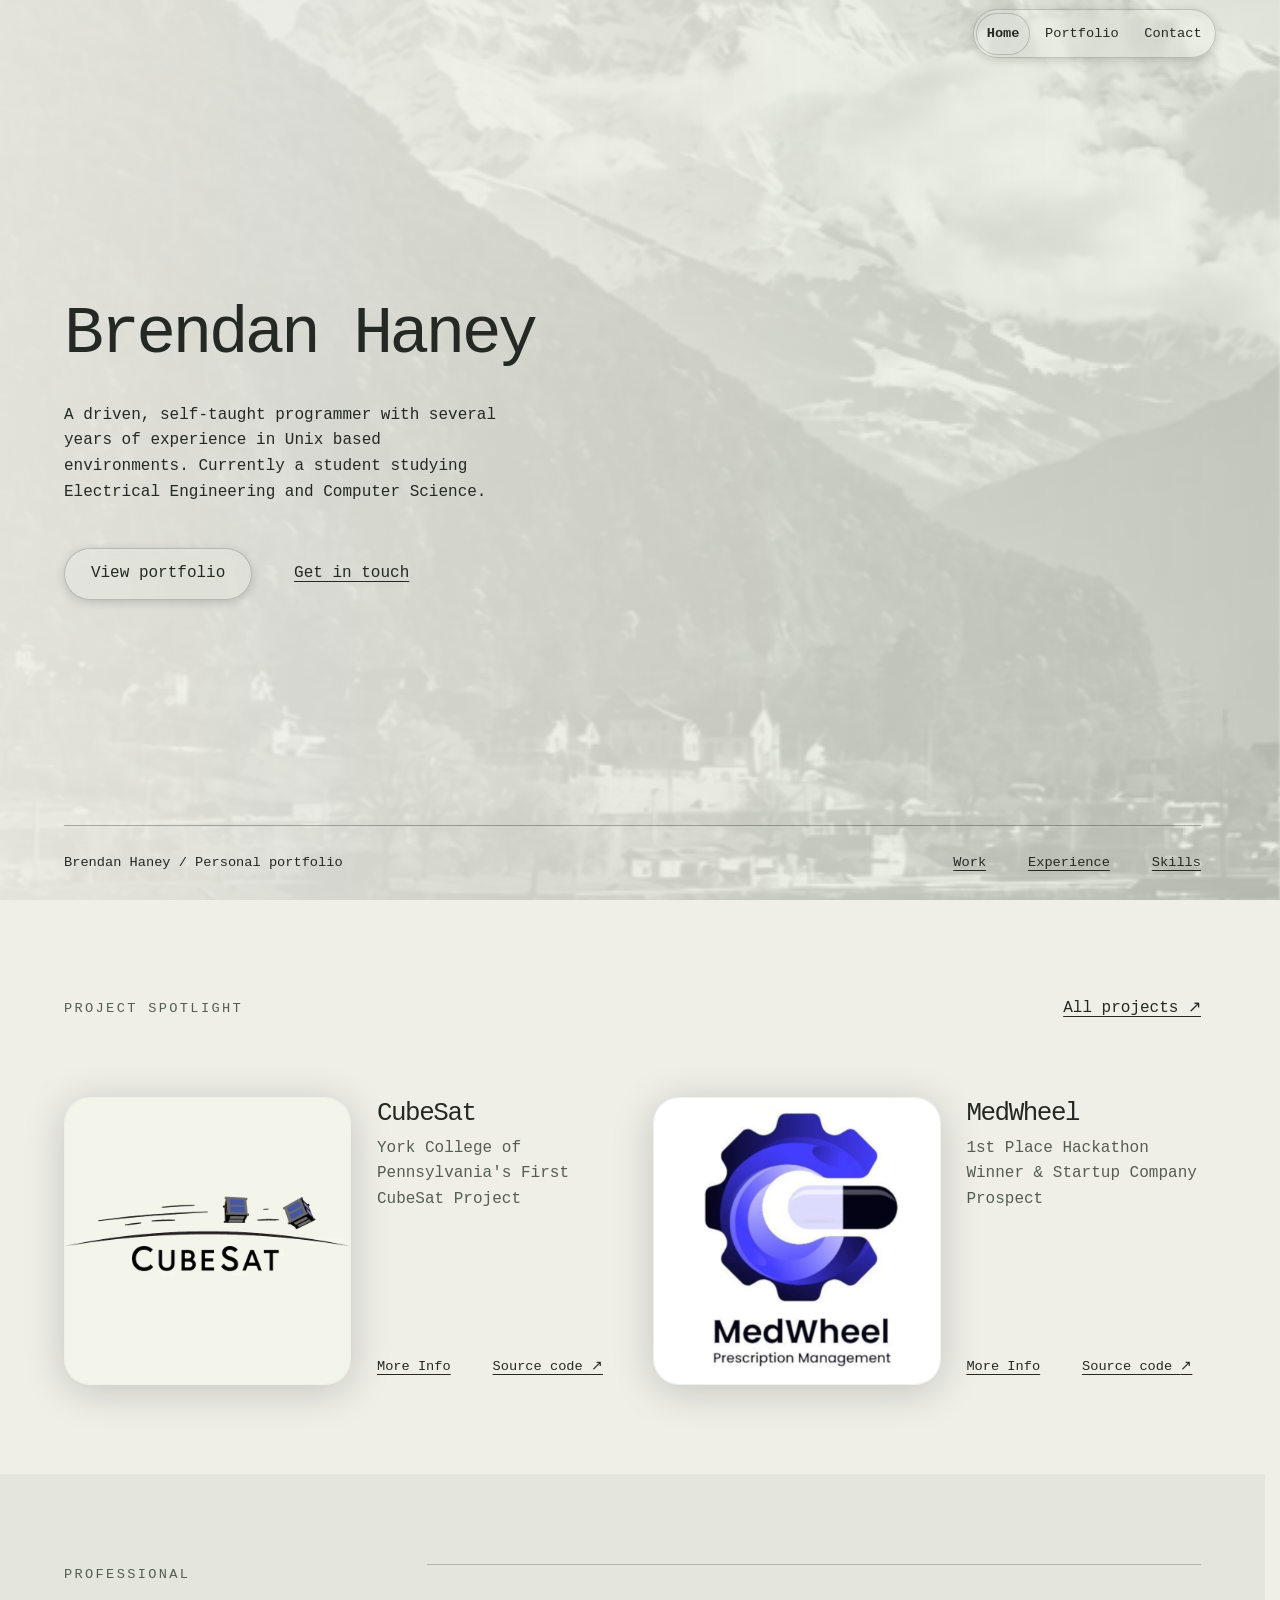
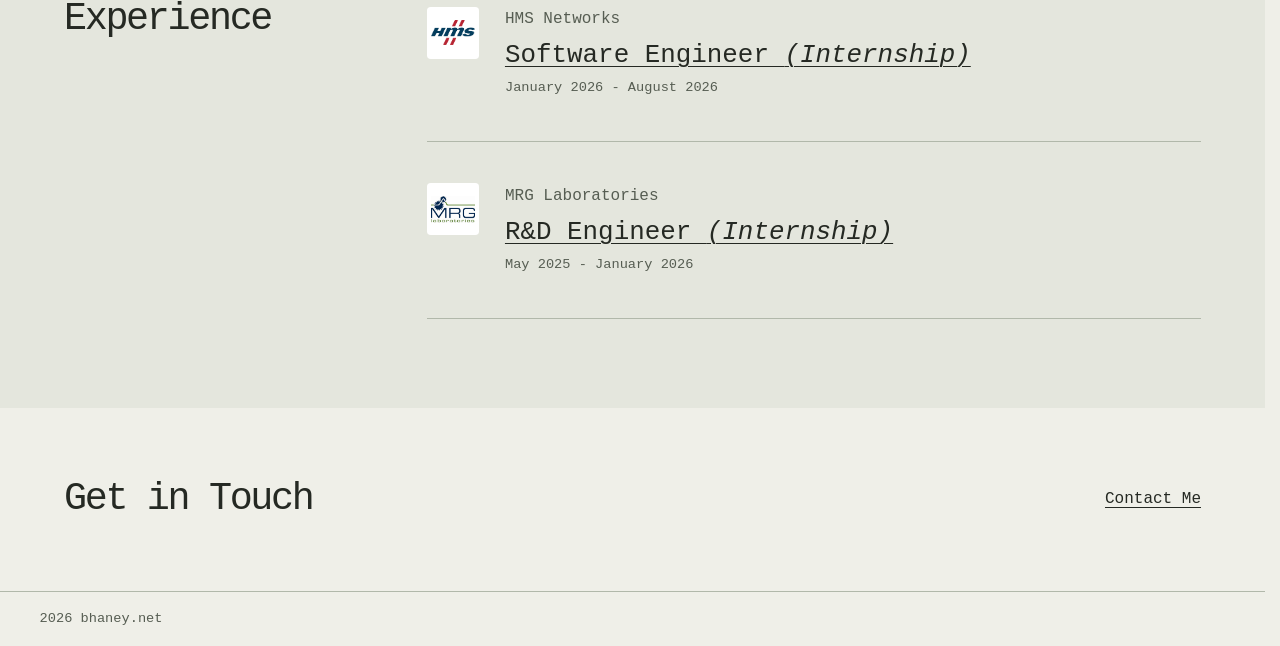
<file: index.html>
<!DOCTYPE html>
<html lang="en" class="glass">

<head>
    <meta charset="UTF-8">
    <meta name="viewport" content="width=device-width, initial-scale=1.0">
    <title>Brendan Haney</title>
    <link rel="stylesheet" href="css/root.css?v=separators-1">
    <link rel="stylesheet" href="css/elements.css?v=figure-captions-1">
    <link rel="stylesheet" href="css/animate.css?v=background-mobile-1">
    <link rel="stylesheet" href="css/glass.css?v=project-links-2">
    <link rel="stylesheet" href="css/popup.css?v=exit-3">
    <link rel="stylesheet" href="css/liquid-filters.css">
    <link rel="stylesheet" href="css/liquid.css?v=project-links-2">
</head>

<body class="home">
    <div class="background" aria-hidden="true">
        <img src="res/img/background.webp" width="1992" height="1136" alt="" fetchpriority="high">
    </div>
    <a class="skip" href="#main">Skip to content</a>
    <header class="topnav">
        <p class="brand">bhaney.net</p>
        <nav aria-label="Primary">
            <p aria-current="page">Home</p>
            <a href="portfolio.html">Portfolio</a>
            <a href="contact.html">Contact</a>
        </nav>
    </header>

    <main id="main" tabindex="-1">
        <section class="hero" aria-labelledby="intro-title">
            <div class="container intro">
                <div>
                    <h1 id="intro-title">Brendan Haney</h1>
                    <p>A driven, self-taught programmer with several years of experience in Unix based environments.
                        Currently a student studying Electrical Engineering and Computer Science.</p>
                    <div class="links">
                        <a class="button" href="portfolio.html">View portfolio</a>
                        <a class="link" href="contact.html">Get in touch</a>
                    </div>
                </div>
            </div>
            <div class="container shortcuts">
                <p>Brendan Haney / Personal portfolio</p>
                <nav aria-label="On this page">
                    <a href="#work">Work</a>
                    <a href="#experience">Experience</a>
                    <a href="#skills">Skills</a>
                </nav>
            </div>
        </section>

        <div class="sections">
            <section class="section container" id="work" aria-labelledby="work-title">
                <div class="section-heading reveal">
                    <p class="eyebrow" id="work-title">Project Spotlight</p>
                    <a class="link" href="portfolio.html">All projects <span aria-hidden="true">↗</span></a>
                </div>
                <div class="spotlight">
                    <article class="fade">
                        <a class="thumbnail" href="about-cubesat.html">
                            <img src="res/ico/cubesat.webp" loading="lazy">
                        </a>
                        <div>
                            <h3>CubeSat</h3>
                            <p>York College of Pennsylvania's First CubeSat Project</p>
                        </div>
                        <div class="links">
                            <a class="link" href="about-cubesat.html">More Info</a>
                            <a class="link" href="https://www.github.com/brendanhaney/ycp-cubesat">Source code <span
                                    aria-hidden="true">↗</span></a>
                        </div>
                    </article>
                    <article class="fade">
                        <a class="thumbnail" href="about-medwheel.html">
                            <img src="res/ico/medwheel-preview.webp" loading="lazy">
                        </a>
                        <div>
                            <h3>MedWheel</h3>
                            <p>1st Place Hackathon Winner &amp; Startup Company Prospect</p>
                        </div>
                        <div class="links">
                            <a class="link" href="about-medwheel.html">More Info</a>
                            <a class="link" href="https://www.github.com/pointerisnull/medwheel">Source code
                                <span aria-hidden="true">↗</span></a>
                        </div>
                    </article>
                </div>
            </section>

            <section class="section experience" id="experience">
                <div class="container columns">
                    <div class="reveal">
                        <p class="eyebrow">Professional</p>
                        <h2 id="experience-title">Experience</h2>
                    </div>
                    <div class="jobs">
                        <hr>
                        <article class="reveal">
                            <img class="logo" src="res/ico/hms.png" width="52" height="52" alt="" loading="lazy">
                            <div>
                                <p>HMS Networks</p>
                                <h3>
                                    <button type="button" class="role" commandfor="popup-hms" command="show-modal"
                                        aria-haspopup="dialog">Software Engineer <i>(Internship)</i></button>
                                </h3>
                                <p class="date">January 2026 - August 2026</p>
                            </div>
                        </article>
                        <hr>
                        <article class="reveal">
                            <img class="logo" src="res/ico/mrg.png" width="52" height="52" alt="" loading="lazy">
                            <div>
                                <p>MRG Laboratories</p>
                                <h3>
                                    <button type="button" class="role" commandfor="popup-mrg" command="show-modal"
                                        aria-haspopup="dialog">R&amp;D Engineer <i>(Internship)</i></button>
                                </h3>
                                <p class="date">May 2025 - January 2026</p>
                            </div>
                        </article>
                        <hr>
                    </div>
                </div>
            </section>

			<!--
            <section class="section container skills columns" id="skills" aria-labelledby="skills-title">
                <div>
                    <h2 class="reveal" id="skills-title">Skills</h2>
                    <figure class="portrait fade">
                        <button type="button" class="preview" commandfor="popup-portrait" command="show-modal"
                            aria-label="Enlarge portrait of Brendan Haney">
                            <img src="res/img/pfp-small.webp" width="600" height="900" alt="Brendan Haney"
                                loading="lazy">
                        </button>
                    </figure>
                </div>
                <div>
                    <section class="reveal" aria-labelledby="electronics-title">
                        <h3 id="electronics-title">Electronics</h3>
                        <p>Microcontrollers and edge hardware. My favorite projects so far have involved designing
                            circuits
                            that respond to software outputs, reinforcing my passion in bridging the gap between
                            software
                            and hardware design.</p>
                    </section>
                    <section class="reveal" aria-labelledby="software-title">
                        <h3 id="software-title">Software</h3>
                        <p>I am fluent in C, C++, and Python, and currently learning Rust. I have about five years of
                            programming experience <i>(with one of them being professional)</i>. Some of my personal
                            software can be found on my <a href="portfolio.html">Portfolio</a> page.</p>
                    </section>
                    <section class="reveal" aria-labelledby="linux-title">
                        <h3 id="linux-title">Linux</h3>
                        <p>My operating system of choice since 2020. I am deeply familiar with all things Linux
                            maintainence, troubleshooting, installation, configuration, shell usage, and security. This
                            includes both desktop and serverside.</p>
                    </section>
                </div>
            </section>
			-->

            <section class="contact-banner">
                <div class="container reveal">
                    <h2 id="contact-title">Get in Touch</h2>
                    <a href="contact.html">Contact Me</a>
                </div>
            </section>

        </div>
    </main>

    <dialog class="popup image-popup" id="popup-portrait" aria-labelledby="popup-portrait-title">
        <div class="toolbar">
            <button type="button" class="close" commandfor="popup-portrait" command="close"
                aria-label="Close image preview" autofocus>
                <svg viewBox="0 0 24 24" width="1em" height="1em" fill="none" stroke="currentColor" stroke-width="1.618"
                    stroke-linecap="round" aria-hidden="true" focusable="false">
                    <path d="m6 6 12 12M18 6 6 18" />
                </svg>
            </button>
        </div>
        <div class="content">
            <figure>
                <div class="image" style="--image-width: 2656px; --image-ratio: 2656 / 3984">
                    <img src="res/img/pfp.jpg" width="2656" height="3984" alt="Brendan Haney" loading="lazy"
                        decoding="async">
                </div>
                <figcaption id="popup-portrait-title">Me in Switzerland</figcaption>
            </figure>
        </div>
    </dialog>

    <dialog class="popup experience-popup" id="popup-hms" aria-labelledby="popup-hms-title">
        <div class="toolbar">
            <button type="button" class="close" commandfor="popup-hms" command="close"
                aria-label="Close experience details" autofocus>
                <svg viewBox="0 0 24 24" width="1em" height="1em" fill="none" stroke="currentColor" stroke-width="1.618"
                    stroke-linecap="round" aria-hidden="true" focusable="false">
                    <path d="m6 6 12 12M18 6 6 18" />
                </svg>
            </button>
        </div>
        <div class="content">
            <img class="logo" src="res/ico/hms.png" width="52" height="52" alt="" loading="lazy">
            <h2 id="popup-hms-title">HMS Networks</h2>
            <h3>Software Engineer <i>(Internship)</i></h3>
            <p class="date">January 2026 - August 2026</p>
            <p>Secured $500K in annual revenue by implementing a customer-requested Dynamic DNS feature in Crimson
                Software using C++</p>
            <p>Developed full-stack client/server logic in C++ to validate and enable optional paid features</p>
            <p>Resolved serial communication issues by analyzing hardware components and verifying proper signal
                generation</p>
            <p>Built a full-stack internal testing tool, developing both the Python backend and a Qt GUI</p>
			<p><a href="https://www.hms-networks.com/sw/crimson/32">Crimson release 3.2.1056</a> includes three features that 
				I developed during my time at HMS.</p>

        </div>
    </dialog>

    <dialog class="popup experience-popup" id="popup-mrg" aria-labelledby="popup-mrg-title">
        <div class="toolbar">
            <button type="button" class="close" commandfor="popup-mrg" command="close"
                aria-label="Close experience details" autofocus>
                <svg viewBox="0 0 24 24" width="1em" height="1em" fill="none" stroke="currentColor" stroke-width="1.618"
                    stroke-linecap="round" aria-hidden="true" focusable="false">
                    <path d="m6 6 12 12M18 6 6 18" />
                </svg>
            </button>
        </div>
        <div class="content">
            <img class="logo" src="res/ico/mrg.png" width="52" height="52" alt="" loading="lazy">
            <h2 id="popup-mrg-title">MRG Laboratories</h2>
            <h3>R&amp;D Engineer <i>(Internship)</i></h3>
            <p class="date">May 2025 - January 2026</p>
			<p>Designed and developed the full control circuit in KiCad for the Grease Thief Analyzer Mini 3.0, integrating 
			motor control, voltage regulation and microprocessor functionality</p>
			<p>Developed a customer-facing desktop application in Python with SQL integration, streamlining grease analysis 
			workflows and improving user accessibility</p>
			
			<br>

			<a href="https://manufacturingpa.org/news/2026/09/08-york-mrg-pennair-hanover.html">
				One of the projects I worked on was featured here <span aria-hidden="true">↗</span>
			</a>
        </div>
    </dialog>

    <footer class="footer">
        <p>2026 bhaney.net</p>
    </footer>
</body>

</html>
</file>
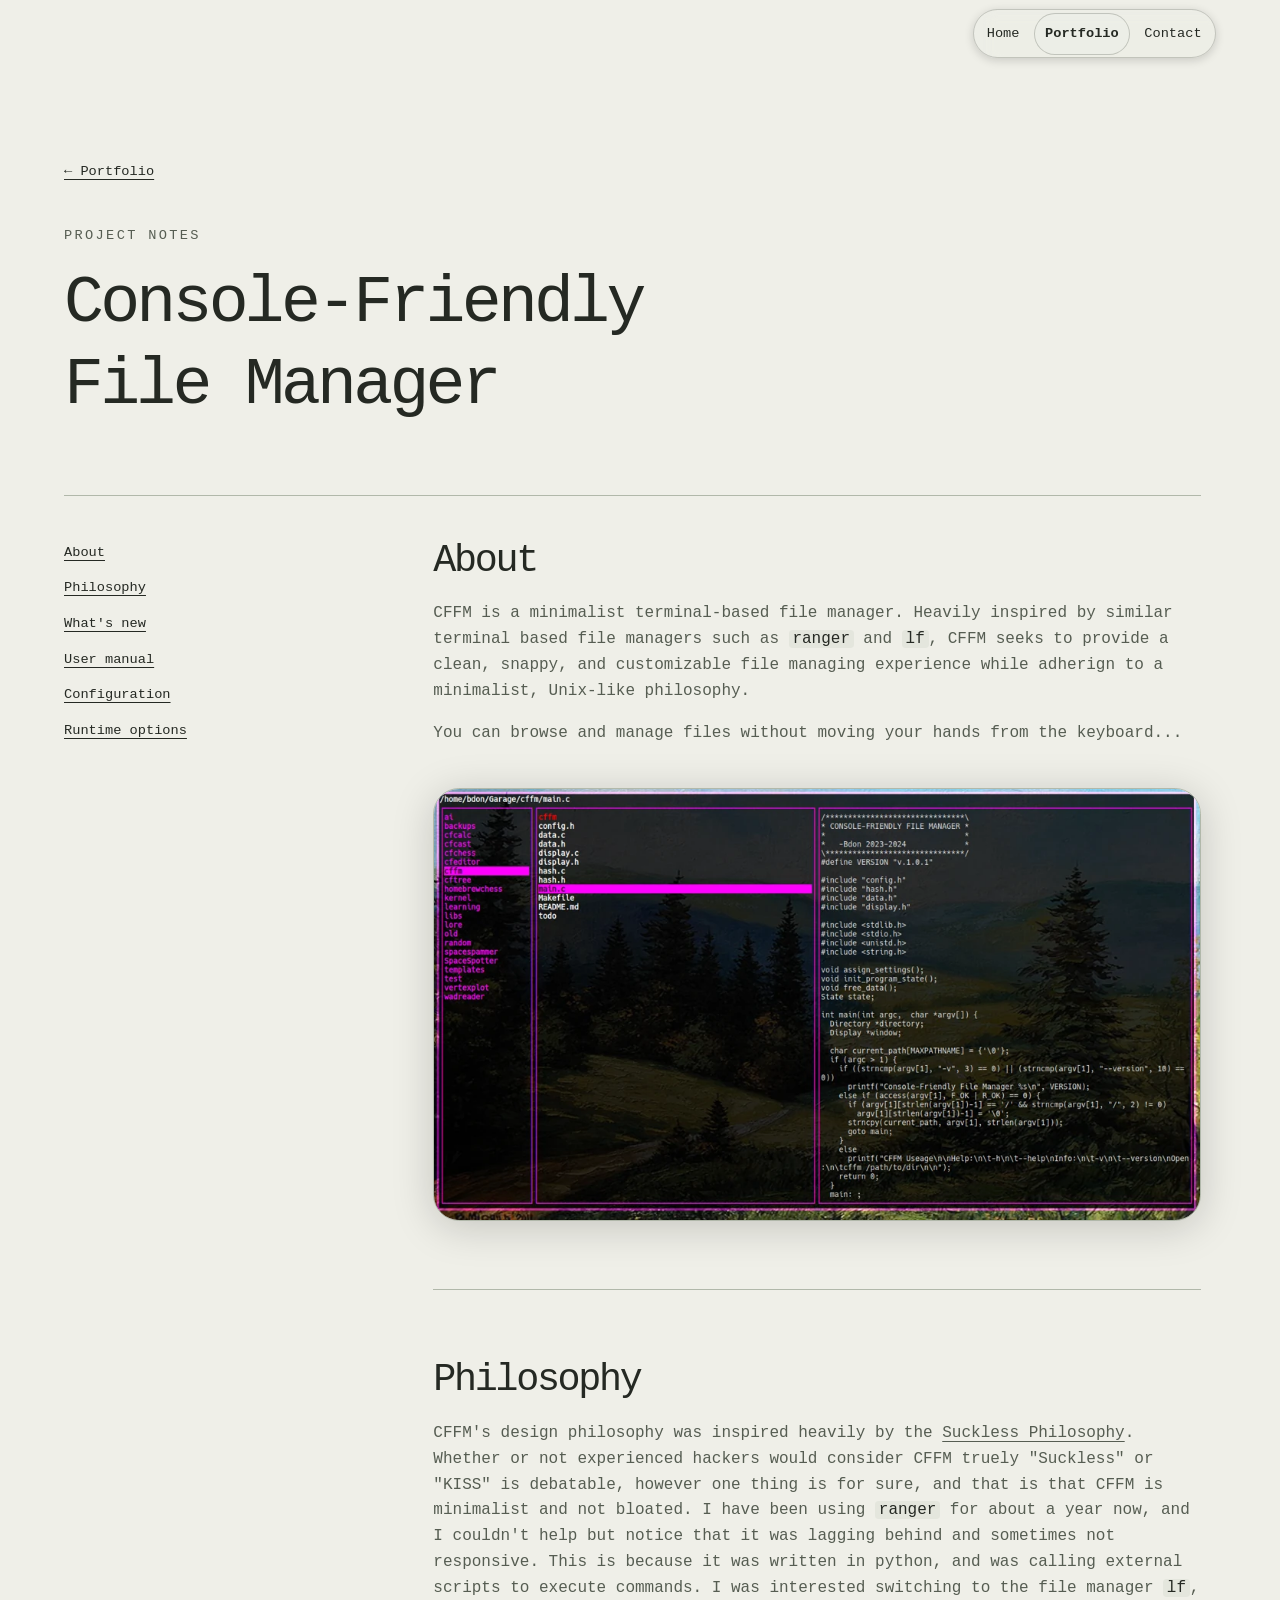
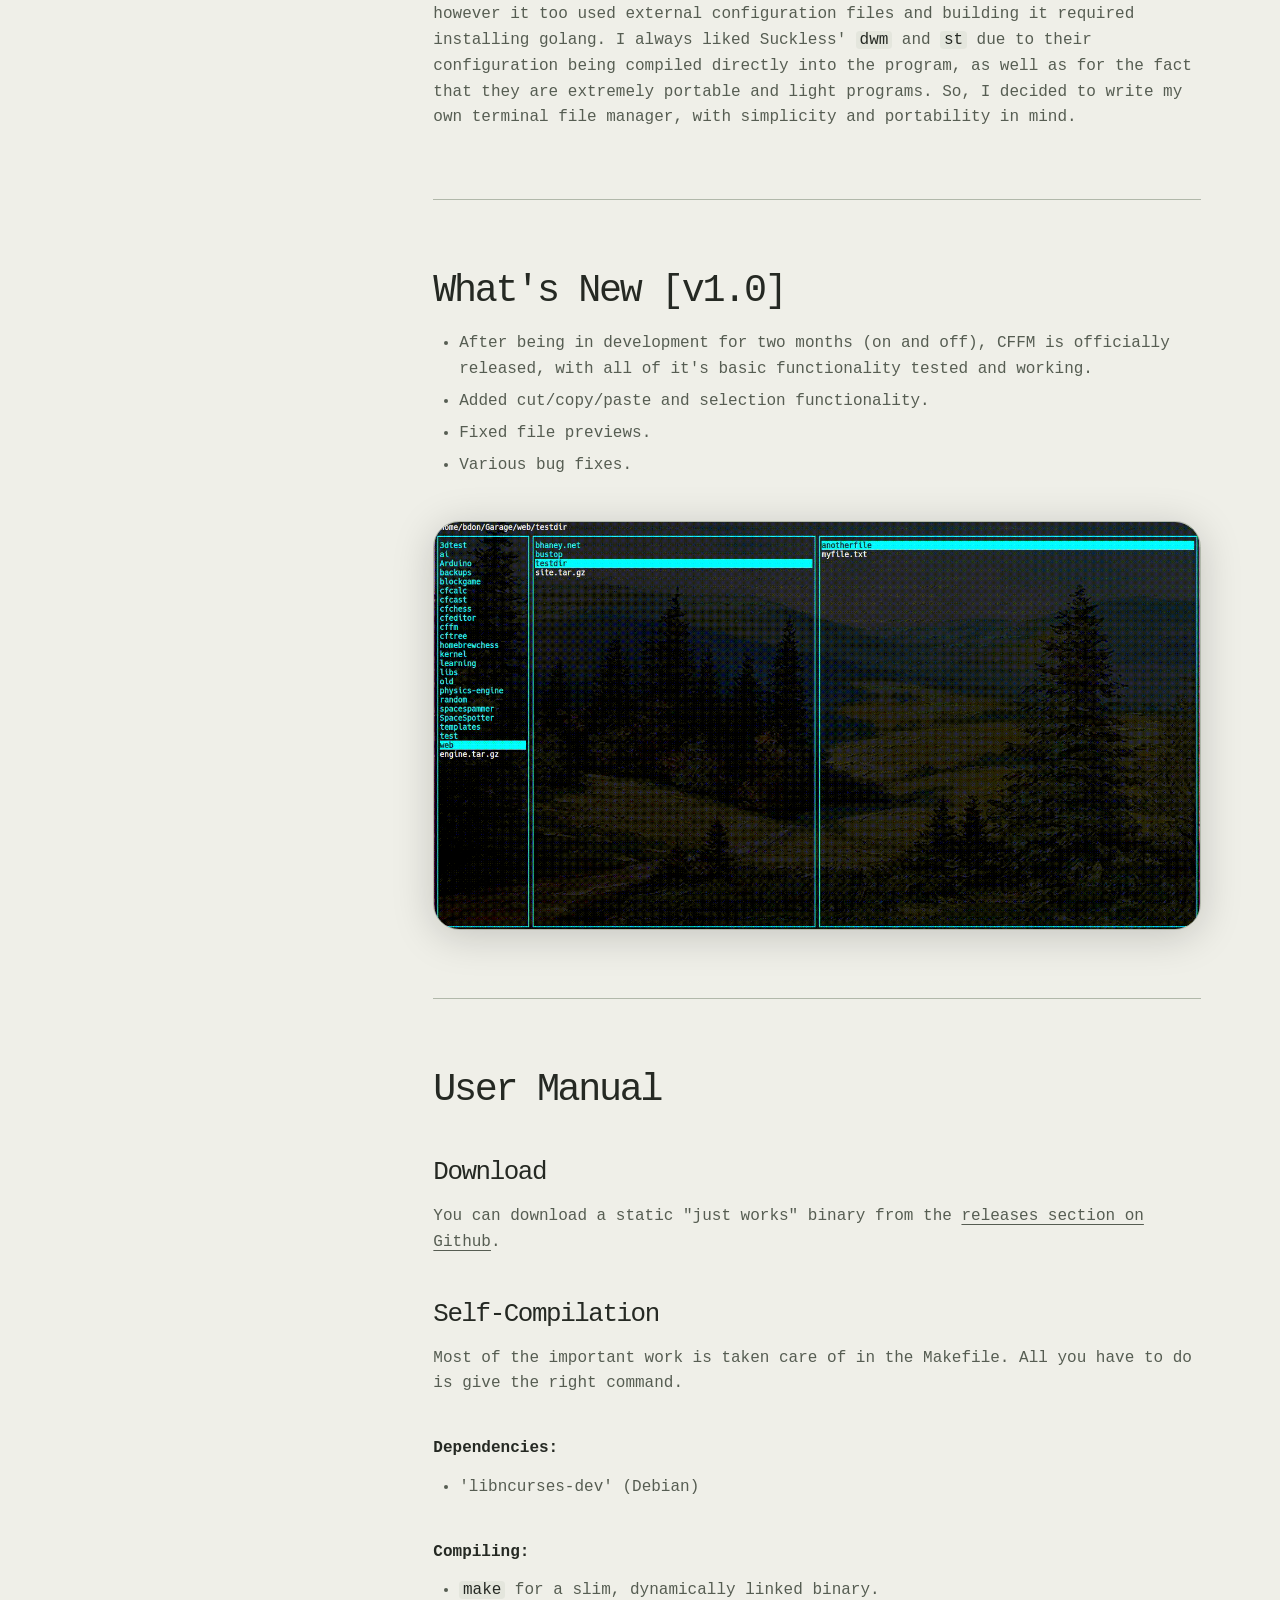
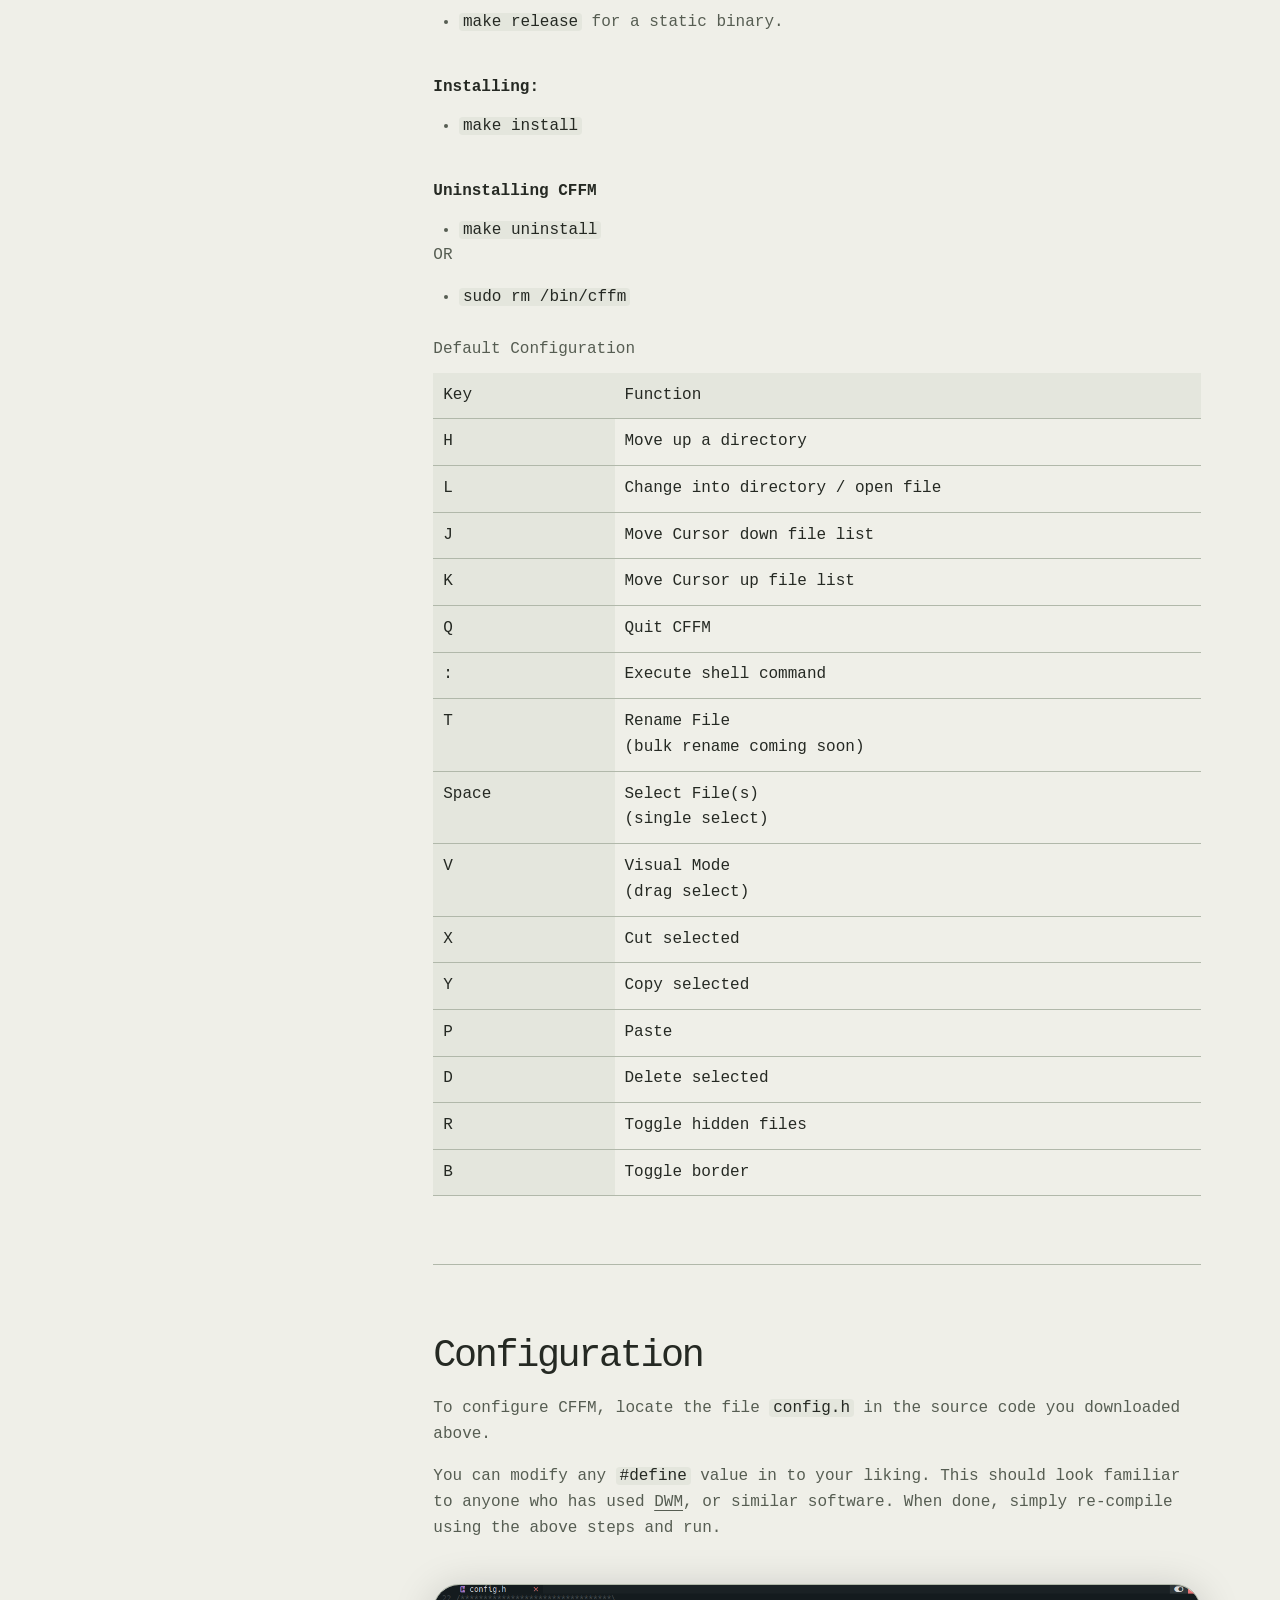
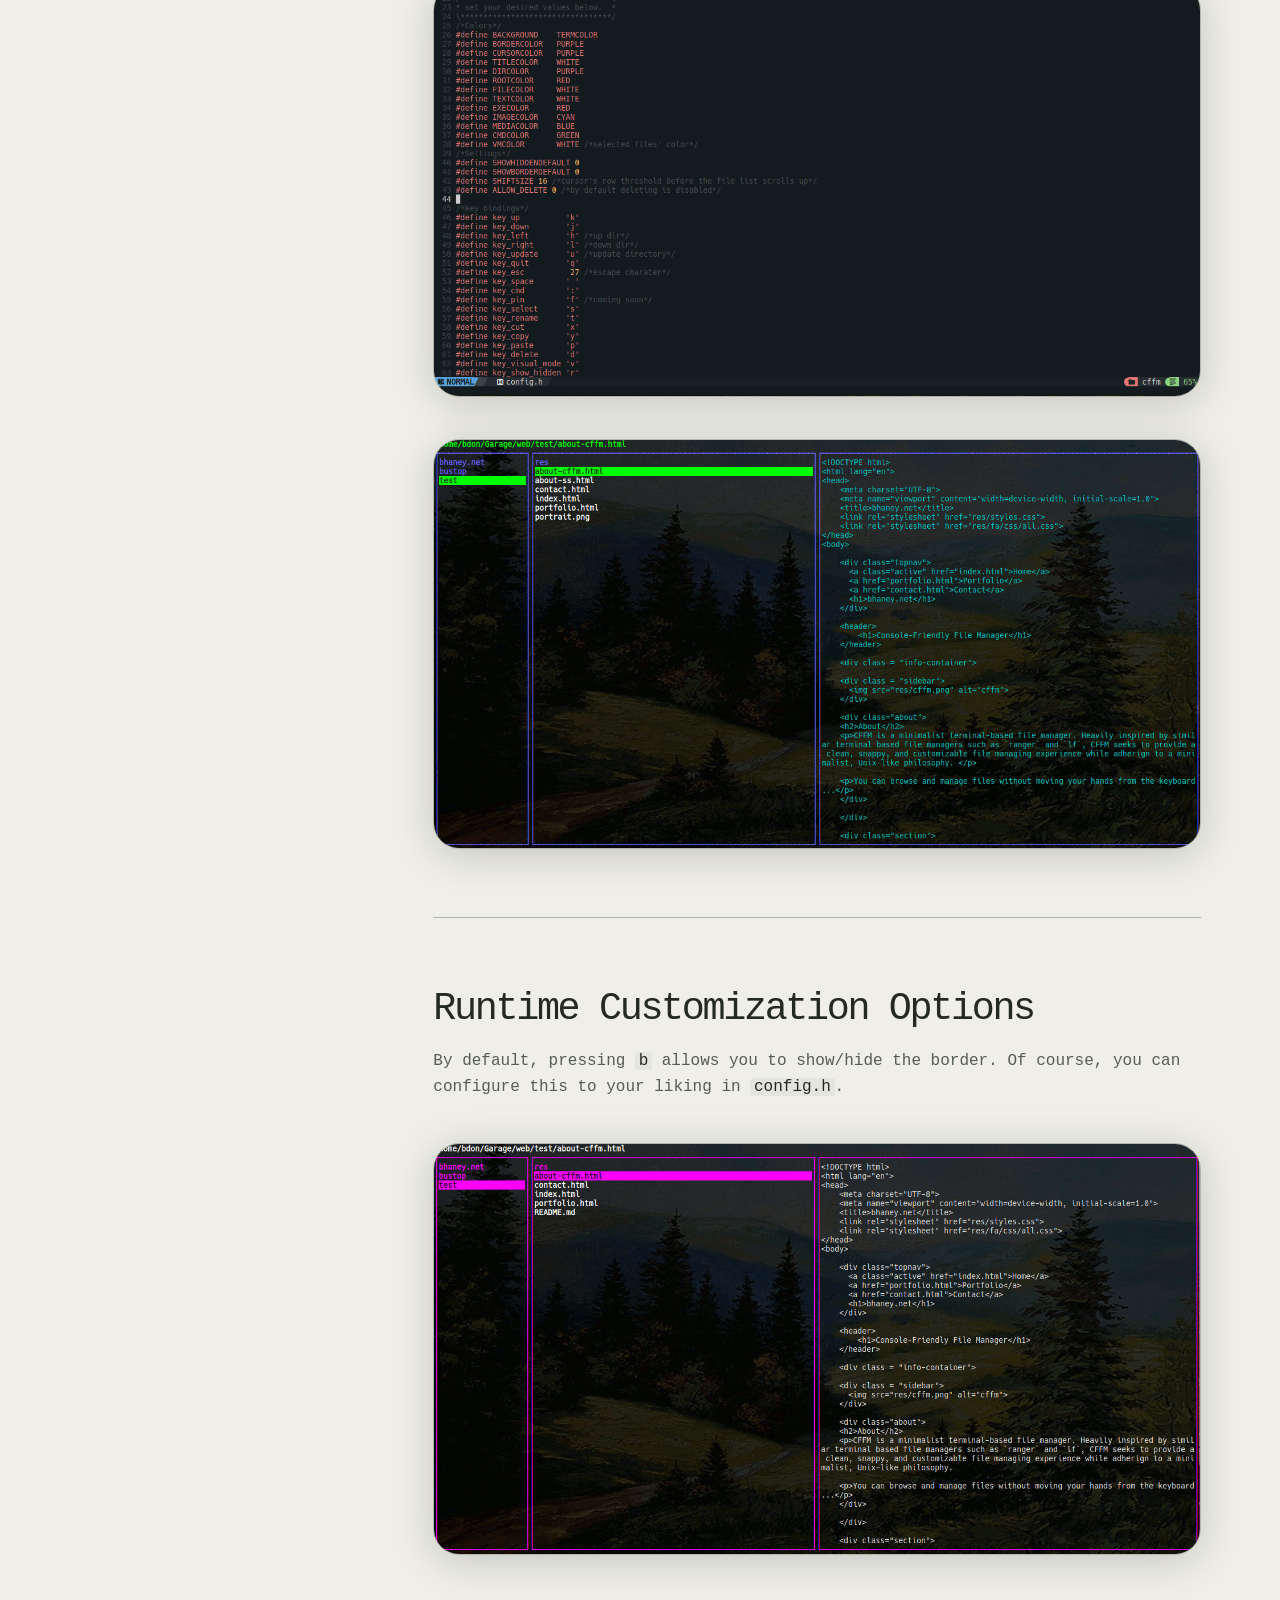
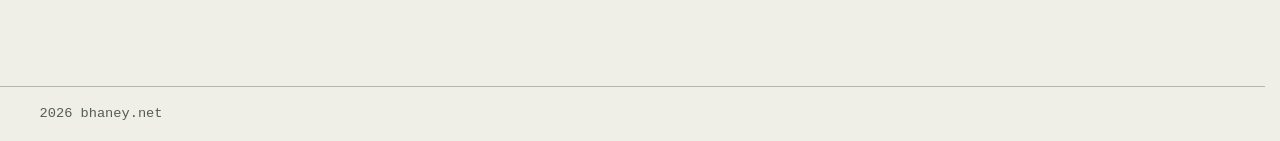
<file: about-cffm.html>
<!DOCTYPE html>
<html lang="en" class="glass">

<head>
    <meta charset="UTF-8">
    <meta name="viewport" content="width=device-width, initial-scale=1.0">
    <title>bhaney.net</title>
    <link rel="stylesheet" href="css/root.css">
    <link rel="stylesheet" href="css/elements.css?v=figure-captions-1">
    <link rel="stylesheet" href="css/animate.css?v=css-3">
    <link rel="stylesheet" href="css/glass.css">
    <link rel="stylesheet" href="css/popup.css?v=exit-3">
    <link rel="stylesheet" href="css/liquid-filters.css">
    <link rel="stylesheet" href="css/liquid.css?v=svg">
</head>

<body class="project-page">
    <a class="skip" href="#main">Skip to content</a>

    <header class="topnav">
        <a class="brand" href="index.html">bhaney.net</a>
        <nav aria-label="Primary">
            <a href="index.html">Home</a>
            <a href="portfolio.html" aria-current="location">Portfolio</a>
            <a href="contact.html">Contact</a>
        </nav>
    </header>

    <main id="main" tabindex="-1">
        <header class="page-header container">
            <a class="back" href="portfolio.html">← Portfolio</a>
            <p class="eyebrow">Project notes</p>
            <h1>Console-Friendly File Manager</h1>
        </header>

        <div class="container article">
            <nav class="contents" aria-label="On this page">
                <a href="#about">About</a>
                <a href="#philosophy">Philosophy</a>
                <a href="#release">What's new</a>
                <a href="#manual">User manual</a>
                <a href="#configuration">Configuration</a>
                <a href="#runtime">Runtime options</a>
            </nav>

            <article class="prose">
                <section id="about">
                    <h2 class="reveal">About</h2>
                    <p class="reveal">CFFM is a minimalist terminal-based file manager. Heavily inspired by similar
                        terminal based file managers such as <code>ranger</code> and <code>lf</code>, CFFM seeks to
                        provide a clean, snappy, and customizable file managing experience while adherign to a
                        minimalist, Unix-like philosophy.</p>
                    <p class="reveal">You can browse and manage files without moving your hands from the keyboard...</p>
                    <figure class="fade">
                        <button type="button" class="preview" commandfor="cffm-file-manager-preview"
                            command="show-modal" aria-label="Enlarge CFFM file manager screenshot">
                            <img src="res/img/cffm-preview.webp"
                                alt="CFFM showing a directory tree, file list, and C source preview." width="1000"
                                height="562" loading="lazy">
                        </button>
                    </figure>
                </section>

                <section class="reveal" id="philosophy">
                    <h2>Philosophy</h2>
                    <p>CFFM's design philosophy was inspired heavily by the <a href="https://suckless.org/philosophy/">
                            Suckless Philosophy</a>. Whether or not experienced hackers would consider CFFM truely
                        "Suckless" or "KISS" is debatable, however one thing is for sure, and that is that CFFM is
                        minimalist and not bloated. I have been using <code>ranger</code> for about a year now, and I
                        couldn't help but notice that it was lagging behind and sometimes not responsive. This is
                        because it was written in python, and was calling external scripts to execute commands. I was
                        interested switching to the file manager <code>lf</code>, however it too used external
                        configuration files and building it required installing golang. I always liked Suckless'
                        <code>dwm</code> and <code>st</code> due to their configuration being compiled directly into the
                        program, as well as for the fact that they are extremely portable and light programs. So, I
                        decided to write my own terminal file manager, with simplicity and portability in mind.</p>
                </section>

                <section id="release">
                    <h2 class="reveal">What's New [v1.0]</h2>
                    <ul class="reveal">
                        <li>After being in development for two months (on and off), CFFM is officially released, with
                            all of it's basic functionality tested and working.</li>
                        <li>Added cut/copy/paste and selection functionality.</li>
                        <li>Fixed file previews.</li>
                        <li>Various bug fixes.</li>
                    </ul>
                    <figure class="fade">
                        <button type="button" class="preview" commandfor="cffm-file-browsing-preview"
                            command="show-modal" aria-label="Enlarge CFFM file browsing demonstration">
                            <img src="res/img/cffm-useage-preview.webp"
                                alt="Still frame from the CFFM file browsing demonstration." width="1348" height="717"
                                loading="lazy">
                        </button>
                    </figure>
                </section>

                <section class="reveal" id="manual">
                    <h2>User Manual</h2>
                    <h3>Download</h3>
                    <p>You can download a static &quot;just works&quot; binary from the <a
                            href="https://github.com/pointerisnull/cffm/releases">releases section on Github</a>.</p>
                    <h3>Self-Compilation</h3>
                    <p>Most of the important work is taken care of in the Makefile. All you have to do is give the right
                        command.</p>
                    <h4>Dependencies:</h4>
                    <ul>
                        <li>'libncurses-dev' (Debian)</li>
                    </ul>
                    <h4>Compiling:</h4>
                    <ul>
                        <li><code>make</code> for a slim, dynamically linked binary.</li>
                        <li><code>make release</code> for a static binary.</li>
                    </ul>
                    <h4>Installing:</h4>
                    <ul>
                        <li><code>make install</code></li>
                    </ul>
                    <h4>Uninstalling CFFM</h4>
                    <ul>
                        <li><code>make uninstall</code></li>
                    </ul>
                    <p>OR</p>
                    <ul>
                        <li><code>sudo rm /bin/cffm</code></li>
                    </ul>
                    <table>
                        <caption>Default Configuration</caption>
                        <thead>
                            <tr>
                                <th scope="col">Key</th>
                                <th scope="col">Function</th>
                            </tr>
                        </thead>
                        <tbody>
                            <tr>
                                <th scope="row"><kbd>H</kbd></th>
                                <td>Move up a directory</td>
                            </tr>
                            <tr>
                                <th scope="row"><kbd>L</kbd></th>
                                <td>Change into directory / open file</td>
                            </tr>
                            <tr>
                                <th scope="row"><kbd>J</kbd></th>
                                <td>Move Cursor down file list</td>
                            </tr>
                            <tr>
                                <th scope="row"><kbd>K</kbd></th>
                                <td>Move Cursor up file list</td>
                            </tr>
                            <tr>
                                <th scope="row"><kbd>Q</kbd></th>
                                <td>Quit CFFM</td>
                            </tr>
                            <tr>
                                <th scope="row"><kbd>:</kbd></th>
                                <td>Execute shell command</td>
                            </tr>
                            <tr>
                                <th scope="row"><kbd>T</kbd></th>
                                <td>Rename File <br>(bulk rename coming soon)</td>
                            </tr>
                            <tr>
                                <th scope="row"><kbd>Space</kbd></th>
                                <td>Select File(s)<br>(single select)</td>
                            </tr>
                            <tr>
                                <th scope="row"><kbd>V</kbd></th>
                                <td>Visual Mode <br>(drag select)</td>
                            </tr>
                            <tr>
                                <th scope="row"><kbd>X</kbd></th>
                                <td>Cut selected</td>
                            </tr>
                            <tr>
                                <th scope="row"><kbd>Y</kbd></th>
                                <td>Copy selected</td>
                            </tr>
                            <tr>
                                <th scope="row"><kbd>P</kbd></th>
                                <td>Paste</td>
                            </tr>
                            <tr>
                                <th scope="row"><kbd>D</kbd></th>
                                <td>Delete selected</td>
                            </tr>
                            <tr>
                                <th scope="row"><kbd>R</kbd></th>
                                <td>Toggle hidden files</td>
                            </tr>
                            <tr>
                                <th scope="row"><kbd>B</kbd></th>
                                <td>Toggle border</td>
                            </tr>
                        </tbody>
                    </table>
                </section>

                <section id="configuration">
                    <h2 class="reveal">Configuration</h2>
                    <p class="reveal">To configure CFFM, locate the file <code>config.h</code> in the source code you
                        downloaded above.</p>
                    <p class="reveal">You can modify any <code>#define</code> value in to your liking. This should look
                        familiar to anyone who has used <a href="https://dwm.suckless.org/">DWM</a>, or similar
                        software. When done, simply re-compile using the above steps and run.</p>
                    <figure class="fade">
                        <button type="button" class="preview" commandfor="cffm-configuration-preview"
                            command="show-modal" aria-label="Enlarge CFFM configuration screenshot">
                            <img src="res/img/config.h.png"
                                alt="CFFM config.h showing color values, settings, and key bindings." width="1339"
                                height="720" loading="lazy">
                        </button>
                    </figure>
                    <figure class="fade">
                        <button type="button" class="preview" commandfor="cffm-customization-preview"
                            command="show-modal" aria-label="Enlarge CFFM appearance customization demonstration">
                            <img src="res/img/cffm-custom-preview.webp"
                                alt="Still frame from the CFFM appearance customization demonstration." width="1345"
                                height="717" loading="lazy">
                        </button>
                    </figure>
                </section>

                <section id="runtime">
                    <h2 class="reveal">Runtime Customization Options</h2>
                    <p class="reveal">By default, pressing <code>b</code> allows you to show/hide the border. Of course,
                        you can configure this to your liking in <code>config.h</code>.</p>
                    <figure class="fade">
                        <button type="button" class="preview" commandfor="cffm-border-visibility-preview"
                            command="show-modal" aria-label="Enlarge CFFM border visibility demonstration">
                            <img src="res/img/borderswitch-preview.webp"
                                alt="Still frame from the CFFM border visibility demonstration." width="1346"
                                height="720" loading="lazy">
                        </button>
                    </figure>
                </section>
            </article>
        </div>
    </main>

    <dialog class="popup image-popup" id="cffm-file-manager-preview"
        aria-labelledby="cffm-file-manager-preview-caption">
        <div class="toolbar">
            <button type="button" class="close" commandfor="cffm-file-manager-preview" command="close"
                aria-label="Close image preview" autofocus>
                <svg viewBox="0 0 24 24" width="1em" height="1em" fill="none" stroke="currentColor" stroke-width="1.618"
                    stroke-linecap="round" aria-hidden="true" focusable="false">
                    <path d="m6 6 12 12M18 6 6 18" />
                </svg>
            </button>
        </div>
        <div class="content">
            <figure>
                <div class="image" style="--image-width: 1366px; --image-ratio: 1366 / 768">
                    <img src="res/img/cffm.png" alt="CFFM showing a directory tree, file list, and C source preview."
                        loading="lazy" width="1366" height="768" decoding="async">
                </div>
                <figcaption id="cffm-file-manager-preview-caption">CFFM file manager screenshot</figcaption>
            </figure>
        </div>
    </dialog>

    <dialog class="popup image-popup" id="cffm-file-browsing-preview"
        aria-labelledby="cffm-file-browsing-preview-caption">
        <div class="toolbar">
            <button type="button" class="close" commandfor="cffm-file-browsing-preview" command="close"
                aria-label="Close image preview" autofocus>
                <svg viewBox="0 0 24 24" width="1em" height="1em" fill="none" stroke="currentColor" stroke-width="1.618"
                    stroke-linecap="round" aria-hidden="true" focusable="false">
                    <path d="m6 6 12 12M18 6 6 18" />
                </svg>
            </button>
        </div>
        <div class="content">
            <figure>
                <div class="image" style="--image-width: 1348px; --image-ratio: 1348 / 717">
                    <img src="res/img/cffm-useage.gif" alt="Still frame from the CFFM file browsing demonstration."
                        loading="lazy" width="1348" height="717" decoding="async">
                </div>
                <figcaption id="cffm-file-browsing-preview-caption">CFFM file browsing animation</figcaption>
            </figure>
        </div>
    </dialog>

    <dialog class="popup image-popup" id="cffm-configuration-preview"
        aria-labelledby="cffm-configuration-preview-caption">
        <div class="toolbar">
            <button type="button" class="close" commandfor="cffm-configuration-preview" command="close"
                aria-label="Close image preview" autofocus>
                <svg viewBox="0 0 24 24" width="1em" height="1em" fill="none" stroke="currentColor" stroke-width="1.618"
                    stroke-linecap="round" aria-hidden="true" focusable="false">
                    <path d="m6 6 12 12M18 6 6 18" />
                </svg>
            </button>
        </div>
        <div class="content">
            <figure>
                <div class="image" style="--image-width: 1339px; --image-ratio: 1339 / 720">
                    <img src="res/img/config.h.png"
                        alt="CFFM config.h showing color values, settings, and key bindings." width="1339" height="720"
                        loading="lazy" decoding="async">
                </div>
                <figcaption id="cffm-configuration-preview-caption">CFFM config.h showing color values, settings, and
                    key bindings.</figcaption>
            </figure>
        </div>
    </dialog>

    <dialog class="popup image-popup" id="cffm-customization-preview"
        aria-labelledby="cffm-customization-preview-caption">
        <div class="toolbar">
            <button type="button" class="close" commandfor="cffm-customization-preview" command="close"
                aria-label="Close image preview" autofocus>
                <svg viewBox="0 0 24 24" width="1em" height="1em" fill="none" stroke="currentColor" stroke-width="1.618"
                    stroke-linecap="round" aria-hidden="true" focusable="false">
                    <path d="m6 6 12 12M18 6 6 18" />
                </svg>
            </button>
        </div>
        <div class="content">
            <figure>
                <div class="image" style="--image-width: 1345px; --image-ratio: 1345 / 717">
                    <img src="res/img/cffm-custom.gif"
                        alt="Still frame from the CFFM appearance customization demonstration." loading="lazy"
                        width="1345" height="717" decoding="async">
                </div>
                <figcaption id="cffm-customization-preview-caption">CFFM appearance customization animation</figcaption>
            </figure>
        </div>
    </dialog>

    <dialog class="popup image-popup" id="cffm-border-visibility-preview"
        aria-labelledby="cffm-border-visibility-preview-caption">
        <div class="toolbar">
            <button type="button" class="close" commandfor="cffm-border-visibility-preview" command="close"
                aria-label="Close image preview" autofocus>
                <svg viewBox="0 0 24 24" width="1em" height="1em" fill="none" stroke="currentColor" stroke-width="1.618"
                    stroke-linecap="round" aria-hidden="true" focusable="false">
                    <path d="m6 6 12 12M18 6 6 18" />
                </svg>
            </button>
        </div>
        <div class="content">
            <figure>
                <div class="image" style="--image-width: 1346px; --image-ratio: 1346 / 720">
                    <img src="res/img/borderswitch.gif" alt="Still frame from the CFFM border visibility demonstration."
                        loading="lazy" width="1346" height="720" decoding="async">
                </div>
                <figcaption id="cffm-border-visibility-preview-caption">CFFM border visibility animation</figcaption>
            </figure>
        </div>
    </dialog>

    <footer class="footer">
        <p>2026 bhaney.net</p>
    </footer>
</body>

</html>
</file>
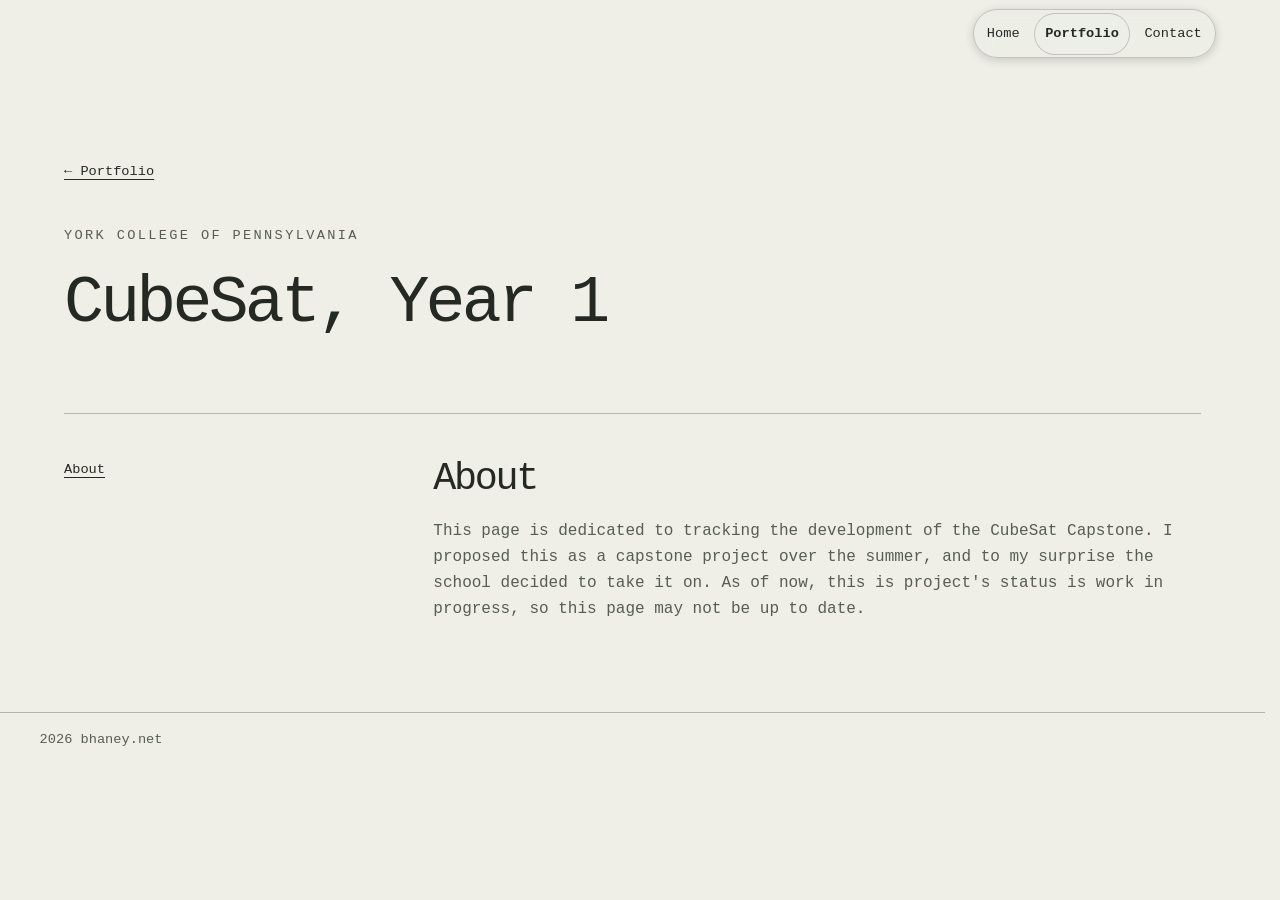
<file: about-cubesat.html>
<!DOCTYPE html>
<html lang="en" class="glass">

<head>
    <meta charset="UTF-8">
    <meta name="viewport" content="width=device-width, initial-scale=1.0">
    <title>bhaney.net</title>
    <link rel="stylesheet" href="css/root.css">
    <link rel="stylesheet" href="css/elements.css?v=figure-captions-1">
    <link rel="stylesheet" href="css/animate.css?v=css-3">
    <link rel="stylesheet" href="css/glass.css">
    <link rel="stylesheet" href="css/popup.css?v=exit-3">
    <link rel="stylesheet" href="css/liquid-filters.css">
    <link rel="stylesheet" href="css/liquid.css?v=svg">
</head>

<body class="project-page">
    <a class="skip" href="#main">Skip to content</a>

    <header class="topnav">
        <a class="brand" href="index.html">bhaney.net</a>
        <nav aria-label="Primary">
            <a href="index.html">Home</a>
            <a href="portfolio.html" aria-current="location">Portfolio</a>
            <a href="contact.html">Contact</a>
        </nav>
    </header>

    <main id="main" tabindex="-1">
        <header class="page-header container">
            <a class="back" href="portfolio.html">← Portfolio</a>
            <p class="eyebrow">York College of Pennsylvania</p>
            <h1>CubeSat, Year 1</h1>
        </header>

        <div class="container article">
            <nav class="contents" aria-label="On this page">
                <a href="#about">About</a>

            </nav>

            <article class="prose">
                <section id="about">
                    <h2 class="reveal">About</h2>
                    <p class="reveal">This page is dedicated to tracking the development of the CubeSat Capstone. 
					I proposed this as a capstone project over the summer, and to my surprise the school decided to take it on. 
					As of now, this is project's status is work in progress, so this page may not be up to date.
					</p>

                </section>

        </div>
    </main>

 
    <footer class="footer">
        <p>2026 bhaney.net</p>
    </footer>
</body>

</html>
</file>
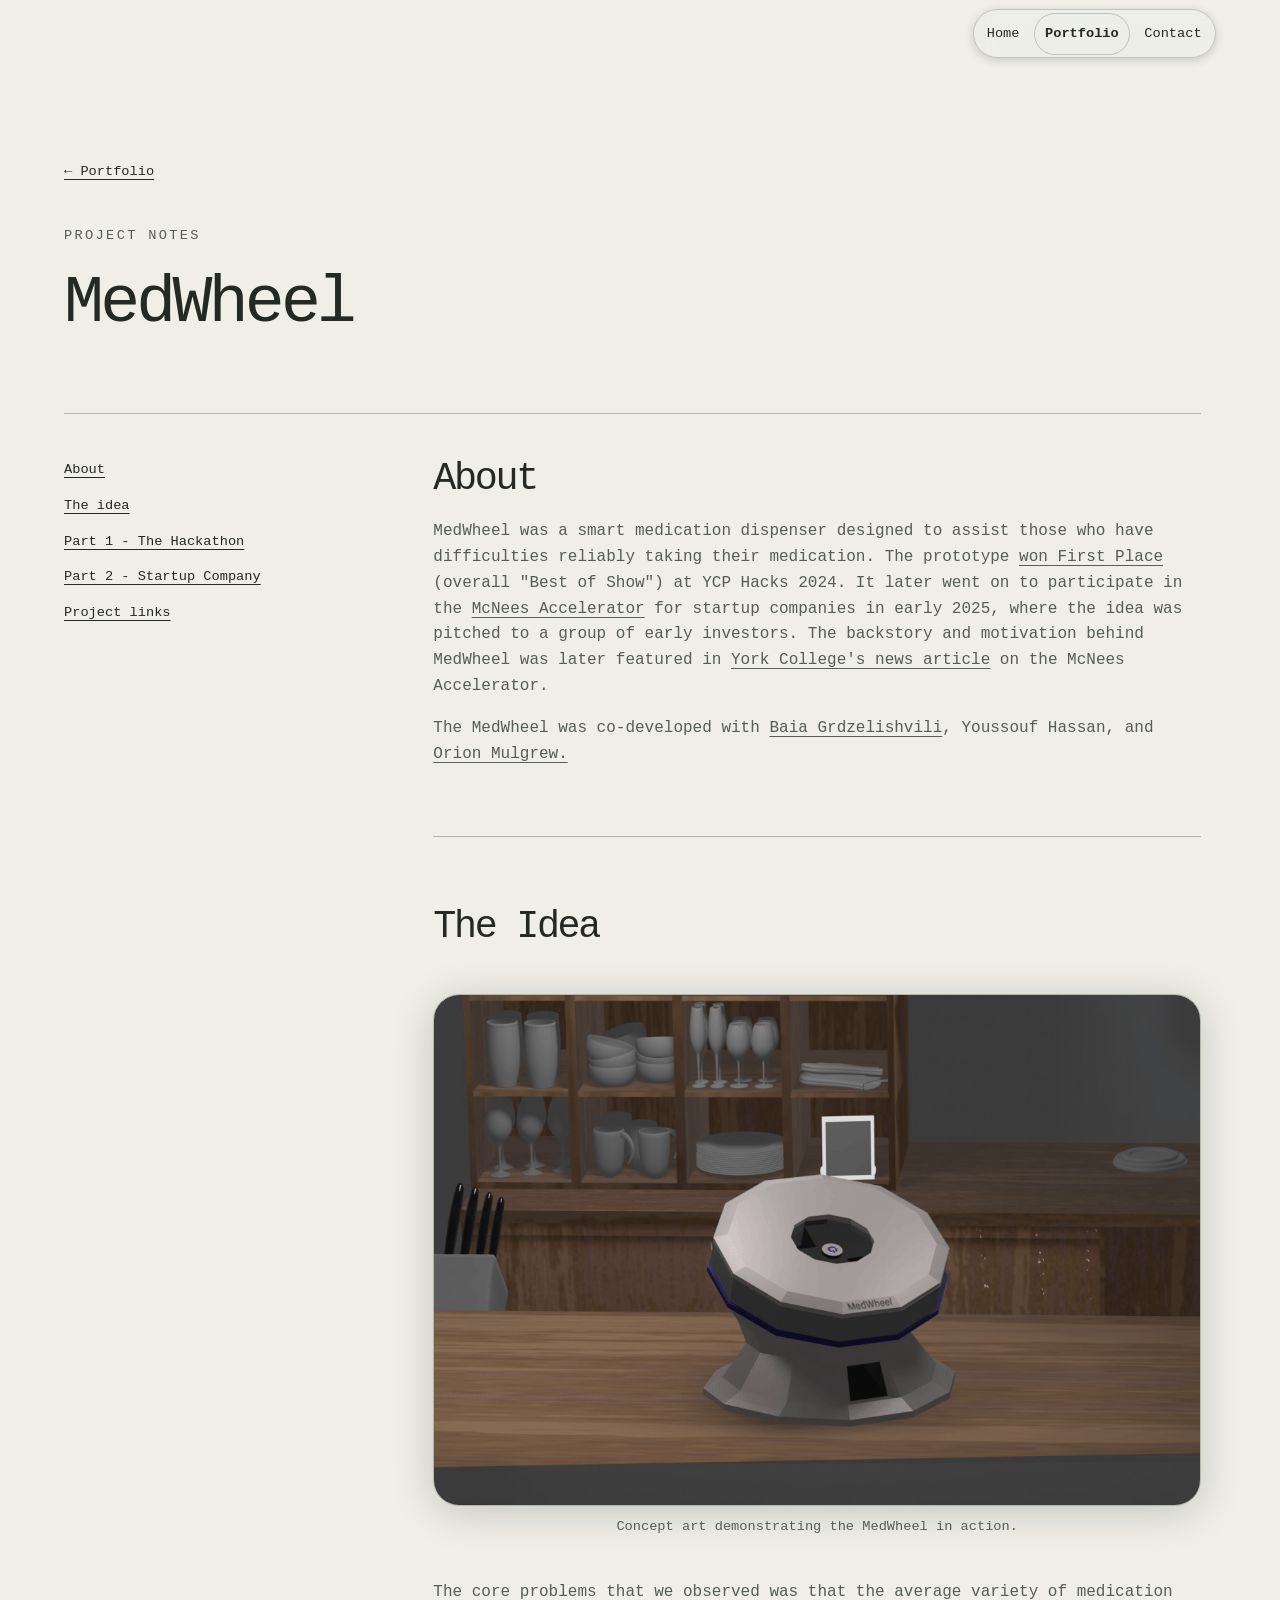
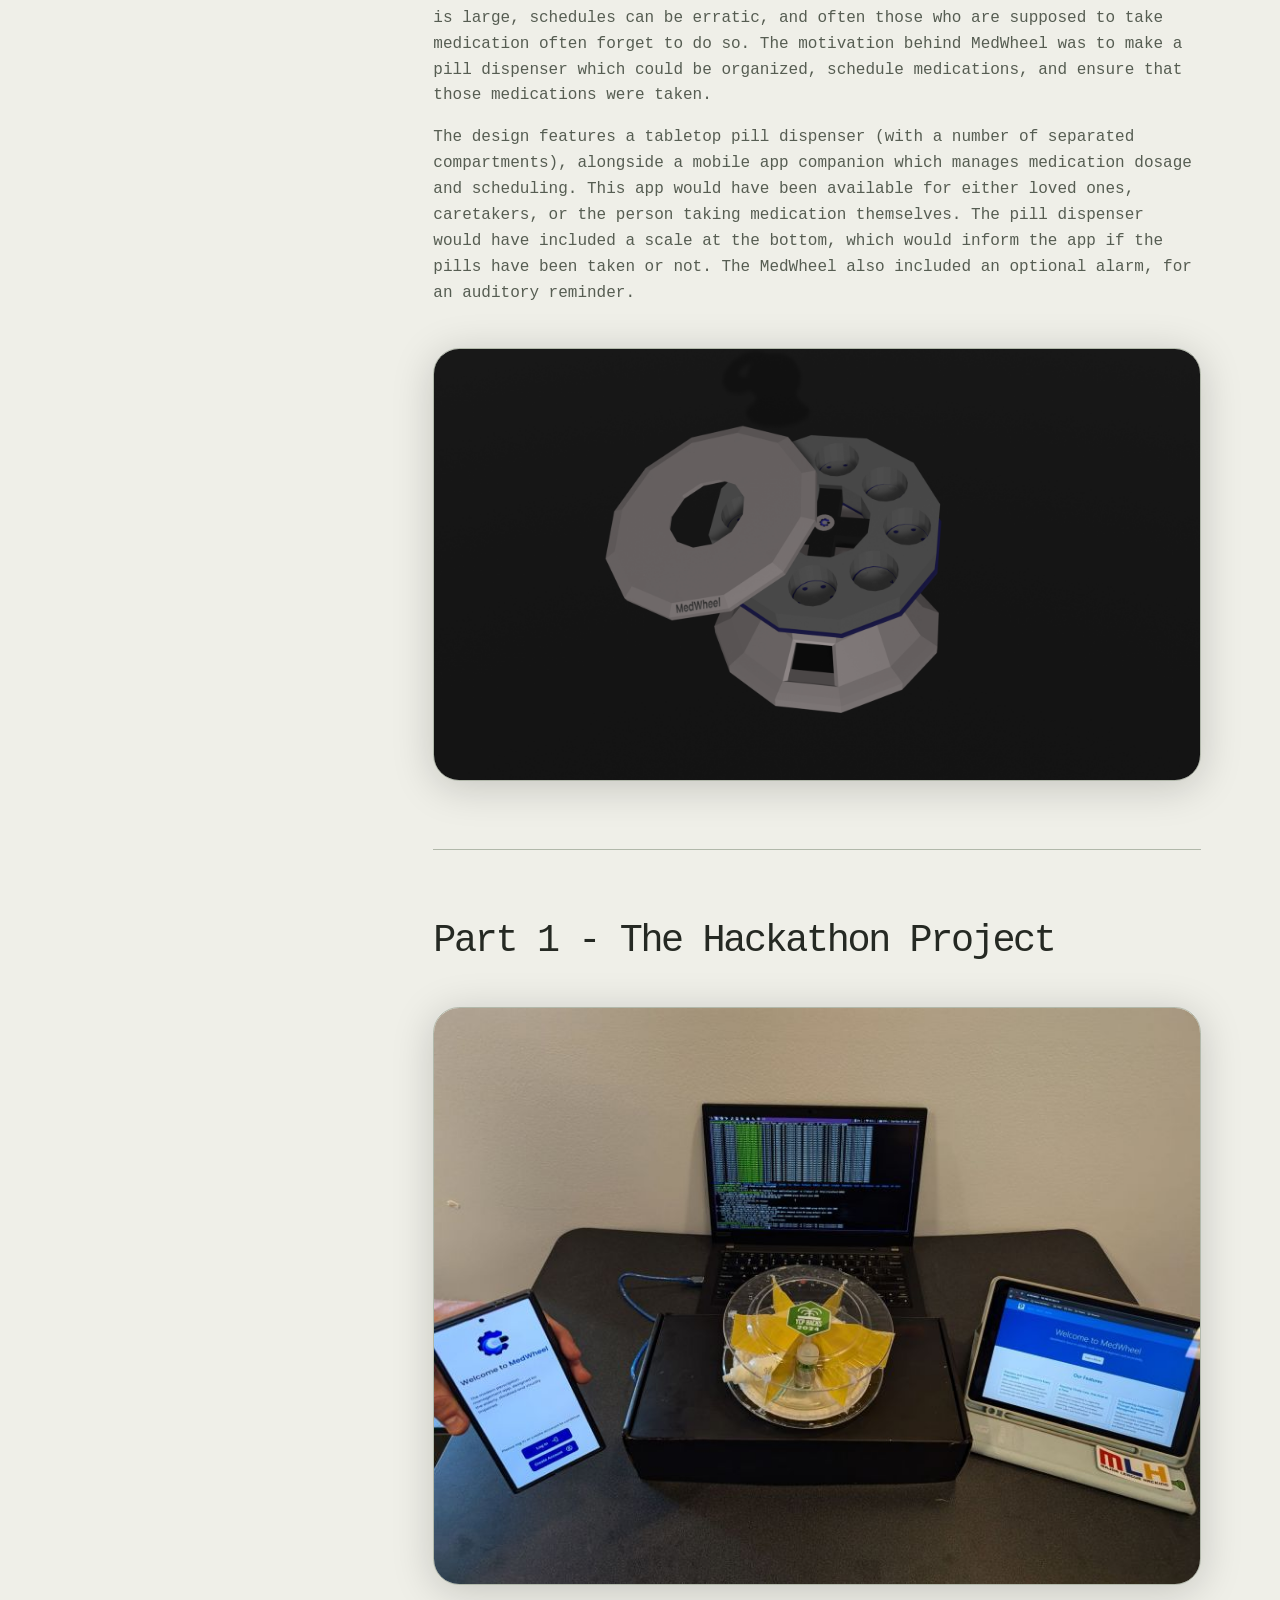
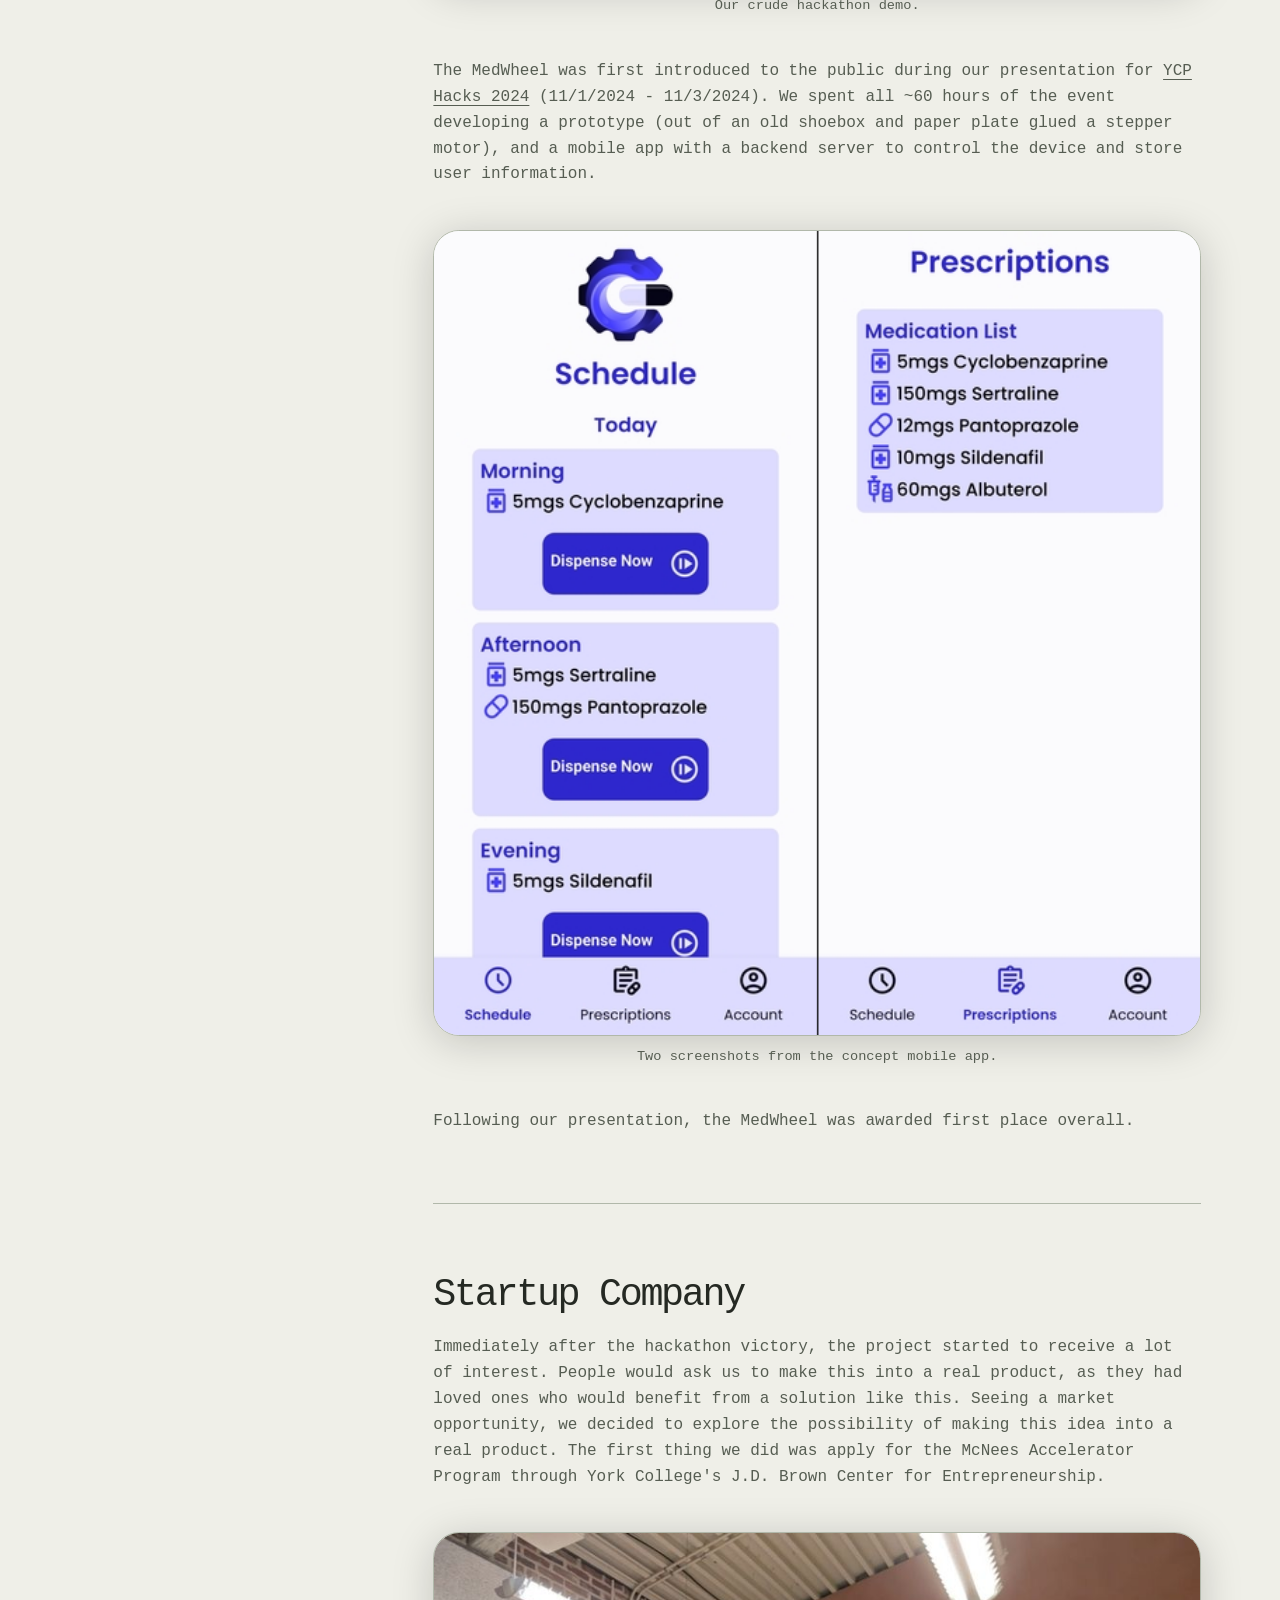
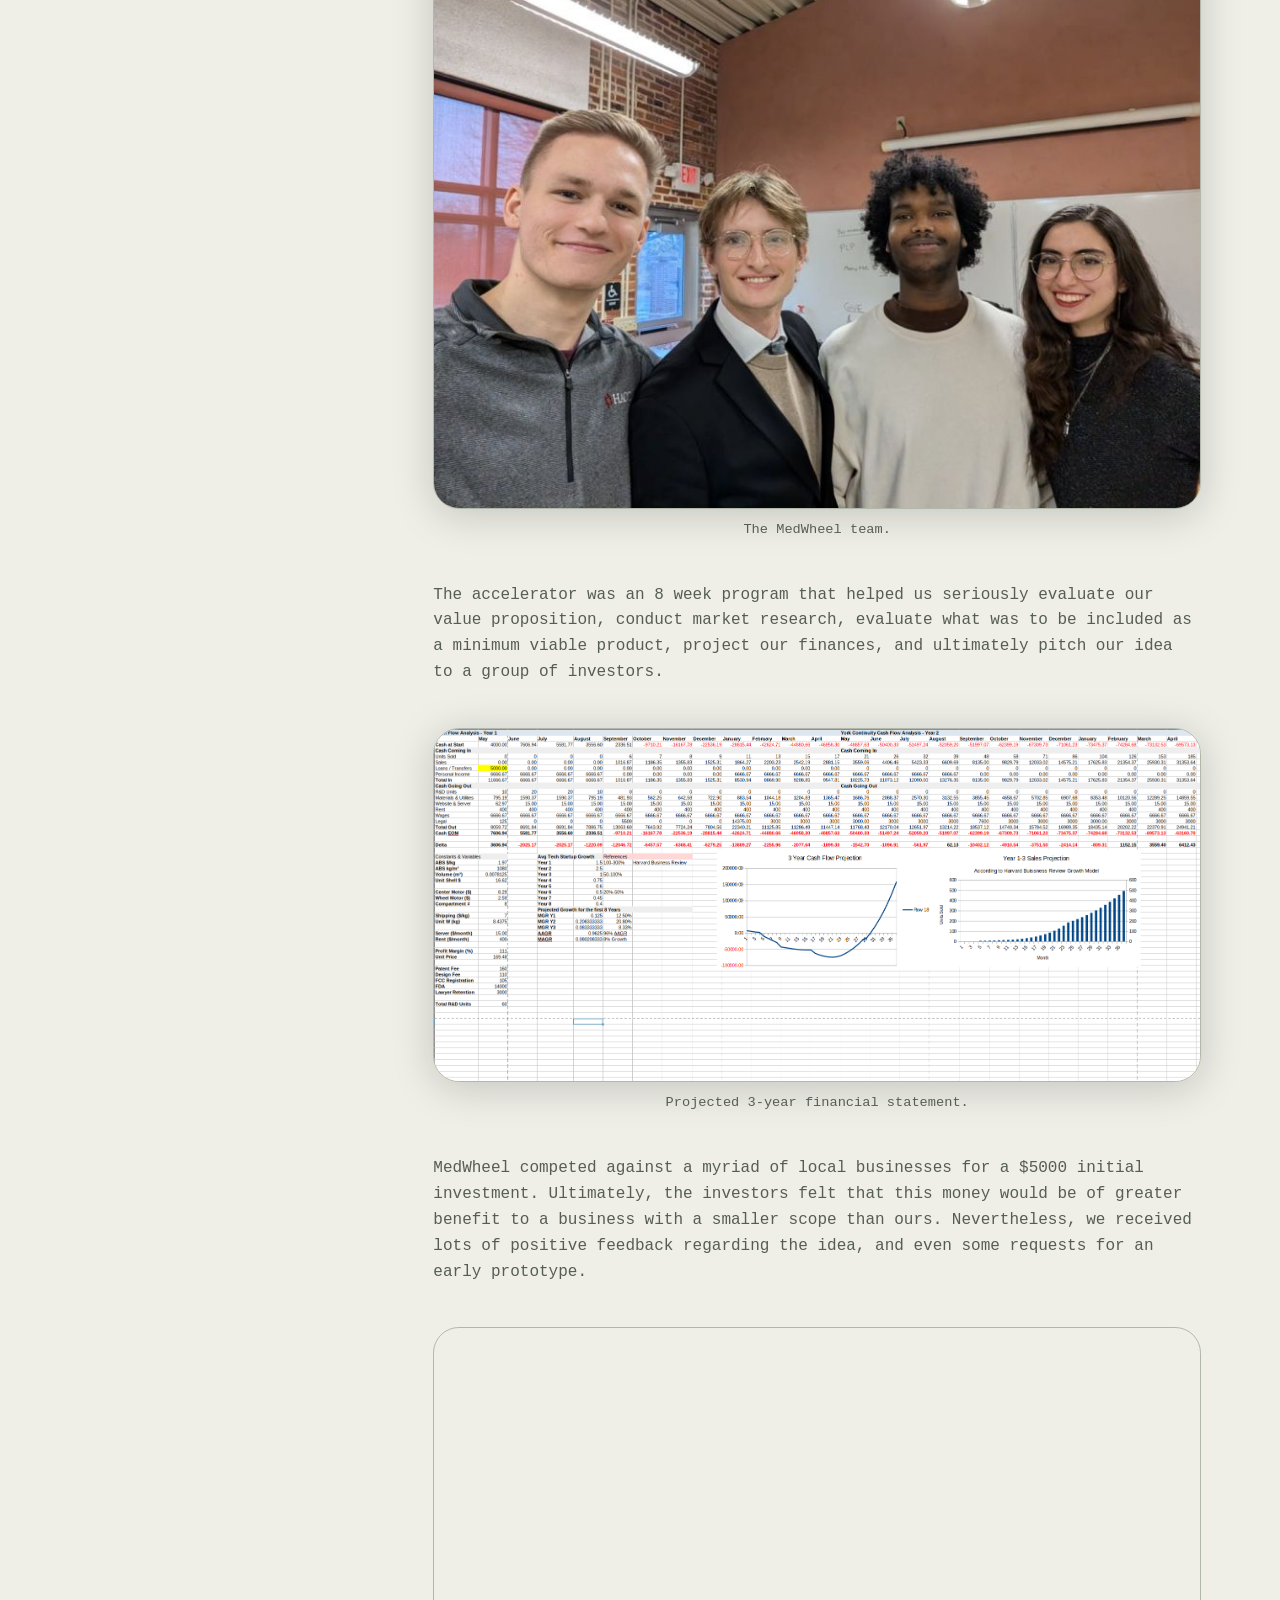
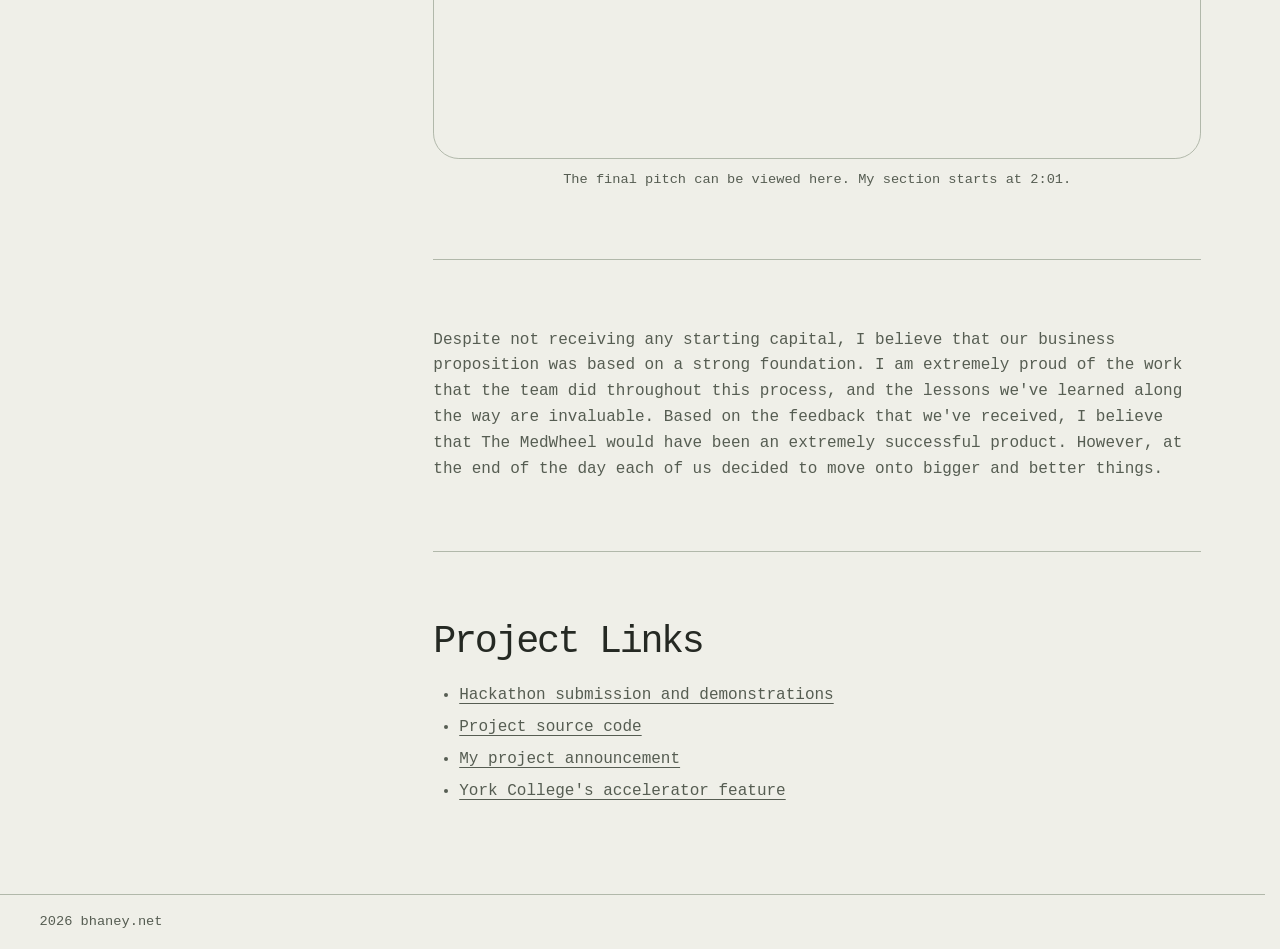
<file: about-medwheel.html>
<!DOCTYPE html>
<html lang="en" class="glass">

<head>
    <meta charset="UTF-8">
    <meta name="viewport" content="width=device-width, initial-scale=1.0">
    <title>MedWheel | bhaney.net</title>
    <meta name="description"
        content="MedWheel: a connected medication dispenser, YCP Hacks 2024 Best of Show winner, and a project in hardware and embedded programming.">
    <link rel="stylesheet" href="css/root.css?v=separators-1">
    <link rel="stylesheet" href="css/elements.css?v=figure-captions-1">
    <link rel="stylesheet" href="css/animate.css?v=background-mobile-1">
    <link rel="stylesheet" href="css/glass.css?v=project-links-2">
    <link rel="stylesheet" href="css/popup.css?v=exit-3">
    <link rel="stylesheet" href="css/liquid-filters.css">
    <link rel="stylesheet" href="css/liquid.css?v=project-links-2">
</head>

<body class="project-page">
    <a class="skip" href="#main">Skip to content</a>

    <header class="topnav">
        <a class="brand" href="index.html">bhaney.net</a>
        <nav aria-label="Primary">
            <a href="index.html">Home</a>
            <a href="portfolio.html" aria-current="location">Portfolio</a>
            <a href="contact.html">Contact</a>
        </nav>
    </header>

    <main id="main" tabindex="-1">
        <header class="page-header container">
            <a class="back" href="portfolio.html">← Portfolio</a>
            <p class="eyebrow">Project notes</p>
            <h1>MedWheel</h1>
        </header>

        <div class="container article">
            <nav class="contents" aria-label="On this page">
                <a href="#about">About</a>
                <a href="#idea">The idea</a>
                <a href="#hacks">Part 1 - The Hackathon</a>
                <a href="#startup">Part 2 - Startup Company</a>
                <a href="#resources">Project links</a>
            </nav>

            <article class="prose">
                <section id="about">
                    <h2 class="reveal">About</h2>
                    <p class="reveal">MedWheel was a smart medication dispenser designed to assist those who have
                        difficulties reliably taking their medication. The prototype
                        <a href="https://devpost.com/software/mediwheel"> won First Place</a> (overall "Best of Show")
                        at YCP Hacks 2024. It later went on to participate in the
                        <a href="https://www.ycp.edu/news/mcnees-accelerator-program">McNees Accelerator</a>
                        for startup companies in early 2025, where the idea was pitched to a group of early investors.
                        The backstory and motivation behind MedWheel was later featured in
                        <a
                            href="https://www.ycp.edu/news/adding-spice-success-york-college-hot-sauce-business-and-others-participate-mcnees-accelerator">York
                            College's news article</a> on the McNees Accelerator.
                    </p>
                    <p class="reveal">The MedWheel was co-developed with <a href="https://baiageorgia.net">Baia
                            Grdzelishvili</a>, Youssouf Hassan, and <a href="https://orionm.net">Orion
                            Mulgrew.</a></p>
                </section>

                <section class="reveal" id="idea">
                    <h2>The Idea</h2>

                    <figure class="fade">
                        <button type="button" class="preview" commandfor="medwheel-gif-preview" command="show-modal">
                            <img src="res/img/medwheel.gif" loading="lazy">
                        </button>
                        <figcaption>Concept art demonstrating the MedWheel in action.</figcaption>
                    </figure>

                    <p class="reveal">
					The core problems that we observed was that the average variety of medication is large, schedules
                        can be erratic, and often those who are supposed to take medication often forget to do so.
                        The motivation behind MedWheel was to make a pill dispenser which could be organized, schedule
                        medications, and ensure that those medications were taken.
                    </p>
                    <p class="reveal">
					The design features a tabletop pill dispenser (with a number of separated compartments),
                        alongside a mobile app companion which manages medication dosage and scheduling. This app would
                        have been available for either loved ones, caretakers, or the person taking medication
                        themselves. The pill dispenser would have included a scale at the bottom, which would inform the
                        app if the pills have been taken or not. The MedWheel also included an optional alarm, for an
                        auditory reminder.</p>

                    <figure class="fade">
                        <button type="button" class="preview" commandfor="medwheel-open-preview" command="show-modal">
                            <img src="res/img/mw-open.png" loading="lazy">
                        </button>
                    </figure>

                </section>

                <section class="reveal" id="hacks">
                    <h2>Part 1 - The Hackathon Project</h2>

                    <figure class="fade">
                        <button type="button" class="preview" commandfor="medwheel-hacks-preview" command="show-modal"
                            aria-label="Enlarge the MedWheel logo">
                            <img src="res/img/mw-hack.jpeg" loading="lazy">
                        </button>
                        <figcaption>Our crude hackathon demo.</figcaption>
                    </figure>

                    <p class="reveal"> The MedWheel was first introduced to the public during our presentation for
                        <a
                            href="https://ycp-hacks2024.devpost.com/project-gallery?_gl=1*28d0ob*_gcl_au*MzYzNTg2ODg2LjE3OTA5OTMzNzY.*_ga*MzMzNzk3MzM4LjE3OTA5OTMzNzY.*_ga_0YHJK3Y10M*czE3OTExMzkzMzAkbzMkZzEkdDE3OTExMzkzMzUkajU1JGwwJGgw">YCP
                            Hacks 2024</a> (11/1/2024 - 11/3/2024). We spent all ~60 hours of the event developing a
                        prototype (out of an old shoebox and paper plate glued a stepper motor), and a mobile app with
                        a backend server to control the device and store user information.
                    </p>

                    <figure class="fade">
                        <button type="button" class="preview" commandfor="medwheel-app-preview" command="show-modal"
                            aria-label="Enlarge the MedWheel logo">
                            <img src="res/img/mw-app.png" loading="lazy">
                        </button>
                        <figcaption>Two screenshots from the concept mobile app.</figcaption>
                    </figure>

                    <p class="reveal">Following our presentation, the MedWheel was awarded first place overall.</p>

                </section>

                <section id="startup">
                    <h2 class="reveal">Startup Company</h2>
                    <p class="reveal">Immediately after the hackathon victory, the project started to receive a lot
                        of interest. People would ask us to make this into a real product, as they had loved ones who
                        would benefit from a solution like this. Seeing a market opportunity, we decided to explore the
                        possibility of making this idea into a real product. The first thing we did was apply for the
                        McNees Accelerator Program through York College's J.D. Brown Center for Entrepreneurship.</p>

                    <figure class="fade">
                        <button type="button" class="preview" commandfor="medwheel-team-preview" command="show-modal"
                            aria-label="Enlarge the MedWheel team photo">
                            <img src="res/img/medwheel-founders.jpeg" loading="lazy">
                        </button>
                        <figcaption>The MedWheel team.</figcaption>
                    </figure>

                    <p class="reveal">The accelerator was an 8 week program that helped us seriously evaluate our value proposition,
                        conduct market research, evaluate what was to be included as a minimum viable product, project
                        our finances, and ultimately pitch our idea to a group of investors.</p>

                    <figure class="fade">
                        <button type="button" class="preview" commandfor="medwheel-finances-preview"
                            command="show-modal" aria-label="Enlarge the MedWheel team photo">
                            <img src="res/img/mw-finances.png" loading="lazy">
                        </button>
                        <figcaption>Projected 3-year financial statement.</figcaption>
					</figure>

					<p class="reveal">
					MedWheel competed against a myriad of local businesses for a $5000 initial investment. Ultimately, the investors 
					felt that this money would be of greater benefit to a business with a smaller scope than ours. Nevertheless, we 
					received lots of positive feedback regarding the idea, and even some requests for an early prototype.
					</p>

                    <figure class="fade">
						<iframe
                    	    src="https://www.youtube.com/embed/Sq2o0XDNZVs?si=pANrII9IGhs99iLi"
                    	    title="YouTube video player"
                    	    allow="accelerometer; autoplay; clipboard-write; encrypted-media; gyroscope; picture-in-picture; web-share"
                    	    referrerpolicy="strict-origin-when-cross-origin" allowfullscreen>
                    	</iframe>
                        <figcaption>The final pitch can be viewed here. My section starts at 2:01.</figcaption>
					</figure>

                </section>

				<section class="reveal">
					<p class="reveal">
					Despite not receiving any starting capital, I believe that our business proposition was based on a strong foundation. I am 
					extremely proud of the work that the team did throughout this process, and the lessons we've learned along the way are invaluable.
					Based on the feedback that we've received, I believe that The MedWheel would have been an extremely successful product. However, 
					at the end of the day each of us decided to move onto bigger and better things.
					</p>
				</section>

                <section class="reveal" id="resources">
                    <h2>Project Links</h2>
                    <ul>
                        <li><a href="https://devpost.com/software/mediwheel">Hackathon submission and demonstrations</a>
                        </li>
                        <li><a href="https://github.com/brendanhaney/medwheel">Project source code</a></li>
                        <li><a
                                href="https://www.linkedin.com/posts/b-haney_a-few-short-weeks-ago-i-had-the-incredible-activity-7267216351834861568-TltP">My
                                project announcement</a></li>
                        <li><a
                                href="https://www.ycp.edu/news/adding-spice-success-york-college-hot-sauce-business-and-others-participate-mcnees-accelerator">York
                                College's accelerator feature</a></li>
                    </ul>
                </section>
            </article>
        </div>
    </main>

    <dialog class="popup image-popup" id="medwheel-gif-preview">
        <div class="toolbar">
            <button type="button" class="close" commandfor="medwheel-gif-preview" command="close"
                aria-label="Close image preview" autofocus>
                <svg viewBox="0 0 24 24" width="1em" height="1em" fill="none" stroke="currentColor" stroke-width="1.618"
                    stroke-linecap="round" aria-hidden="true" focusable="false">
                    <path d="m6 6 12 12M18 6 6 18" />
                </svg>
            </button>
        </div>
        <div class="content">
            <figure>
                <div class="image" style="--image-width: 1366px; --image-ratio: 1366 / 768">
                    <img src="res/img/medwheel.gif" loading="lazy" decoding="async">
                </div>
            </figure>
        </div>
    </dialog>

    <dialog class="popup image-popup" id="medwheel-open-preview">
        <div class="toolbar">
            <button type="button" class="close" commandfor="medwheel-open-preview" command="close"
                aria-label="Close image preview" autofocus>
                <svg viewBox="0 0 24 24" width="1em" height="1em" fill="none" stroke="currentColor" stroke-width="1.618"
                    stroke-linecap="round" aria-hidden="true" focusable="false">
                    <path d="m6 6 12 12M18 6 6 18" />
                </svg>
            </button>
        </div>
        <div class="content">
            <figure>
                <div class="image" style="--image-width: 1366px; --image-ratio: 1366 / 768">
                    <img src="res/img/mw-open.png" loading="lazy" decoding="async">
                </div>
                <figcaption id="medwheel-logo-preview-caption">The lid on the 'Wheel' could be removed (by a caretaker)
                    to reveal pill compartments.</figcaption>
            </figure>
        </div>
    </dialog>

    <dialog class="popup image-popup" id="medwheel-team-preview" aria-labelledby="medwheel-team-preview-caption">
        <div class="toolbar">
            <button type="button" class="close" commandfor="medwheel-team-preview" command="close"
                aria-label="Close image preview" autofocus>
                <svg viewBox="0 0 24 24" width="1em" height="1em" fill="none" stroke="currentColor" stroke-width="1.618"
                    stroke-linecap="round" aria-hidden="true" focusable="false">
                    <path d="m6 6 12 12M18 6 6 18" />
                </svg>
            </button>
        </div>
        <div class="content">
            <figure>
                <div class="image" style="--image-width: 800px; --image-ratio: 800 / 600">
                    <img src="res/img/medwheel-founders.jpeg"
                        alt="The four members of the MedWheel team standing together." width="800" height="600"
                        loading="lazy" decoding="async">
                </div>
                <figcaption id="medwheel-team-preview-caption">The MedWheel team.</figcaption>
            </figure>
        </div>
    </dialog>

    <dialog class="popup image-popup" id="medwheel-finances-preview" aria-labelledby="medwheel-team-preview-caption">
        <div class="toolbar">
            <button type="button" class="close" commandfor="medwheel-finances-preview" command="close"
                aria-label="Close image preview" autofocus>
                <svg viewBox="0 0 24 24" width="1em" height="1em" fill="none" stroke="currentColor" stroke-width="1.618"
                    stroke-linecap="round" aria-hidden="true" focusable="false">
                    <path d="m6 6 12 12M18 6 6 18" />
                </svg>
            </button>
        </div>
        <div class="content">
            <figure>
                <div class="image" style="--image-width: 1280px; --image-ratio: 1280 / 720">
                    <img src="res/img/mw-finances.png" loading="lazy" decoding="async">
                </div>
                <figcaption id="medwheel-team-preview-caption">Three Year Financial Projection</figcaption>
            </figure>
        </div>
    </dialog>

    <footer class="footer">
        <p>2026 bhaney.net</p>
    </footer>
</body>

</html>
</file>
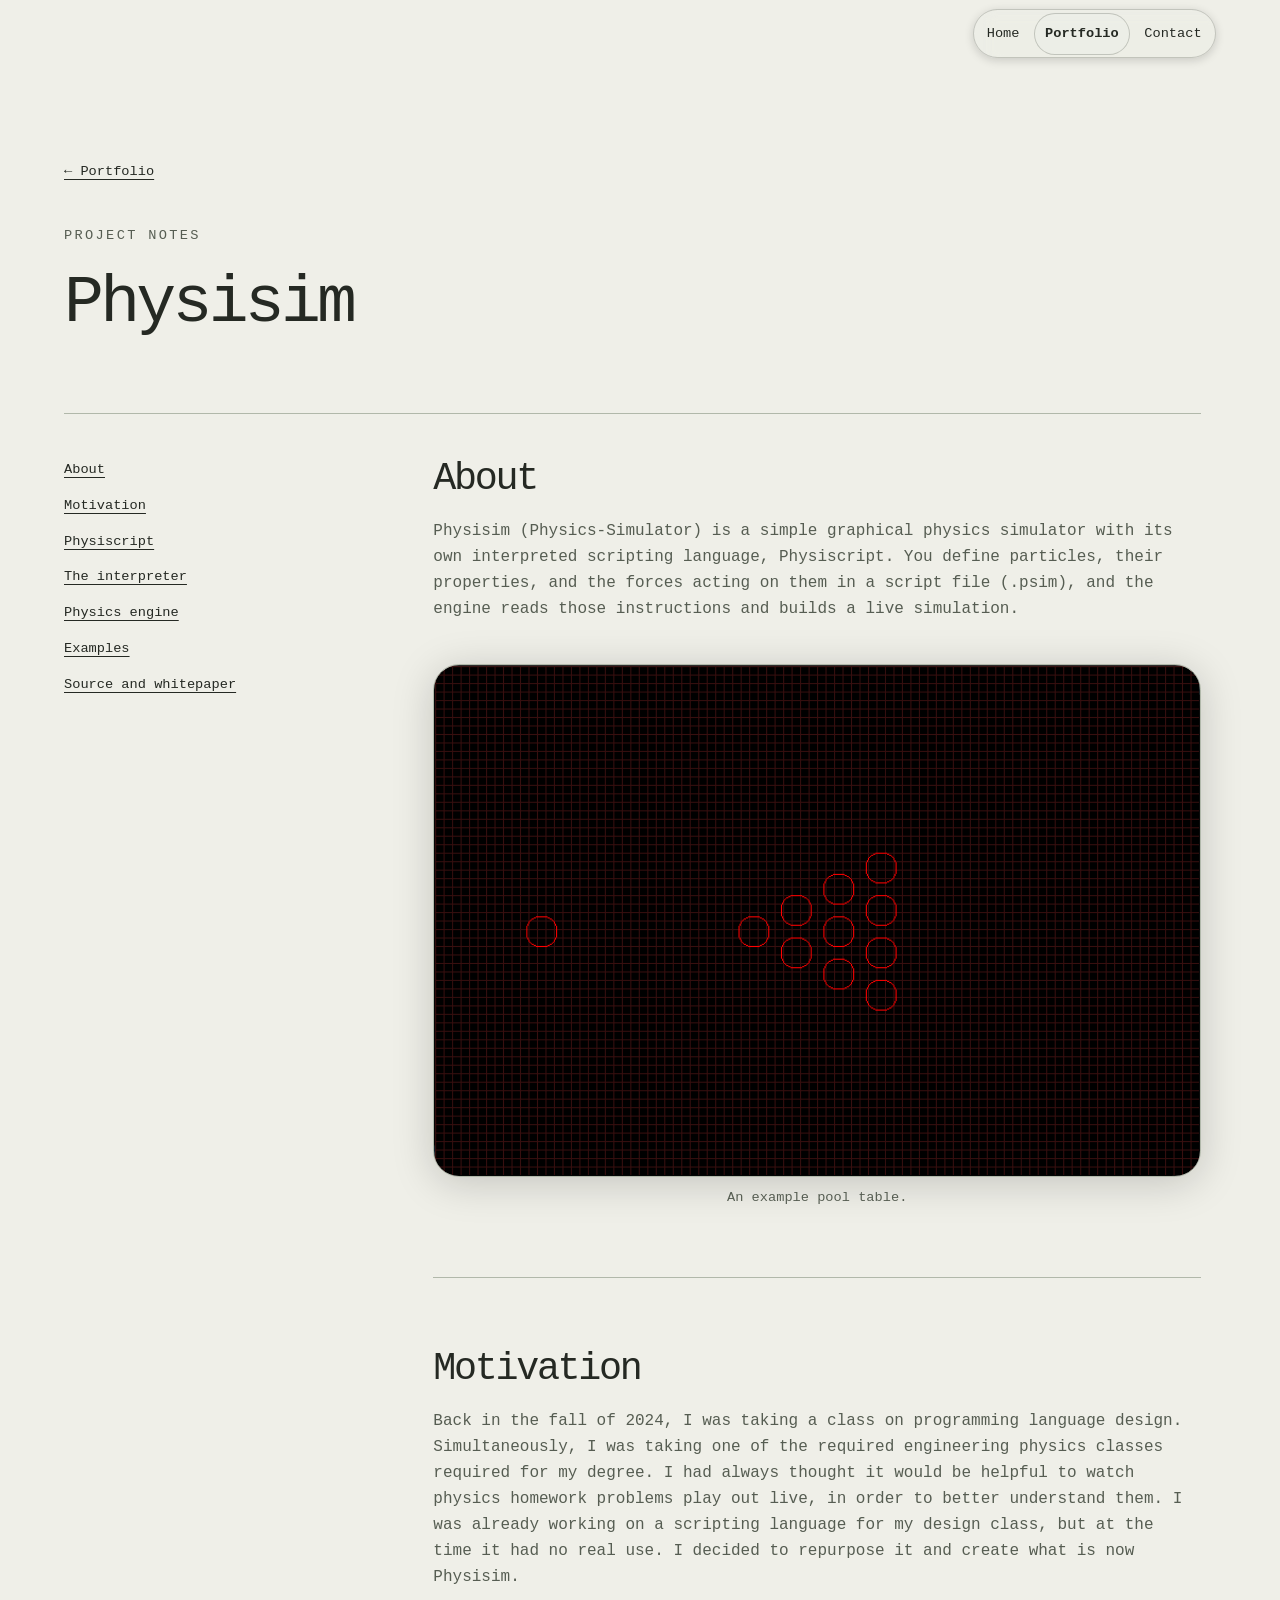
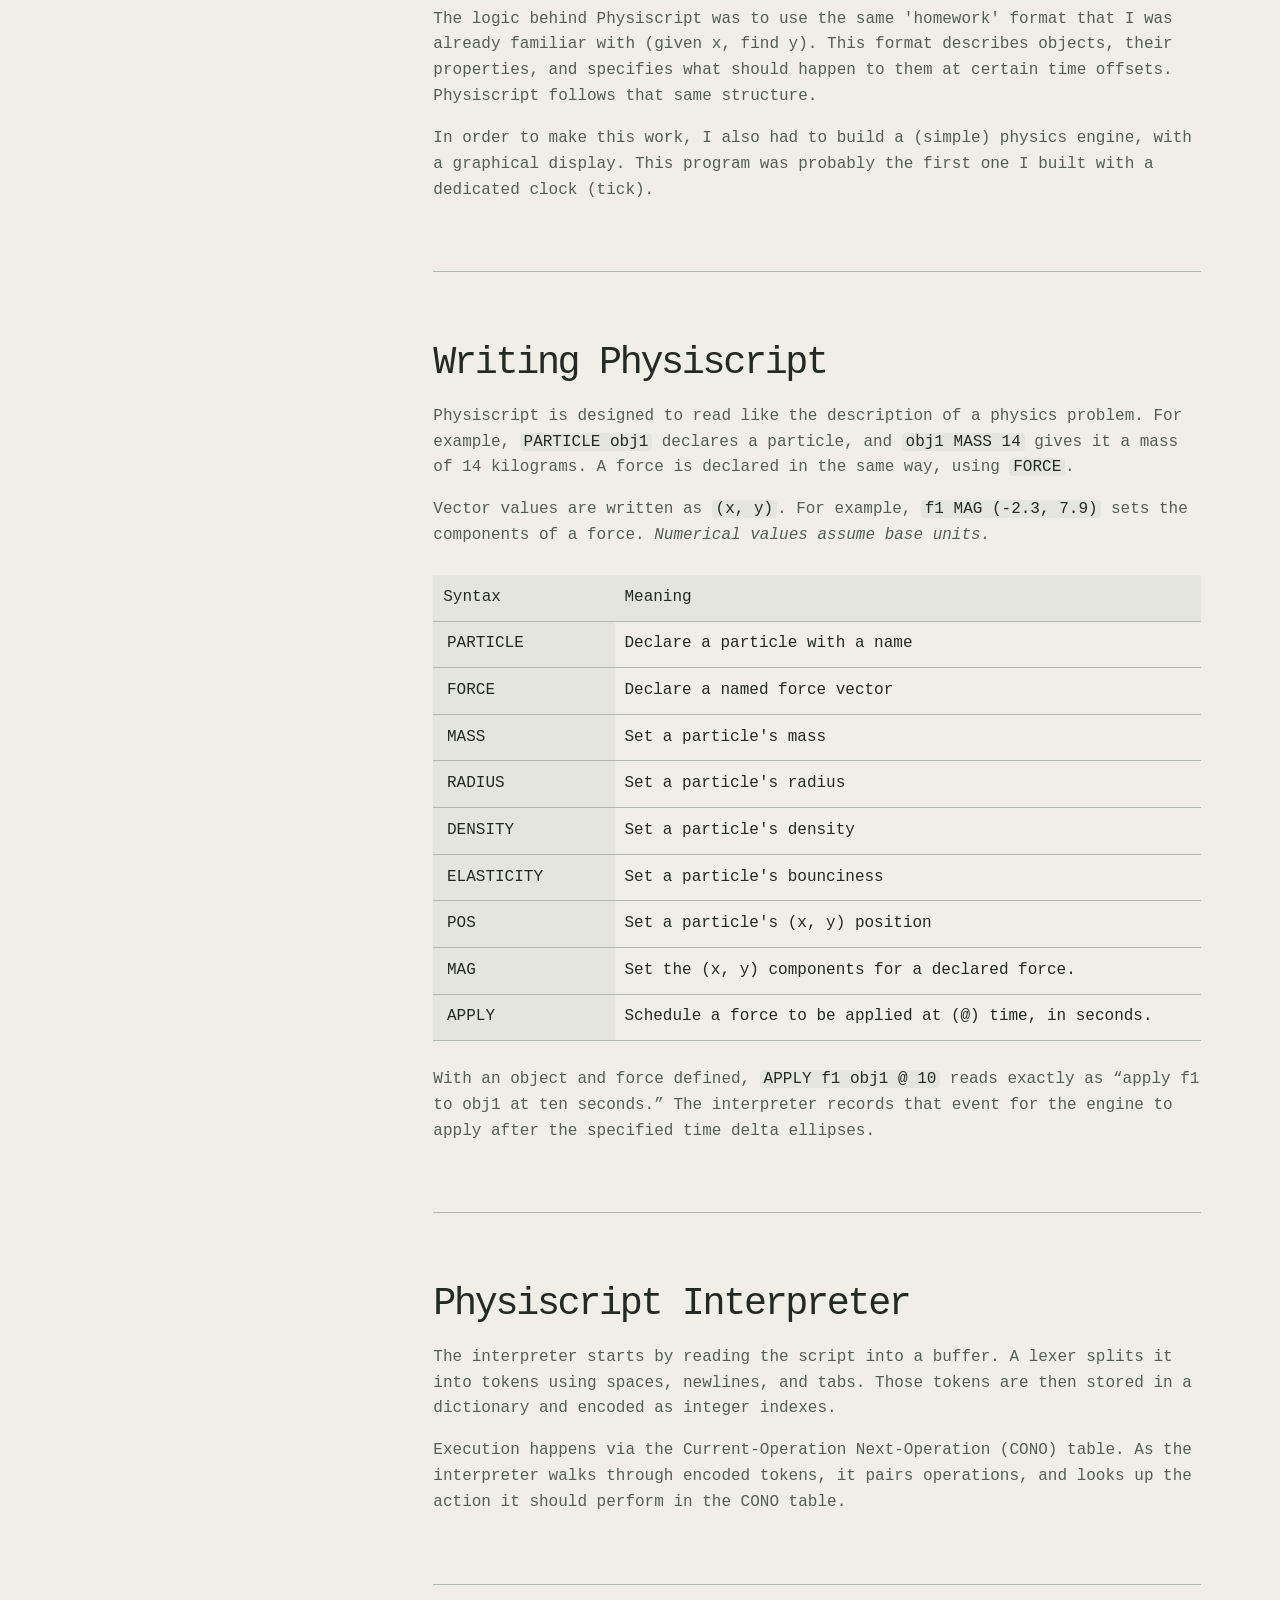
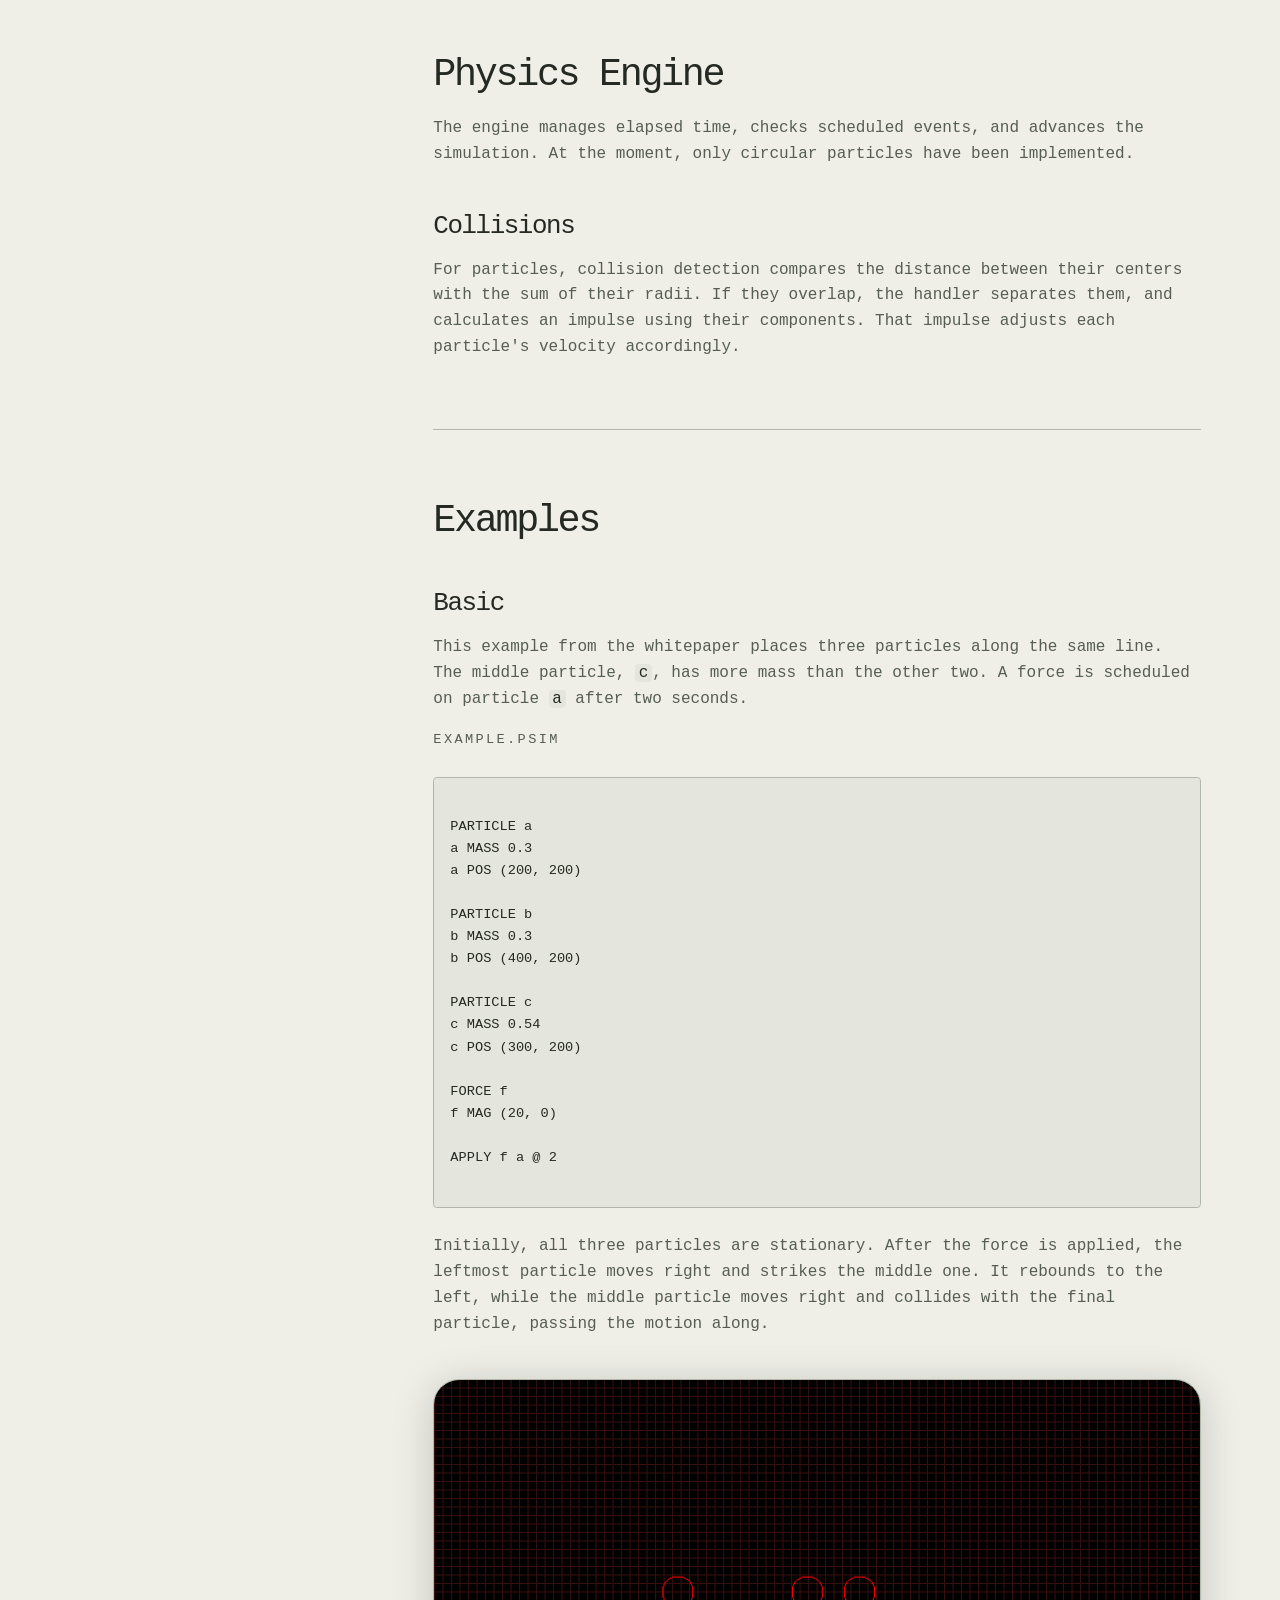
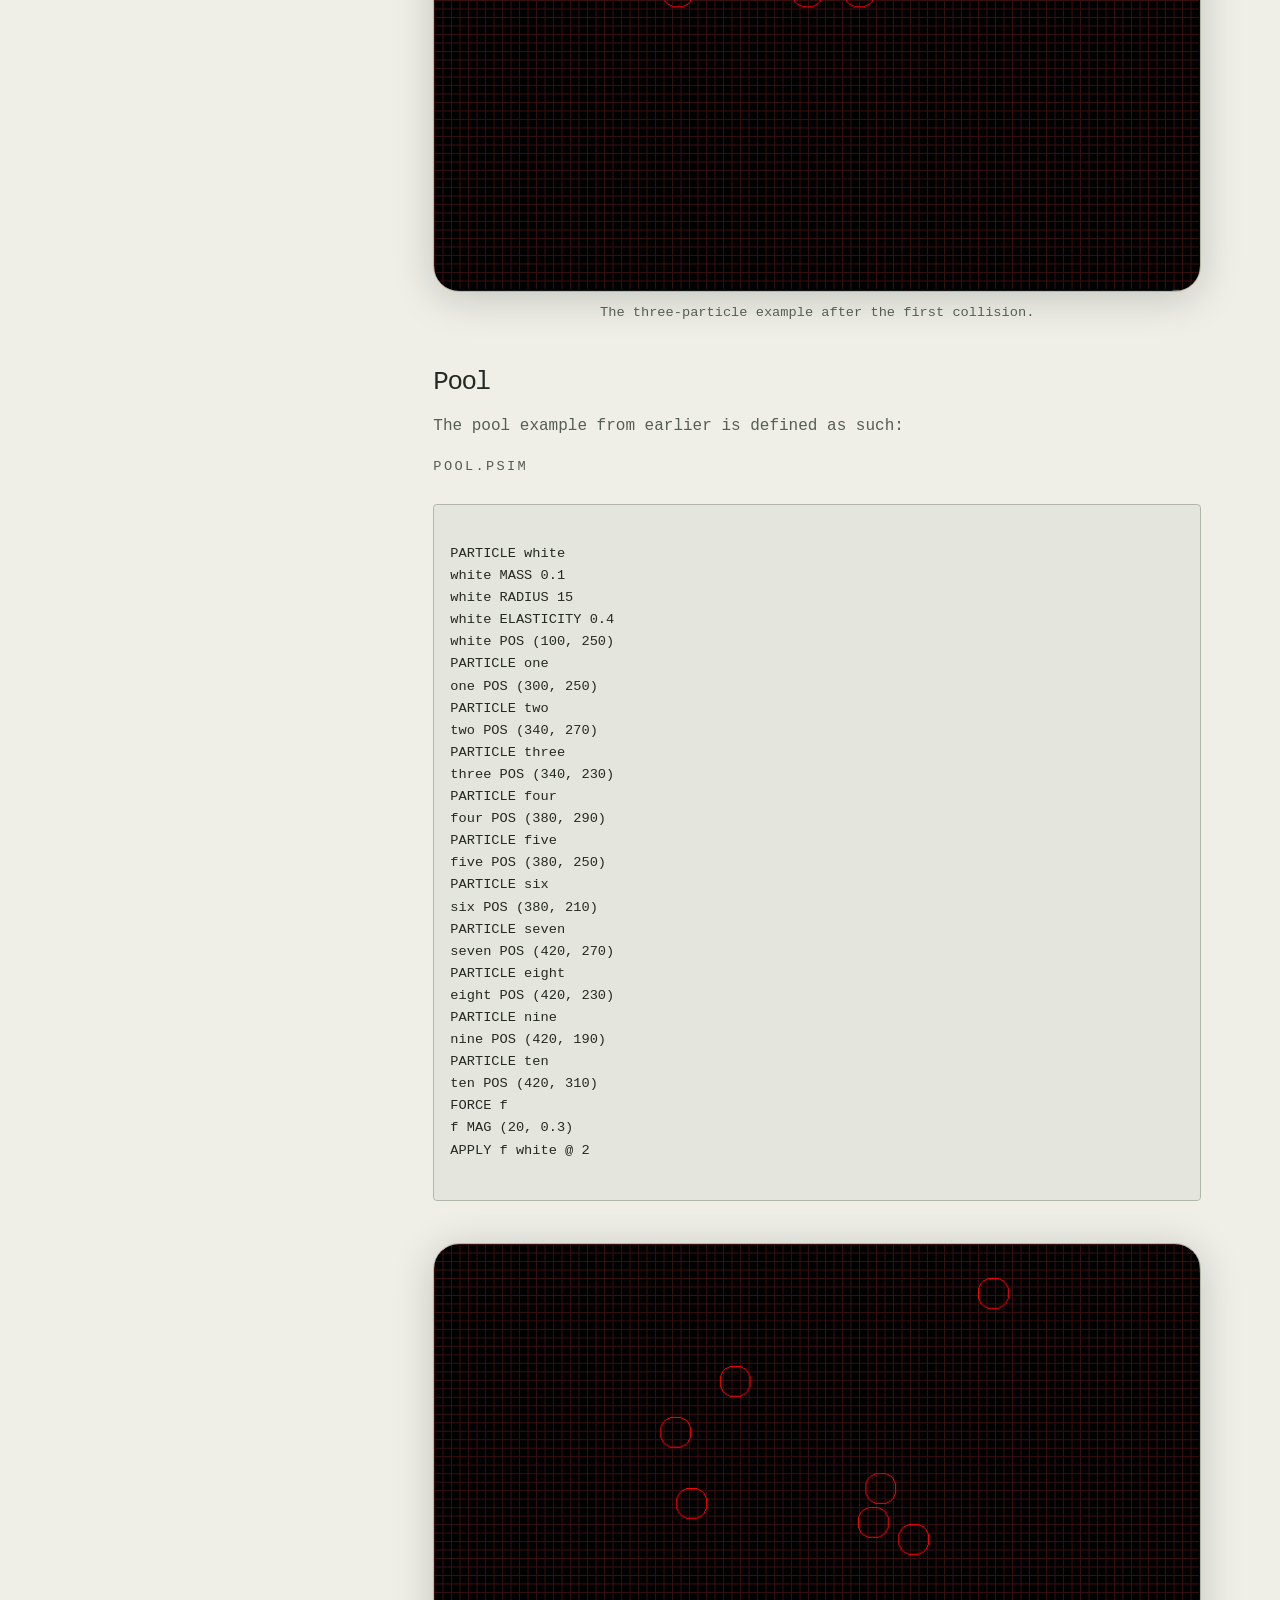
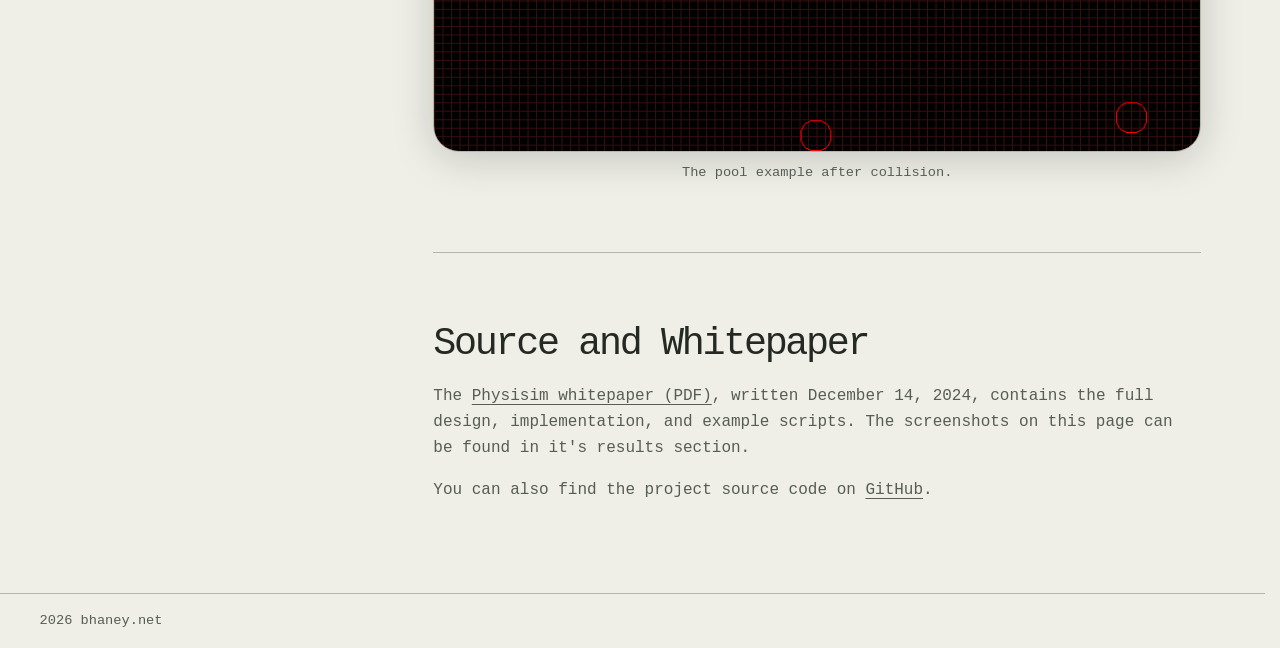
<file: about-physics.html>
<!DOCTYPE html>
<html lang="en" class="glass">

<head>
    <meta charset="UTF-8">
    <meta name="viewport" content="width=device-width, initial-scale=1.0">
    <title>Physisim | bhaney.net</title>
    <meta name="description" content="Physisim: a physics simulator and custom scripting language for defining particles, forces, and timed interactions.">
    <link rel="stylesheet" href="css/root.css">
    <link rel="stylesheet" href="css/elements.css?v=figure-captions-1">
    <link rel="stylesheet" href="css/animate.css?v=css-3">
    <link rel="stylesheet" href="css/glass.css">
    <link rel="stylesheet" href="css/popup.css?v=exit-3">
    <link rel="stylesheet" href="css/liquid-filters.css">
    <link rel="stylesheet" href="css/liquid.css?v=svg">
</head>

<body class="project-page">
    <a class="skip" href="#main">Skip to content</a>

    <header class="topnav">
        <a class="brand" href="index.html">bhaney.net</a>
        <nav aria-label="Primary">
            <a href="index.html">Home</a>
            <a href="portfolio.html" aria-current="location">Portfolio</a>
            <a href="contact.html">Contact</a>
        </nav>
    </header>

    <main id="main" tabindex="-1">
        <header class="page-header container">
            <a class="back" href="portfolio.html">← Portfolio</a>
            <p class="eyebrow">Project notes</p>
            <h1>Physisim</h1>
        </header>

        <div class="container article">
            <nav class="contents" aria-label="On this page">
                <a href="#about">About</a>
                <a href="#motivation">Motivation</a>
                <a href="#physiscript">Physiscript</a>
                <a href="#interpreter">The interpreter</a>
                <a href="#engine">Physics engine</a>
                <a href="#examples">Examples</a>
                <a href="#resources">Source and whitepaper</a>
            </nav>

            <article class="prose">

                <section id="about">
                    <h2 class="reveal">About</h2>
                    <p class="reveal">Physisim (Physics-Simulator) is a simple graphical physics simulator with its 
						own interpreted scripting language, Physiscript. You define particles, their properties, and 
						the forces acting on them in a script file (.psim), and the engine reads those instructions 
						and builds a live simulation.
					</p>

                    <figure class="fade">
                        <button type="button" class="preview" commandfor="physics-pool-setup-preview"
                            command="show-modal">
                            <img src="res/img/physisim-pool-setup.png"
                                alt="One circular particle facing a triangular arrangement of ten particles on the simulation grid."
                                loading="lazy">
                        </button>
                        <figcaption>An example pool table.</figcaption>
                    </figure>

                </section>

                <section class="reveal" id="motivation">
                    <h2>Motivation</h2>
                    <p class="reveal">
						Back in the fall of 2024, I was taking a class on programming language design. 
						Simultaneously, I was taking one of the required engineering physics classes required
						for my degree. I had always thought it would be helpful to watch physics homework problems 
						play out live, in order to better understand them. I was already working on a scripting 
						language for my design class, but at the time it had no real use. I decided to repurpose 
						it and create what is now Physisim.
					</p>
					<p class="reveal">
						The logic behind Physiscript was to use the same 'homework' format that I was already
						familiar with (given x, find y). This format describes objects, their properties, and
                    	specifies what should happen to them at certain time offsets. Physiscript follows that 
						same structure.
					</p>
                    <p class="reveal">
						In order to make this work, I also had to build a (simple) physics engine, with a graphical
						display. This program was probably the first one I built with a dedicated clock (tick).
					</p>
                </section>

                <section id="physiscript">
                    <h2 class="reveal">Writing Physiscript</h2>
                    <p class="reveal">Physiscript is designed to read like the description of a physics problem.
                        For example, <code>PARTICLE obj1</code> declares a particle, and <code>obj1 MASS 14</code> 
						gives it a mass of 14 kilograms. A force is declared in the same way, using 
						<code>FORCE</code>.</p>
                    <p class="reveal">Vector values are written as <code>(x, y)</code>. For example,
					<code>f1 MAG (-2.3, 7.9)</code> sets the components of a force. <i>Numerical values assume
						base units.</i></p>

                    <table class="reveal">
                        <thead>
                            <tr>
                                <th scope="col">Syntax</th>
                                <th scope="col">Meaning</th>
                            </tr>
                        </thead>
                        <tbody>
                            <tr>
                                <th scope="row"><code>PARTICLE</code></th>
                                <td>Declare a particle with a name</td>
                            </tr>
                            <tr>
                                <th scope="row"><code>FORCE</code></th>
                                <td>Declare a named force vector</td>
                            </tr>
                            <tr>
                                <th scope="row"><code>MASS</code></th>
                                <td>Set a particle's mass</td>
                            </tr>
                            <tr>
                                <th scope="row"><code>RADIUS</code></th>
                                <td>Set a particle's radius</td>
                            </tr>
                            <tr>
                                <th scope="row"><code>DENSITY</code></th>
                                <td>Set a particle's density</td>
                            </tr>
                            <tr>
                                <th scope="row"><code>ELASTICITY</code></th>
                                <td>Set a particle's bounciness</td>
                            </tr>
                            <tr>
                                <th scope="row"><code>POS</code></th>
                                <td>Set a particle's (x, y) position</td>
                            </tr>
                            <tr>
                                <th scope="row"><code>MAG</code></th>
                                <td>Set the (x, y) components for a declared force.</td>
                            </tr>
                            <tr>
                                <th scope="row"><code>APPLY</code></th>
                                <td>Schedule a force to be applied at (@) time, in seconds.</td>
                            </tr>
                        </tbody>
                    </table>

                    <p class="reveal">With an object and force defined, <code>APPLY f1 obj1 @ 10</code> reads
                        exactly as “apply f1 to obj1 at ten seconds.” The interpreter records that
                        event for the engine to apply after the specified time delta ellipses.</p>
                </section>

                <section id="interpreter">
                    <h2 class="reveal">Physiscript Interpreter</h2>

                    <p class="reveal">The interpreter starts by reading the script into a buffer. A lexer
                        splits it into tokens using spaces, newlines, and tabs. Those tokens are then stored
                        in a dictionary and encoded as integer indexes.</p>

                    <p class="reveal">Execution happens  via the Current-Operation Next-Operation (CONO) table. 
						As the interpreter walks through encoded tokens, it pairs operations, and looks up the 
						action it should perform in the CONO table.
					</p>

                </section>

                <section id="engine">
                    <h2 class="reveal">Physics Engine</h2>
                    <p class="reveal">The engine manages elapsed time, checks scheduled events, and advances
                        the simulation. At the moment, only circular particles have been implemented.</p>
                    <h3 class="reveal">Collisions</h3>
                    <p class="reveal">For particles, collision detection compares the distance
                        between their centers with the sum of their radii. If they overlap, the handler
                        separates them, and calculates an impulse using their components. That impulse adjusts 
						each particle's velocity accordingly.</p>
                </section>

                <section id="examples">
                    <h2 class="reveal">Examples</h2>
                    <h3 class="reveal">Basic</h3>
                    <p class="reveal">This example from the whitepaper places three particles along the
                        same line. The middle particle, <code>c</code>, has more mass than
						the other two. A force is scheduled on particle <code>a</code> after two seconds.</p>


					<p class="eyebrow">example.psim</p>
                    <pre class="reveal" role="region"><code>
PARTICLE a
a MASS 0.3
a POS (200, 200)

PARTICLE b
b MASS 0.3
b POS (400, 200)

PARTICLE c
c MASS 0.54
c POS (300, 200)

FORCE f
f MAG (20, 0)

APPLY f a @ 2
					</code></pre>
                    <p class="reveal">Initially, all three particles are stationary. After the force is
                        applied, the leftmost particle moves right and strikes the middle one. It rebounds
                        to the left, while the middle particle moves right and collides with the final
                        particle, passing the motion along.</p>
                    <figure class="fade">
                        <button type="button" class="preview" commandfor="physics-collision-preview"
                            command="show-modal" aria-label="Enlarge Physisim particle collision">
                            <img src="res/img/physisim-collision.png"
                                alt="Three outlined circular particles on the simulation grid after the leftmost and middle particles collide."
                                width="721" height="481" loading="lazy">
                        </button>
                        <figcaption>The three-particle example after the first collision.</figcaption>
                    </figure>

                    <h3 class="reveal">Pool</h3>
                    <p class="reveal">
					The pool example from earlier is defined as such:
					</p>

					<p class="eyebrow">pool.psim</p>
                    <pre class="reveal" role="region"><code>
PARTICLE white
white MASS 0.1
white RADIUS 15
white ELASTICITY 0.4
white POS (100, 250)
PARTICLE one
one POS (300, 250)
PARTICLE two
two POS (340, 270)
PARTICLE three
three POS (340, 230)
PARTICLE four
four POS (380, 290)
PARTICLE five
five POS (380, 250)
PARTICLE six
six POS (380, 210)
PARTICLE seven
seven POS (420, 270)
PARTICLE eight
eight POS (420, 230)
PARTICLE nine
nine POS (420, 190)
PARTICLE ten
ten POS (420, 310)
FORCE f
f MAG (20, 0.3)
APPLY f white @ 2
					</code></pre>

                    <figure class="fade">
                        <button type="button" class="preview" commandfor="physics-pool-result-preview"
                            command="show-modal">
                            <img src="res/img/physisim-pool-result.png" loading="lazy">
                        </button>
                        <figcaption>The pool example after collision.</figcaption>
                    </figure>
                </section>

                <section class="reveal" id="resources">
                    <h2>Source and Whitepaper</h2>
                    <p>The <a href="res/doc/physisim-whitepaper.pdf">Physisim whitepaper (PDF)</a>,
                        written December 14, 2024</time>, contains the full
                        design, implementation, and example scripts. The screenshots
                        on this page can be found in it's results section.</p>
                    <p>You can also find the project source code on
                        <a href="https://github.com/pointerisnull/physisim">GitHub</a>.</p>
                </section>
            </article>
        </div>
    </main>

    <dialog class="popup image-popup" id="physics-pool-setup-preview"
        aria-labelledby="physics-pool-setup-preview-caption">
        <div class="toolbar">
            <button type="button" class="close" commandfor="physics-pool-setup-preview" command="close"
                aria-label="Close image preview" autofocus>
                <svg viewBox="0 0 24 24" width="1em" height="1em" fill="none" stroke="currentColor" stroke-width="1.618"
                    stroke-linecap="round" aria-hidden="true" focusable="false">
                    <path d="m6 6 12 12M18 6 6 18" />
                </svg>
            </button>
        </div>
        <div class="content">
            <figure>
                <div class="image" style="--image-width: 722px; --image-ratio: 722 / 482">
                    <img src="res/img/physisim-pool-setup.png"
                        alt="One circular particle facing a triangular arrangement of ten particles on the simulation grid."
                        width="722" height="482" loading="lazy" decoding="async">
                </div>
                <figcaption id="physics-pool-setup-preview-caption">The pool example, before the scheduled force is applied.</figcaption>
            </figure>
        </div>
    </dialog>

    <dialog class="popup image-popup" id="physics-collision-preview"
        aria-labelledby="physics-collision-preview-caption">
        <div class="toolbar">
            <button type="button" class="close" commandfor="physics-collision-preview" command="close"
                aria-label="Close image preview" autofocus>
                <svg viewBox="0 0 24 24" width="1em" height="1em" fill="none" stroke="currentColor" stroke-width="1.618"
                    stroke-linecap="round" aria-hidden="true" focusable="false">
                    <path d="m6 6 12 12M18 6 6 18" />
                </svg>
            </button>
        </div>
        <div class="content">
            <figure>
                <div class="image" style="--image-width: 721px; --image-ratio: 721 / 481">
                    <img src="res/img/physisim-collision.png"
                        alt="Three outlined circular particles on the simulation grid after the leftmost and middle particles collide."
                        width="721" height="481" loading="lazy" decoding="async">
                </div>
                <figcaption id="physics-collision-preview-caption">The three-particle example after the first collision.</figcaption>
            </figure>
        </div>
    </dialog>

    <dialog class="popup image-popup" id="physics-pool-result-preview"
        aria-labelledby="physics-pool-result-preview-caption">
        <div class="toolbar">
            <button type="button" class="close" commandfor="physics-pool-result-preview" command="close"
                aria-label="Close image preview" autofocus>
                <svg viewBox="0 0 24 24" width="1em" height="1em" fill="none" stroke="currentColor" stroke-width="1.618"
                    stroke-linecap="round" aria-hidden="true" focusable="false">
                    <path d="m6 6 12 12M18 6 6 18" />
                </svg>
            </button>
        </div>
        <div class="content">
            <figure>
                <div class="image" style="--image-width: 721px; --image-ratio: 721 / 478">
                    <img src="res/img/physisim-pool-result.png"
                        alt="Circular particles spread across the simulation grid after the pool arrangement breaks apart."
                        width="721" height="478" loading="lazy" decoding="async">
                </div>
                <figcaption id="physics-pool-result-preview-caption">The pool example after the collision, with particles spreading across the scene.</figcaption>
            </figure>
        </div>
    </dialog>

    <footer class="footer">
        <p>2026 bhaney.net</p>
    </footer>
</body>

</html>
</file>
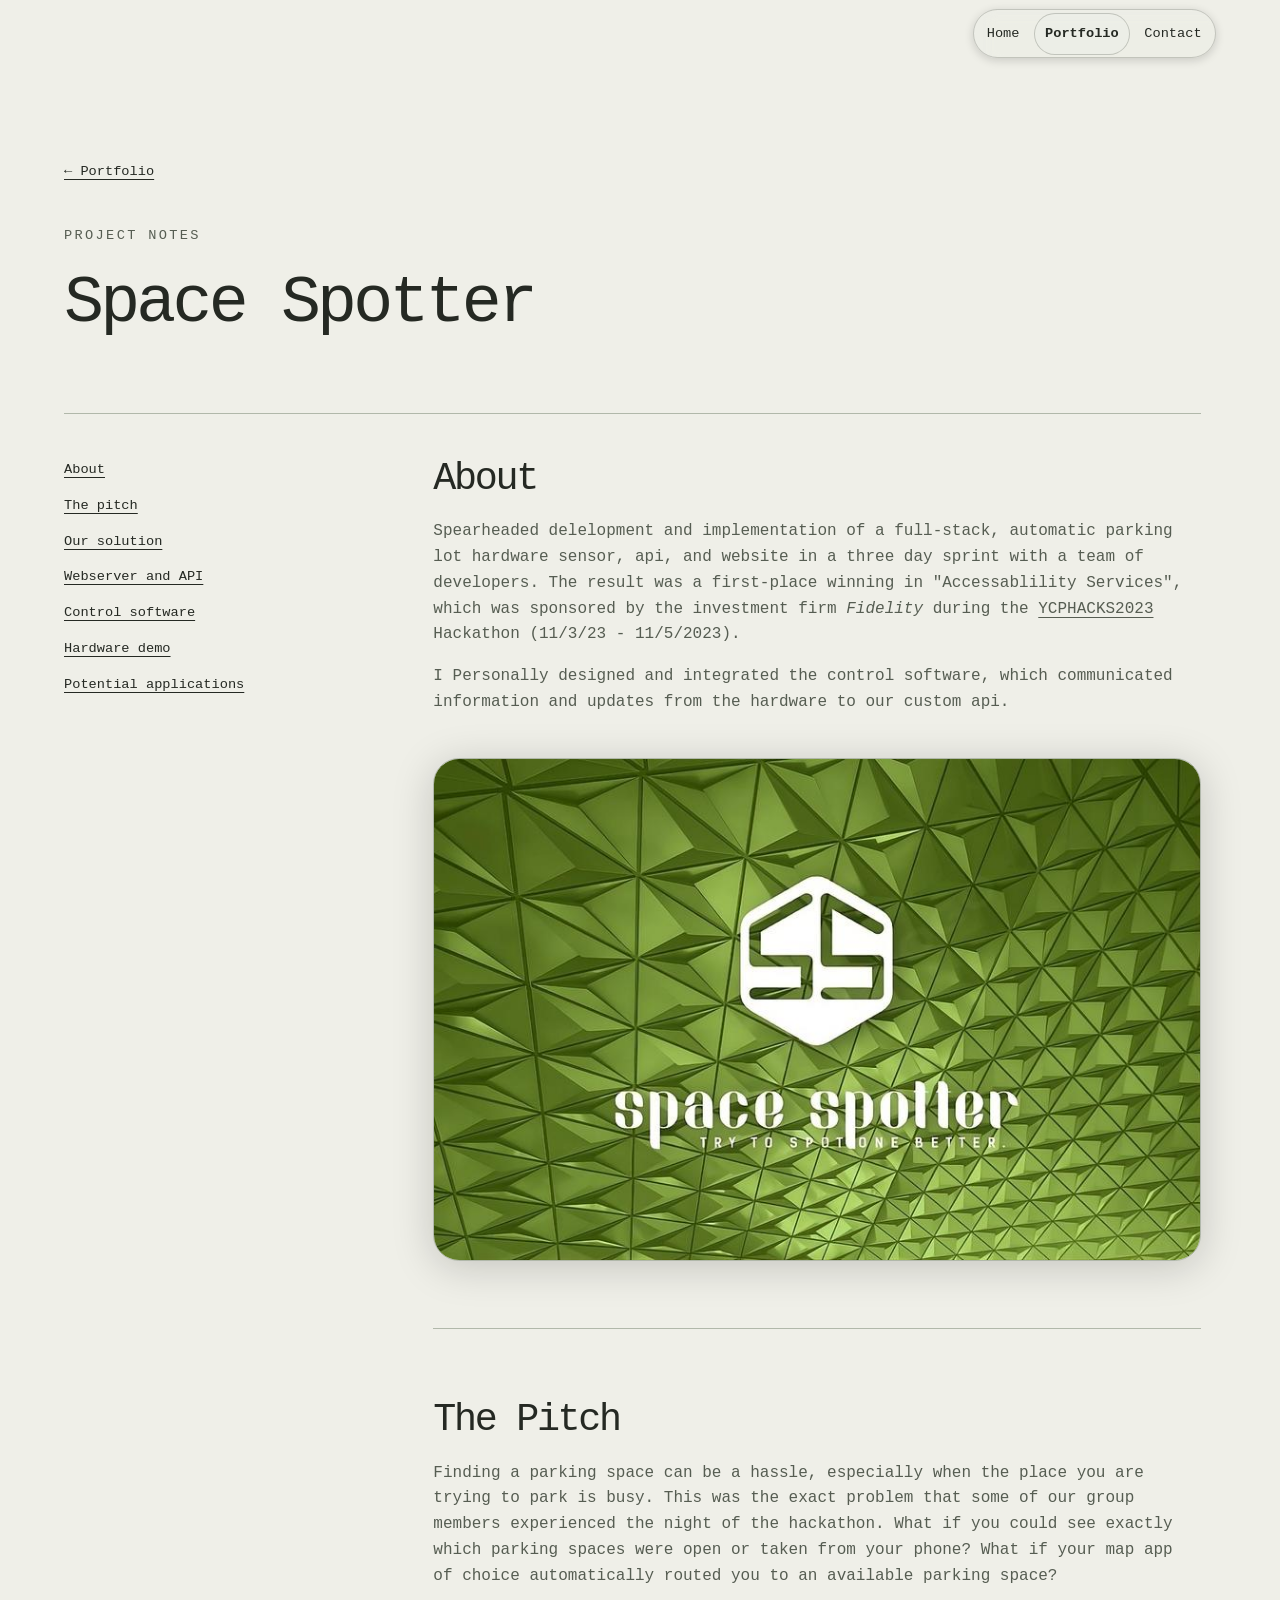
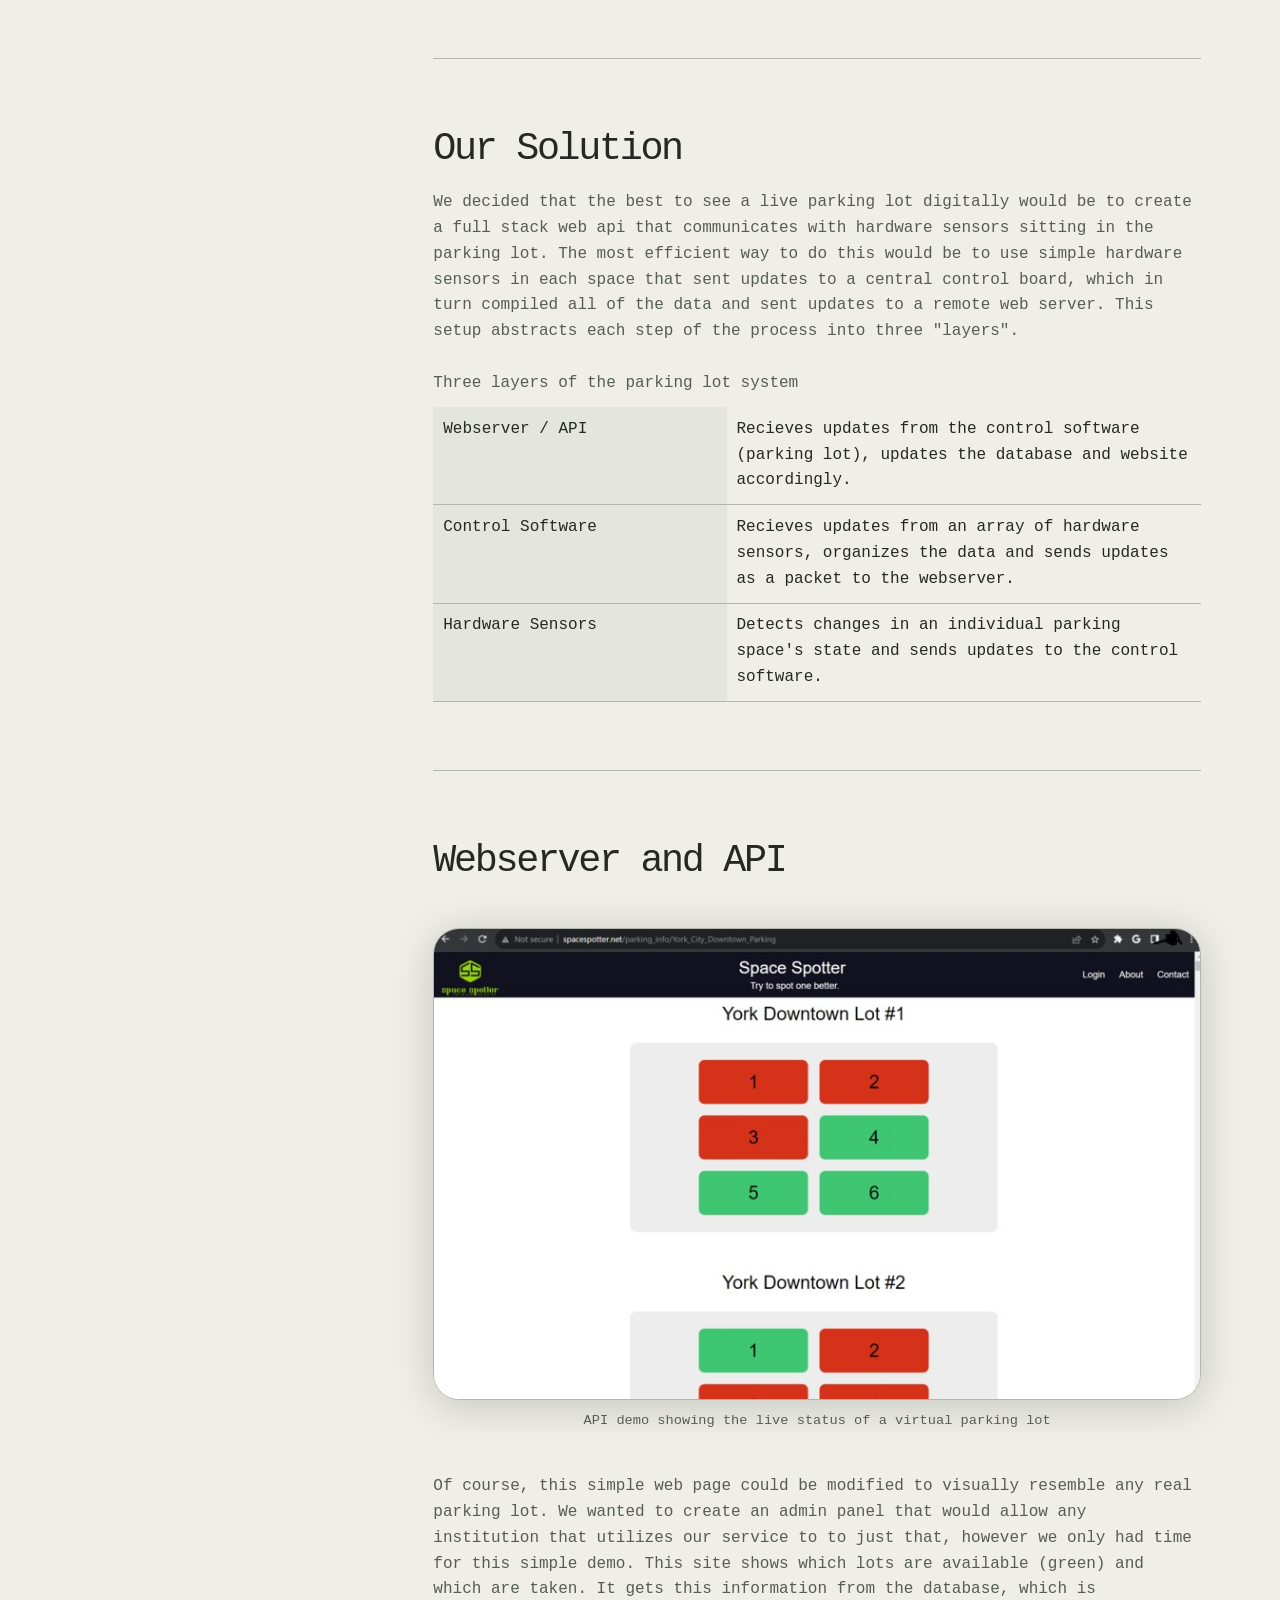
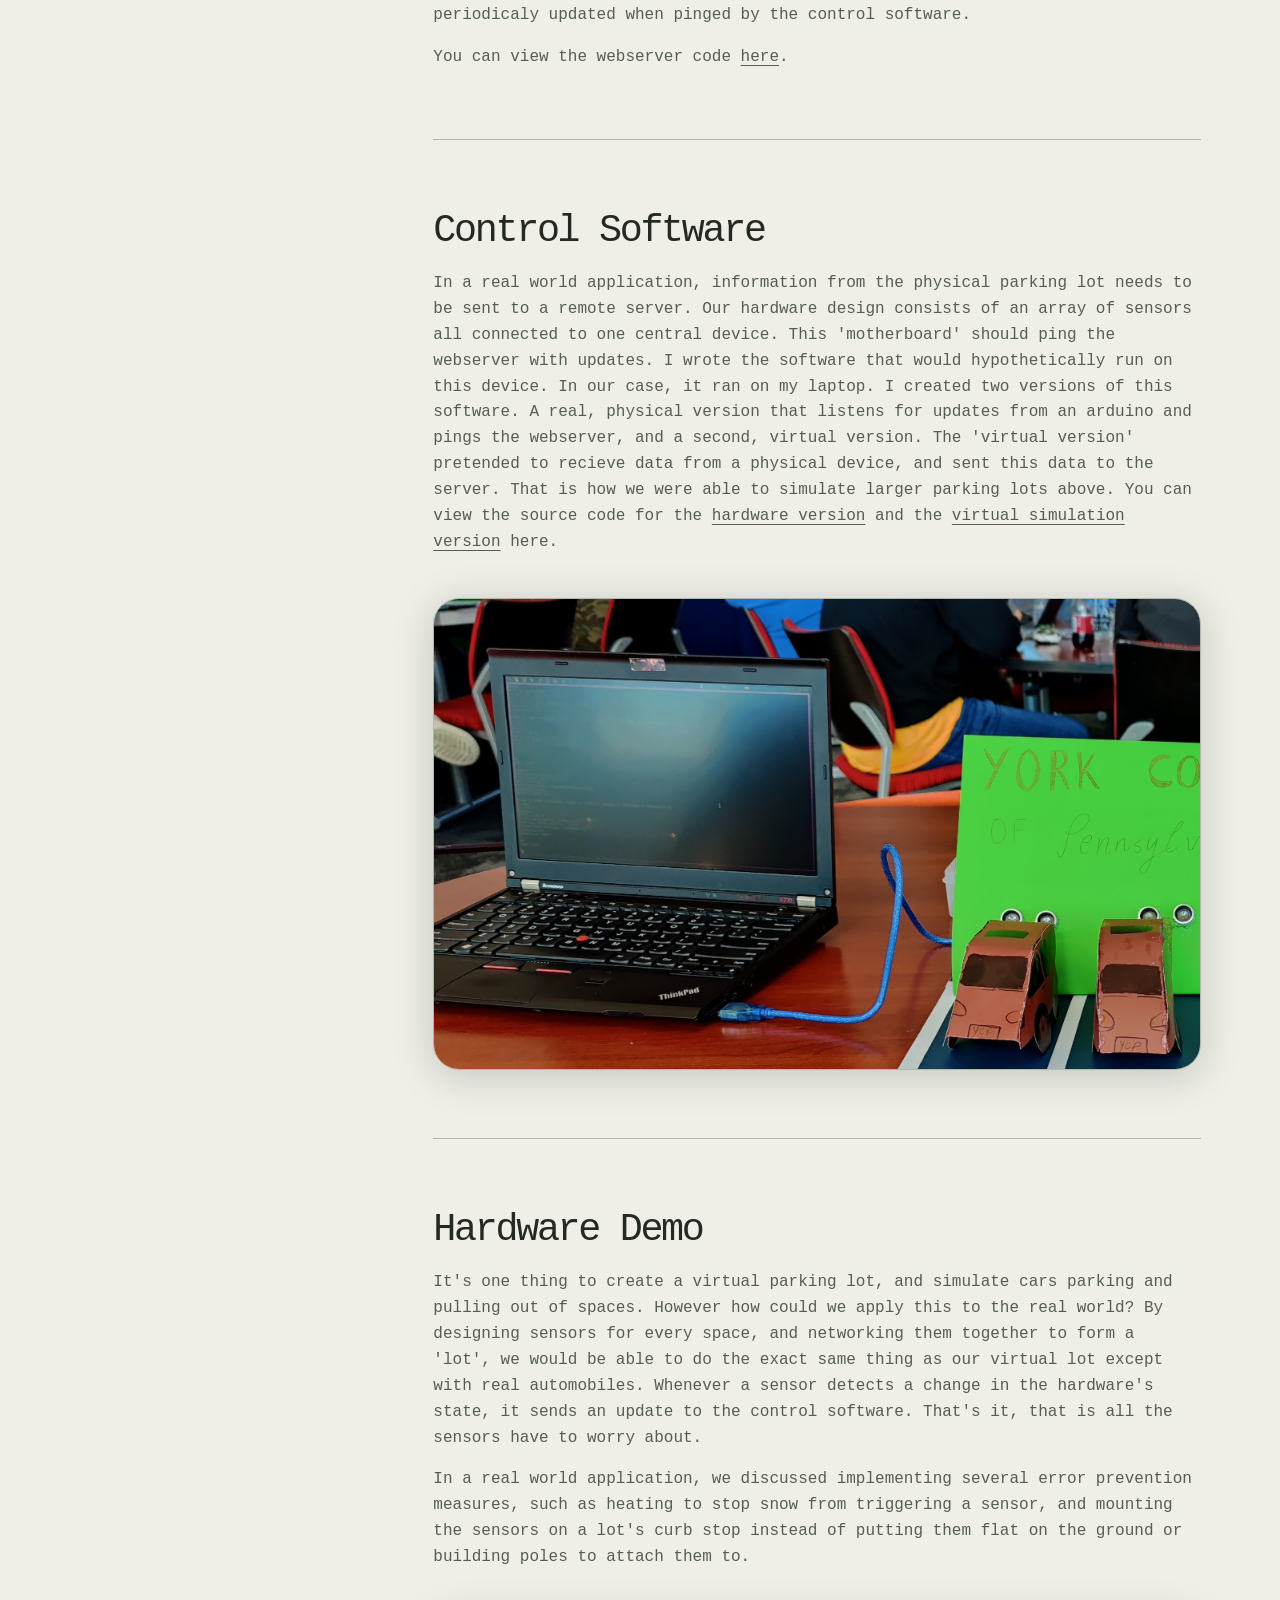
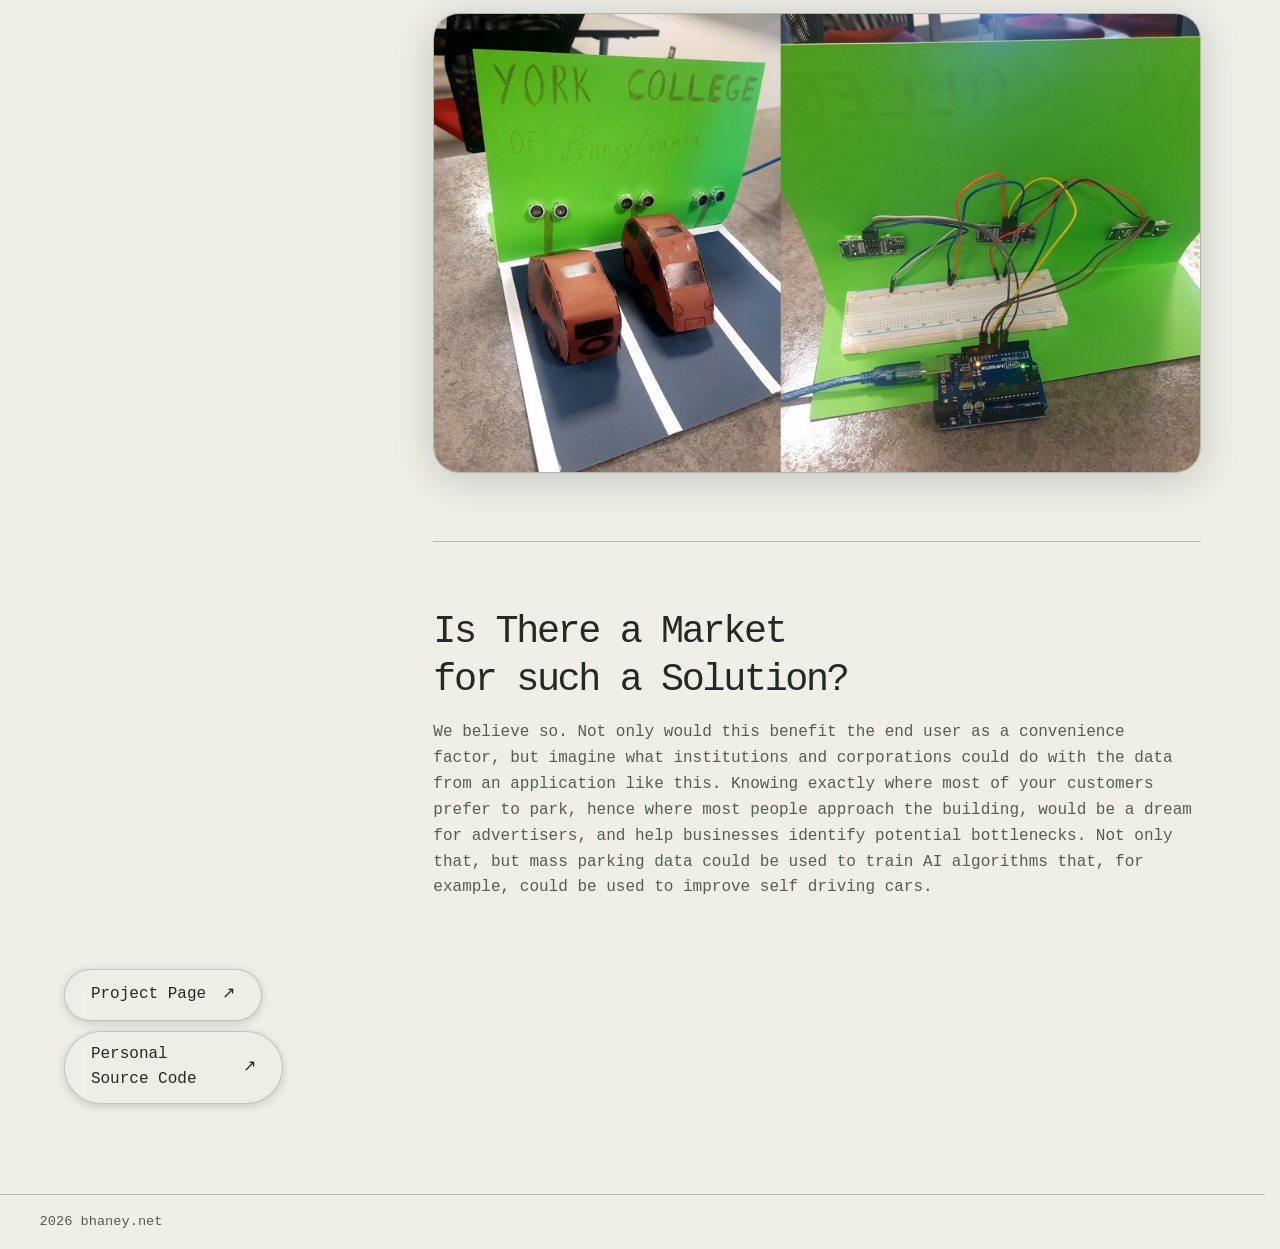
<file: about-ss.html>
<!DOCTYPE html>
<html lang="en" class="glass">

<head>
    <meta charset="UTF-8">
    <meta name="viewport" content="width=device-width, initial-scale=1.0">
    <title>bhaney.net</title>
    <link rel="stylesheet" href="css/root.css">
    <link rel="stylesheet" href="css/elements.css?v=figure-captions-1">
    <link rel="stylesheet" href="css/animate.css?v=css-3">
    <link rel="stylesheet" href="css/glass.css">
    <link rel="stylesheet" href="css/popup.css?v=exit-3">
    <link rel="stylesheet" href="css/liquid-filters.css">
    <link rel="stylesheet" href="css/liquid.css?v=svg">
</head>

<body class="project-page">
    <a class="skip" href="#main">Skip to content</a>

    <header class="topnav">
        <a class="brand" href="index.html">bhaney.net</a>
        <nav aria-label="Primary">
            <a href="index.html">Home</a>
            <a href="portfolio.html" aria-current="location">Portfolio</a>
            <a href="contact.html">Contact</a>
        </nav>
    </header>

    <main id="main" tabindex="-1">
        <header class="page-header container">
            <a class="back" href="portfolio.html">← Portfolio</a>
            <p class="eyebrow">Project notes</p>
            <h1>Space Spotter</h1>
        </header>

        <div class="container article">
            <nav class="contents" aria-label="On this page">
                <a href="#about">About</a>
                <a href="#pitch">The pitch</a>
                <a href="#solution">Our solution</a>
                <a href="#webserver">Webserver and API</a>
                <a href="#control">Control software</a>
                <a href="#hardware">Hardware demo</a>
                <a href="#market">Potential applications</a>
            </nav>

            <article class="prose">
                <section id="about">
                    <h2 class="reveal">About</h2>
                    <p class="reveal"> Spearheaded delelopment and implementation of a full-stack, automatic parking lot
                        hardware sensor, api, and website in a three day sprint with a team of developers. The result
                        was a first-place winning in "Accessablility Services", which was sponsored by the investment
                        firm <i>Fidelity</i> during the <a href="https://www.ycphacks.io/"> YCPHACKS2023</a> Hackathon
                        (11/3/23 - 11/5/2023).</p>
                    <p class="reveal"> I Personally designed and integrated the control software, which communicated
                        information and updates from the hardware to our custom api.</p>
                    <figure class="fade">
                        <button type="button" class="preview" commandfor="ss-logo-preview" command="show-modal"
                            aria-label="Enlarge Space Spotter project logo">
                            <img src="res/img/ss-logo.jpg" alt="Space Spotter project logo." width="806" height="527"
                                loading="lazy">
                        </button>
                    </figure>
                </section>

                <section class="reveal" id="pitch">
                    <h2>The Pitch</h2>
                    <p>Finding a parking space can be a hassle, especially when the place you are trying to park is
                        busy. This was the exact problem that some of our group members experienced the night of the
                        hackathon. What if you could see exactly which parking spaces were open or taken from your
                        phone? What if your map app of choice automatically routed you to an available parking space?
                    </p>
                </section>

                <section class="reveal" id="solution">
                    <h2>Our Solution</h2>
                    <p>We decided that the best to see a live parking lot digitally would be to create a full stack web
                        api that communicates with hardware sensors sitting in the parking lot. The most efficient way
                        to do this would be to use simple hardware sensors in each space that sent updates to a central
                        control board, which in turn compiled all of the data and sent updates to a remote web server.
                        This setup abstracts each step of the process into three "layers".</p>
                    <table class="architecture">
                        <caption>Three layers of the parking lot system</caption>
                        <tbody>
                            <tr>
                                <th scope="row">Webserver / API</th>
                                <td>Recieves updates from the control software (parking lot), updates the database and
                                    website accordingly.</td>
                            </tr>
                            <tr>
                                <th scope="row">Control Software</th>
                                <td>Recieves updates from an array of hardware sensors, organizes the data and sends
                                    updates as a packet to the webserver.</td>
                            </tr>
                            <tr>
                                <th scope="row">Hardware Sensors</th>
                                <td>Detects changes in an individual parking space's state and sends updates to the
                                    control software.</td>
                            </tr>
                        </tbody>
                    </table>
                </section>

                <section id="webserver">
                    <h2 class="reveal">Webserver and API</h2>
                    <figure class="fade">
                        <button type="button" class="preview" commandfor="ss-web-interface-preview" command="show-modal"
                            aria-label="Enlarge Space Spotter web interface">
                            <img src="res/img/ss-web.jpg" loading="lazy">
                        </button>
                        <figcaption>API demo showing the live status of a virtual parking lot</figcaption>
                    </figure>
                    <p class="reveal">Of course, this simple web page could be modified to visually resemble any real
                        parking lot. We wanted to create an admin panel that would allow any institution that utilizes
                        our service to to just that, however we only had time for this simple demo. This site shows
                        which lots are available (green) and which are taken. It gets this information from the
                        database, which is periodicaly updated when pinged by the control software.</p>
                    <p class="reveal">You can view the webserver code <a
                            href="https://github.com/Rowvan/SpaceSpotterServer">here</a>.</p>
                </section>

                <section id="control">
                    <h2 class="reveal">Control Software</h2>
                    <p class="reveal"> In a real world application, information from the physical parking lot needs to
                        be sent to a remote server. Our hardware design consists of an array of sensors all connected to
                        one central device. This 'motherboard' should ping the webserver with updates. I wrote the
                        software that would hypothetically run on this device. In our case, it ran on my laptop. I
                        created two versions of this software. A real, physical version that listens for updates from an
                        arduino and pings the webserver, and a second, virtual version. The 'virtual version' pretended
                        to recieve data from a physical device, and sent this data to the server. That is how we were
                        able to simulate larger parking lots above. You can view the source code for the <a
                            href="https://github.com/pointerisnull/spacespotter">hardware version</a> and the <a
                            href="https://github.com/pointerisnull/spacespotter-debug">virtual simulation version</a>
                        here.</p>
                    <figure class="fade">
                        <button type="button" class="preview" commandfor="ss-control-software-preview"
                            command="show-modal">
                            <img src="res/img/motherboard.jpg" loading="lazy">
                        </button>
                    </figure>
                </section>

                <section id="hardware">
                    <h2 class="reveal">Hardware Demo</h2>
                    <p class="reveal">It's one thing to create a virtual parking lot, and simulate cars parking and
                        pulling out of spaces. However how could we apply this to the real world? By designing sensors
                        for every space, and networking them together to form a 'lot', we would be able to do the exact
                        same thing as our virtual lot except with real automobiles. Whenever a sensor detects a change
                        in the hardware's state, it sends an update to the control software. That's it, that is all the
                        sensors have to worry about.</p>
                    <p class="reveal"> In a real world application, we discussed implementing several error prevention
                        measures, such as heating to stop snow from triggering a sensor, and mounting the sensors on a
                        lot's curb stop instead of putting them flat on the ground or building poles to attach them to.
                    </p>
                    <figure class="fade">
                        <button type="button" class="preview" commandfor="ss-hardware-preview" command="show-modal">
                            <img src="res/img/ss-hw-prop.jpg" loading="lazy">
                        </button>
                    </figure>
                </section>

                <section class="reveal" id="market">
                    <h2>Is There a Market for such a Solution?</h2>
                    <p>We believe so. Not only would this benefit the end user as a convenience factor, but imagine what
                        institutions and corporations could do with the data from an application like this. Knowing
                        exactly where most of your customers prefer to park, hence where most people approach the
                        building, would be a dream for advertisers, and help businesses identify potential bottlenecks.
                        Not only that, but mass parking data could be used to train AI algorithms that, for example,
                        could be used to improve self driving cars.</p>
                </section>
            </article>
            <div class="links">
                <a class="button" href="https://devpost.com/software/space-spotter">Project Page <span
                        aria-hidden="true">↗</span></a>
                <a class="button" href="https://github.com/pointerisnull/SpaceSpotter">Personal Source Code
                    <span aria-hidden="true">↗</span></a>
            </div>
        </div>
    </main>

    <dialog class="popup image-popup" id="ss-logo-preview" aria-labelledby="ss-logo-preview-caption">
        <div class="toolbar">
            <button type="button" class="close" commandfor="ss-logo-preview" command="close"
                aria-label="Close image preview" autofocus>
                <svg viewBox="0 0 24 24" width="1em" height="1em" fill="none" stroke="currentColor" stroke-width="1.618"
                    stroke-linecap="round" aria-hidden="true" focusable="false">
                    <path d="m6 6 12 12M18 6 6 18" />
                </svg>
            </button>
        </div>
        <div class="content">
            <figure>
                <div class="image" style="--image-width: 806px; --image-ratio: 806 / 527">
                    <img src="res/img/ss-logo.jpg" alt="Space Spotter project logo." width="806" height="527"
                        loading="lazy" decoding="async">
                </div>
            </figure>
        </div>
    </dialog>

    <dialog class="popup image-popup" id="ss-web-interface-preview" aria-labelledby="ss-web-interface-preview-caption">
        <div class="toolbar">
            <button type="button" class="close" commandfor="ss-web-interface-preview" command="close"
                aria-label="Close image preview" autofocus>
                <svg viewBox="0 0 24 24" width="1em" height="1em" fill="none" stroke="currentColor" stroke-width="1.618"
                    stroke-linecap="round" aria-hidden="true" focusable="false">
                    <path d="m6 6 12 12M18 6 6 18" />
                </svg>
            </button>
        </div>
        <div class="content">
            <figure>
                <div class="image" style="--image-width: 806px; --image-ratio: 806 / 495">
                    <img src="res/img/ss-web.jpg"
                        alt="Space Spotter web interface with red occupied spaces and green available spaces."
                        width="806" height="495" loading="lazy" decoding="async">
                </div>
                <figcaption id="ss-web-interface-preview-caption">API demo showing the live status of a virtual parking
                    lot</figcaption>
            </figure>
        </div>
    </dialog>

    <dialog class="popup image-popup" id="ss-control-software-preview"
        aria-labelledby="ss-control-software-preview-caption">
        <div class="toolbar">
            <button type="button" class="close" commandfor="ss-control-software-preview" command="close"
                aria-label="Close image preview" autofocus>
                <svg viewBox="0 0 24 24" width="1em" height="1em" fill="none" stroke="currentColor" stroke-width="1.618"
                    stroke-linecap="round" aria-hidden="true" focusable="false">
                    <path d="m6 6 12 12M18 6 6 18" />
                </svg>
            </button>
        </div>
        <div class="content">
            <figure>
                <div class="image" style="--image-width: 1914px; --image-ratio: 1914 / 1177">
                    <img src="res/img/motherboard.jpg"
                        alt="Laptop running the Space Spotter control software during the hardware demonstration."
                        width="1914" height="1177" loading="lazy" decoding="async">
                </div>
                <figcaption id="ss-control-software-preview-caption">This is a horrible picture of the
                    &#x27;motherboard&#x27; listening for updates from hardware.</figcaption>
            </figure>
        </div>
    </dialog>

    <dialog class="popup image-popup" id="ss-hardware-preview" aria-labelledby="ss-hardware-preview-caption">
        <div class="toolbar">
            <button type="button" class="close" commandfor="ss-hardware-preview" command="close"
                aria-label="Close image preview" autofocus>
                <svg viewBox="0 0 24 24" width="1em" height="1em" fill="none" stroke="currentColor" stroke-width="1.618"
                    stroke-linecap="round" aria-hidden="true" focusable="false">
                    <path d="m6 6 12 12M18 6 6 18" />
                </svg>
            </button>
        </div>
        <div class="content">
            <figure>
                <div class="image" style="--image-width: 948px; --image-ratio: 948 / 567">
                    <img src="res/img/ss-hw-prop.jpg"
                        alt="Parking lot model with cardboard cars, ultrasonic sensors, and wiring to an Arduino Uno."
                        width="948" height="567" loading="lazy" decoding="async">
                </div>
                <figcaption id="ss-hardware-preview-caption">Parking lot model with cardboard cars, ultrasonic sensors,
                    and wiring to an Arduino Uno.</figcaption>
            </figure>
        </div>

    </dialog>



    <footer class="footer">
        <p>2026 bhaney.net</p>
    </footer>
</body>

</html>
</file>
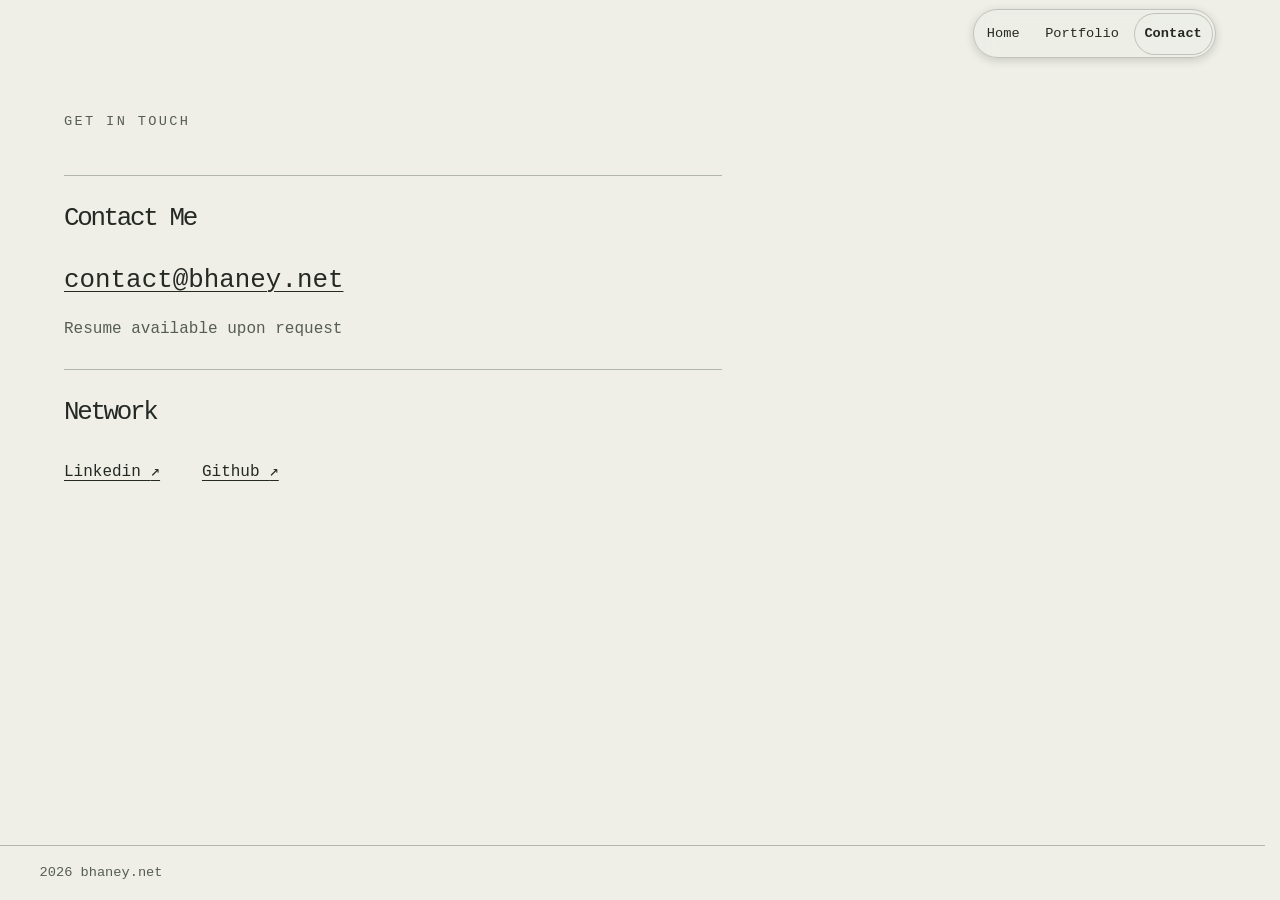
<file: contact.html>
<!DOCTYPE html>
<html lang="en" class="glass">

<head>
    <meta charset="UTF-8">
    <meta name="viewport" content="width=device-width, initial-scale=1.0">
    <title>bhaney.net</title>
    <link rel="stylesheet" href="css/root.css?v=separators-1">
    <link rel="stylesheet" href="css/elements.css?v=figure-captions-1">
    <link rel="stylesheet" href="css/animate.css?v=css-3">
    <link rel="stylesheet" href="css/glass.css">
    <link rel="stylesheet" href="css/liquid-filters.css">
    <link rel="stylesheet" href="css/liquid.css?v=svg">
</head>

<body class="contact-page">
    <a class="skip" href="#main">Skip to content</a>
    <header class="topnav">
        <a class="brand" href="index.html">bhaney.net</a>
        <nav aria-label="Primary">
            <a href="index.html">Home</a>
            <a href="portfolio.html">Portfolio</a>
            <p aria-current="page">Contact</p>
        </nav>
    </header>

    <main id="main" tabindex="-1">
        <header class="page-header container">
            <p class="eyebrow">Get in Touch</p>
        </header>
        <div class="container contact">
            <div>
                <hr>
                <section class="reveal" aria-labelledby="contact-title">
                    <h2 id="contact-title">Contact Me</h2>
                    <a class="email" href="mailto:contact@bhaney.net">contact@bhaney.net</a>
                    <p>Resume available upon request</p>
                </section>
                <hr>
                <section class="reveal" aria-labelledby="network-title">
                    <h2 id="network-title">Network</h2>
                    <div class="links">
                        <a class="link" href="https://www.linkedin.com/in/b-haney">Linkedin <span
                                aria-hidden="true">↗</span></a>
                        <a class="link" href="https://www.github.com/brendanhaney">Github <span
                                aria-hidden="true">↗</span></a>
                    </div>
                </section>
            </div>
        </div>
    </main>

    <footer class="footer">
        <p>2026 bhaney.net</p>
    </footer>
</body>

</html>
</file>
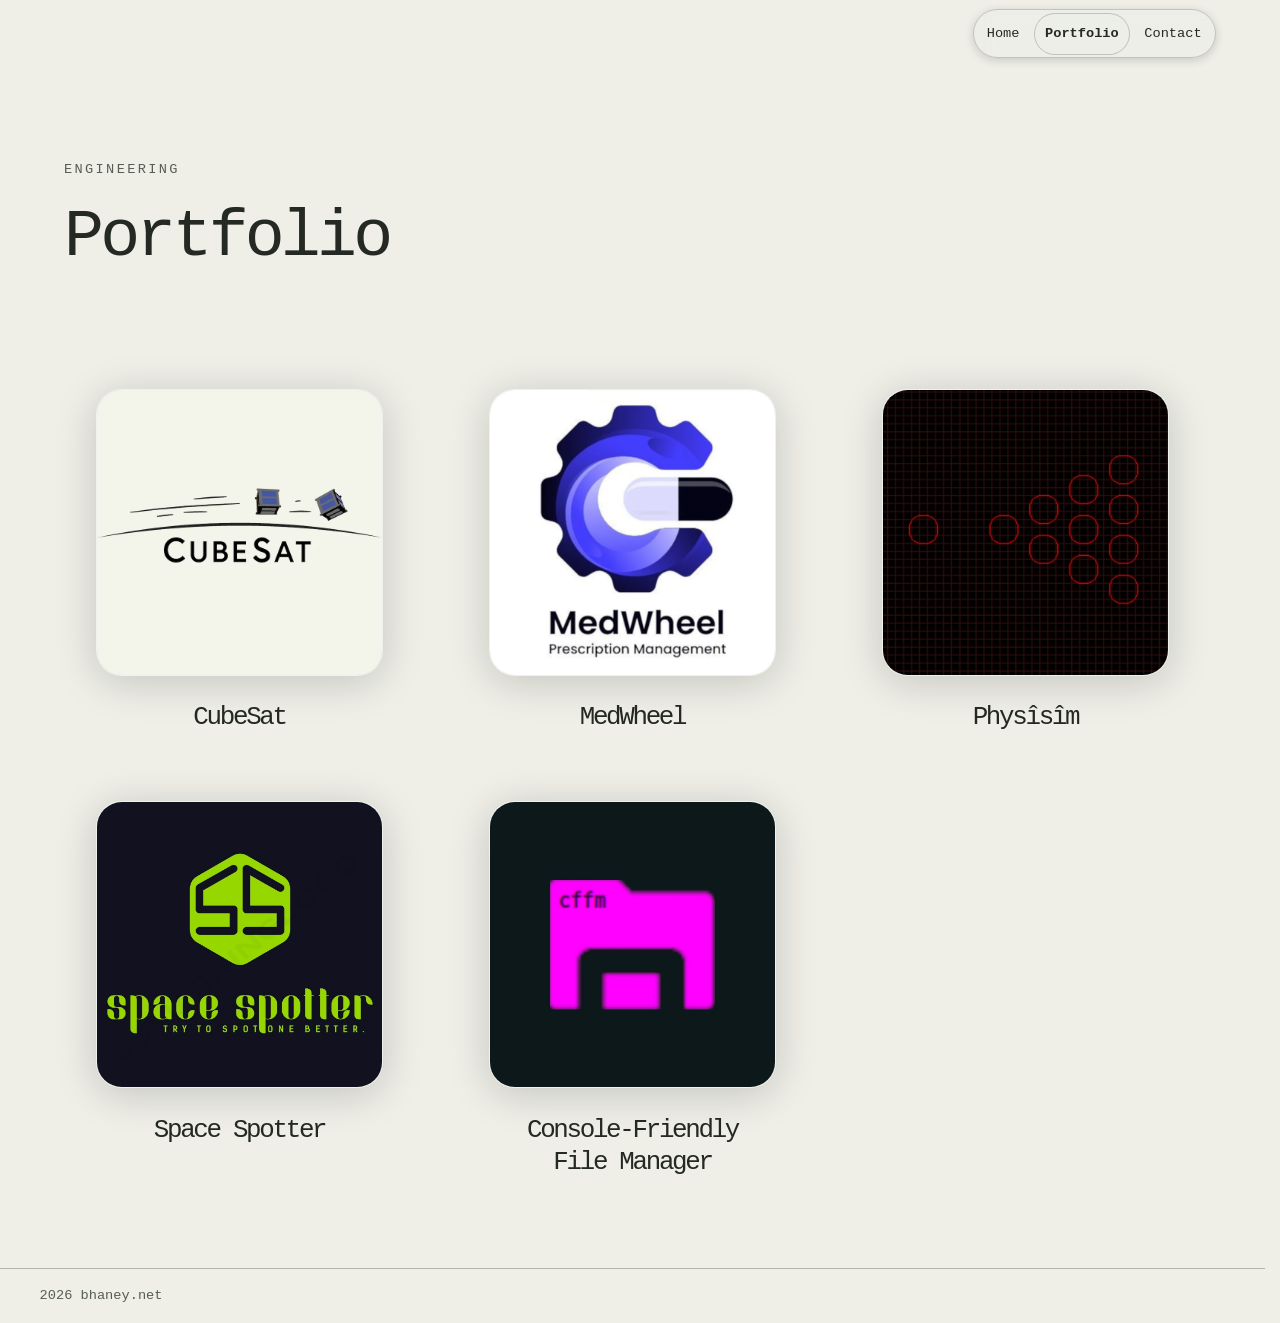
<file: portfolio.html>
<!DOCTYPE html>
<html lang="en" class="glass">

<head>
    <meta charset="UTF-8">
    <meta name="viewport" content="width=device-width, initial-scale=1.0">
    <title>bhaney.net</title>
    <link rel="stylesheet" href="css/root.css?v=separators-1">
    <link rel="stylesheet" href="css/elements.css?v=figure-captions-1">
    <link rel="stylesheet" href="css/animate.css?v=css-4">
    <link rel="stylesheet" href="css/glass.css?v=project-links-2">
    <link rel="stylesheet" href="css/liquid-filters.css">
    <link rel="stylesheet" href="css/liquid.css?v=project-links-2">
</head>

<body>
    <a class="skip" href="#main">Skip to content</a>
    <header class="topnav">
        <a class="brand" href="index.html">bhaney.net</a>
        <nav aria-label="Primary">
            <a href="index.html">Home</a>
            <p aria-current="page">Portfolio</p>
            <a href="contact.html">Contact</a>
        </nav>
    </header>

    <main id="main" tabindex="-1">
        <header class="page-header container">
            <p class="eyebrow">Engineering</p>
            <h1>Portfolio</h1>
        </header>

        <div class="container projects">

            <article class="fade" id="cubesat">
                <a class="thumbnail" href="about-cubesat.html" aria-label="Read about CubeSat">
                    <img src="res/ico/cubesat.webp" alt="York College of Pennsylvania CubeSat Capstone Project">
                </a>
                <div>
                    <h2>CubeSat</h2>
                </div>

            </article>

            <article class="fade" id="medwheel">
                <a class="thumbnail" href="about-medwheel.html" aria-label="Read about MedWheel">
                    <img src="res/ico/medwheel-preview.webp" loading="lazy">
                </a>
                <div>
                    <h2>MedWheel</h2>
                </div>

            </article>

            <article class="fade" id="physisim">
                <a class="thumbnail" href="about-physics.html" aria-label="Read about Physîsîm">
                    <img src="res/ico/physisim.webp" loading="lazy">
                </a>
                <div>
                    <h2>Physîsîm</h2>
                </div>

            </article>


            <article class="fade" id="space-spotter">
                <a class="thumbnail" href="about-ss.html" aria-label="Read about Space Spotter">
                    <img src="res/ico/ss.webp" width="1000" height="562" loading="lazy">
                </a>
                <div>
                    <h2>Space Spotter</h2>
                </div>

            </article>

            <article class="fade" id="cffm">
                <a class="thumbnail" href="about-cffm.html" aria-label="Read about CFFM">
                    <img src="res/ico/cffm-logo.webp" loading="lazy">
                </a>
                <div>
                    <h2>Console-Friendly File Manager</h2>
                </div>

            </article>

        </div>

    </main>

    <footer class="footer">
        <p>2026 bhaney.net</p>
    </footer>
</body>

</html>
</file>
<file: css/root.css>
:root {
    color-scheme: dark;
    --bg: #202221;
    --surface: #292b2a;

    --secondary: #dee6da;
    --text-main: #f0f0eb;
    --text-dim: #b6b9b3;
    --ink: #222522;
    --border: #51554f;
    --hero-border: rgb(240 240 235 / 0.4);
    --hero-overlay: rgba(24, 24, 24, 0.8);
    --media-bg: #161817;
    --font-mono: "SFMono-Regular", Consolas, "Liberation Mono", Menlo, monospace;

    --golden-ratio: 1.618;
    --s-xxxs: 0.146rem;
    --s-xxs: 0.236rem;
    --s-xs: 0.382rem;
    --s-sm: 0.618rem;
    --s-md: 1rem;
    --s-lg: 1.618rem;
    --s-xl: 2.618rem;
    --s-xxl: 4.236rem;
    --s-xxxl: 6.854rem;
    --golden-column: 2.618fr;
    --s-section: clamp(var(--s-xxl), 7vw, var(--s-xxxl));

    --text-small: calc(var(--s-md) - var(--s-xxxs));
    --text-brand: calc(var(--s-md) + var(--s-xxxs));
    --line-body: var(--golden-ratio);
    --line-heading: calc(2 / var(--golden-ratio));
    --tracking-tight: calc(var(--s-xxs) * -1);
    --tracking-wide: var(--s-xxxs);
    --width: calc(var(--s-xxxl) * 12);
    --reading-width: calc(var(--s-xxxl) * 7);

    --project-image-size: calc(var(--s-xxxl) * var(--golden-ratio) * var(--golden-ratio));
    --project-image-size-mobile: var(--s-xxxl);
    --gutter: clamp(var(--s-md), 5vw, var(--s-xxl));
    --edge-inset: calc(var(--gutter) / var(--golden-ratio));
    --radius: var(--s-xxs);
    --border-width: calc(var(--s-xxxs) / 2);
    --border-strong: var(--s-xxxs);
    --header-height: var(--s-xxl);
    --nav-capsule-height: calc(var(--s-xl) + var(--s-xxxs) * 2 + var(--border-width) * 2);
    --header-scroll-offset: calc(var(--header-height) + var(--border-width) + var(--s-xl));
    --duration-page: calc(300ms * var(--golden-ratio));

    --duration-background: calc(500ms * var(--golden-ratio));
    --delay-background: 0ms;
    --scroll-reveal-offset: var(--s-xg);
    --scroll-reveal-range: calc(var(--s-xxxl) * var(--golden-ratio));
    --background-visible: 0.8;

    --glass-radius: var(--s-xxl);
    --glass-blur: var(--s-xs);
    --glass-edge: rgb(255 255 255 / 0.28);
    --glass-edge-bright: rgb(255 255 255 / 0.65);
    --glass-dark-solid: #343b36;
    --glass-dark-tint: rgb(24 30 26 / 0.74);
    --popup-backdrop: rgb(0 0 0 / 0.42);
    --glass-light-solid: #d6dcd3;
    --glass-light-tint: rgb(222 230 218 / 0.72);
    --glass-reflection: radial-gradient(ellipse at 50% 0%, rgb(255 255 255 / 0.22), transparent 65%), linear-gradient(180deg, rgb(255 255 255 / 0.06), transparent 45%, rgb(0 0 0 / 0.06));
    --glass-shadow: inset 0 var(--border-width) 0 rgb(255 255 255 / 0.48), inset 0 calc(var(--border-width) * -1) 0 rgb(0 0 0 / 0.12), 0 var(--s-xs) var(--s-lg) rgb(0 0 0 / 0.2);
    --glass-shadow-raised: inset 0 var(--border-width) 0 rgb(255 255 255 / 0.7), inset 0 calc(var(--border-width) * -1) 0 rgb(0 0 0 / 0.1), 0 var(--s-sm) var(--s-xl) rgb(0 0 0 / 0.3);
    --duration-control: calc(120ms * var(--golden-ratio));
    --duration-glass: calc(var(--duration-control) * var(--golden-ratio));
    --ease-glass: cubic-bezier(0.22, 1, 0.36, 1);
    --glass-press-scale: calc(1 - (var(--golden-ratio) - 1) / 32);
}

@media (prefers-color-scheme: light) {
    :root {
        color-scheme: light;
        --bg: #efefe8;
        --surface: #e4e6dd;
        --text-main: #252923;
        --text-dim: #565d52;
        --border: #b1b8aa;
        --hero-border: rgb(37 41 35 / 0.35);
        --hero-overlay: linear-gradient(to right, rgba(239, 239, 232, 0.94), rgba(230, 235, 223, 0.78));
        --media-bg: #d7dcd1;
        --glass-edge: rgb(255 255 255 / 0.62);
        --glass-edge-bright: rgb(255 255 255 / 0.95);
        --glass-dark-solid: #dfe4d8;
        --glass-dark-tint: rgb(218 224 210 / 0.8);
        --popup-backdrop: rgb(42 47 38 / 0.18);
        --glass-light-solid: #eef1e8;
        --glass-light-tint: rgb(239 243 231 / 0.78);
        --glass-shadow: inset 0 var(--border-width) 0 rgb(255 255 255 / 0.8), inset 0 calc(var(--border-width) * -1) 0 rgb(41 51 36 / 0.12), 0 var(--s-xs) var(--s-lg) rgb(41 51 36 / 0.12);
        --glass-shadow-raised: inset 0 var(--border-width) 0 rgb(255 255 255 / 0.95), inset 0 calc(var(--border-width) * -1) 0 rgb(41 51 36 / 0.12), 0 var(--s-sm) var(--s-xl) rgb(41 51 36 / 0.18);
    }
}

@supports (color: color-mix(in srgb, white, black)) {
    :root {
        --glass-dark-solid: color-mix(in srgb, var(--secondary) 12%, var(--bg));
        --glass-dark-tint: color-mix(in srgb, color-mix(in srgb, var(--secondary) 12%, black) 74%, transparent);
        --glass-light-solid: color-mix(in srgb, var(--secondary) 96%, black);
        --glass-light-tint: color-mix(in srgb, var(--secondary) 72%, transparent);
    }

    @media (prefers-color-scheme: light) {
        :root {
            --glass-dark-solid: var(--secondary);
            --glass-dark-tint: color-mix(in srgb, color-mix(in srgb, var(--secondary) 98%, black) 80%, transparent);
            --glass-light-solid: color-mix(in srgb, var(--secondary) 60%, white);
            --glass-light-tint: color-mix(in srgb, color-mix(in srgb, var(--secondary) 50%, white) 78%, transparent);
        }
    }
}

* {
    box-sizing: border-box;
}

html {
    scrollbar-gutter: stable;
    scroll-behavior: smooth;
    scroll-padding-top: var(--header-scroll-offset);
}

body {
    margin: 0;
    background: var(--bg);
    color: var(--text-main);
    font-family: var(--font-mono);
    font-size: var(--s-md);
    line-height: var(--line-body);
    overflow-wrap: anywhere;
}

h1,
h2,
h3,
h4,
p,
ul,
figure {
    margin: 0;
}

h1,
h2,
h3,
h4 {
    font-weight: 500;
    line-height: var(--line-heading);
    text-wrap: balance;
}

h1 {
    font-size: clamp(var(--s-xl), 5.2vw, var(--s-xxl));
    letter-spacing: var(--tracking-tight);
}

h2 {
    font-size: clamp(var(--s-lg), 3vw, var(--s-xl));
    letter-spacing: calc(var(--tracking-tight) / var(--golden-ratio));
}

h3 {
    font-size: var(--s-lg);
    letter-spacing: calc(var(--tracking-tight) / var(--golden-ratio) / var(--golden-ratio));
}

h4 {
    font-size: var(--s-md);
    font-weight: 700;
}

hr {
    width: 100%;
    height: 0;
    margin: 0;
    padding: 0;
    border: 0;
    border-top: var(--border-width) solid var(--border);
}

p {
    color: var(--text-dim);
}

a {
    color: inherit;
    text-decoration-thickness: var(--border-width);
    text-underline-offset: var(--s-xxs);
}

a:hover {
    text-decoration-thickness: var(--border-strong);
}

:focus-visible {
    outline: var(--border-strong) solid currentColor;
    outline-offset: var(--s-xs);
}

img {
    display: block;
    max-width: 100%;
    height: auto;
}

button,
code,
kbd {
    font: inherit;
}

::selection {
    color: var(--bg);
    background: var(--text-main);
}

.container {
    width: min(var(--width), calc(100% - var(--gutter) * 2));
    margin-inline: auto;
}

.eyebrow {
    font-size: var(--text-small);
    line-height: var(--line-body);
    letter-spacing: var(--tracking-wide);
    text-transform: uppercase;
}

.section {
    padding-block: var(--s-section);
}

.section-heading {
    display: flex;
    align-items: baseline;
    justify-content: space-between;
    flex-wrap: wrap;
    gap: var(--s-lg);
    margin-bottom: var(--s-xxl);
}

.section-heading .eyebrow {
    margin-bottom: var(--s-sm);
}

.link {
    display: inline-block;
    padding-block: var(--s-xs);
}

.links {
    display: flex;
    align-items: center;
    flex-wrap: wrap;
    gap: var(--s-sm) var(--s-xl);
}

.skip {
    position: absolute;
    z-index: 10;
    top: var(--s-xs);
    left: var(--gutter);
    padding: var(--s-sm) var(--s-md);
    color: var(--ink);
    background: var(--text-main);
    transform: translateY(-180%);
}

.skip:focus {
    transform: translateY(0);
}

@media (prefers-reduced-motion: reduce) {
    html {
        scroll-behavior: auto;
    }
}
</file>
<file: css/elements.css>
.topnav {
    position: fixed;
    z-index: 5;
    width: max-content;
    max-width: calc(100% - var(--gutter) * 2);
    border-radius: var(--glass-radius);
    color: var(--ink);
}

.brand {
    display: none;
}

.topnav nav {
    display: flex;
    gap: var(--s-xxs);
    width: 100%;
    max-width: 100%;
    overflow-x: auto;
    scrollbar-width: none;
}

.topnav nav a,
.topnav nav p {
    flex-shrink: 0;
    color: inherit;
    font-size: var(--text-small);
    white-space: nowrap;
    text-decoration: none;
}

.topnav nav a:focus-visible {
    outline-offset: calc(var(--border-strong) * -1);
}

.footer {
    border-top: var(--border-width) solid var(--border);
}

.footer p {
    width: calc(100% - var(--edge-inset) * 2);
    margin-inline: auto;
    padding-block: var(--s-md);
    font-size: var(--text-small);
}

.page-header {
    padding-block: var(--s-section) var(--s-xxl);
}

.page-header .eyebrow {
    margin-bottom: var(--s-md);
}

.page-header h1 {
    max-width: var(--reading-width);
}

.back {
    display: inline-block;
    margin-bottom: var(--s-xl);
    font-size: var(--text-small);
}

.hero {
    --border: var(--hero-border);
    position: relative;
    isolation: isolate;
    display: flex;
    flex-direction: column;
    min-height: 100vh;
    min-height: 100dvh;
    background: var(--bg);
}

.home {
    isolation: isolate;
}

.home .hero {
    background: transparent;
}

.home .sections,
.home .footer {
    background: var(--bg);
}

.background {
    position: fixed;
    inset: 0;
    z-index: -1;
    overflow: clip;
    pointer-events: none;
}

.background img {
    width: 100%;
    height: calc(100% / var(--background-visible));
    object-fit: cover;
    object-position: center top;
}

.background::after {
    content: "";
    position: absolute;
    inset: 0;
    background: var(--hero-overlay);
}

@media (max-width: 640px), (hover: none), (pointer: coarse) {
    /* Scroll with the document; toolbar changes must not resize the wallpaper. */
    .home > .background {
        position: absolute;
        bottom: auto;
        height: 100vh;
        height: 100lvh;
    }

    .home > .background img {
        height: 100%;
    }
}

.hero p {
    color: inherit;
}

.intro {
    flex: 1;
    display: flex;
    align-items: center;
    padding-block: var(--s-xl);
}

.intro>div {
    max-width: calc(var(--s-xxxl) * 5);
}

.intro h1 {
    margin-bottom: var(--s-lg);
}

.intro p {
    max-width: calc(var(--s-xxxl) * 4);
}

.intro .links {
    margin-top: var(--s-xl);
}

.shortcuts {
    flex-shrink: 0;
    display: flex;
    justify-content: space-between;
    flex-wrap: wrap;
    gap: var(--s-md);
    border-top: var(--border-width) solid var(--border);
    padding-block: var(--s-lg);
    font-size: var(--text-small);
}

.shortcuts nav {
    display: flex;
    flex-wrap: wrap;
    gap: var(--s-md) var(--s-xl);
}

/* Project previews and details. */
.spotlight {
    display: grid;
    grid-template-columns: repeat(2, minmax(0, 1fr));
    align-items: start;
    gap: var(--s-xxl) var(--s-xl);
}

.spotlight>article {
    --project-gap: var(--s-lg);
    display: grid;
    grid-template-columns: var(--project-image-size) minmax(0, var(--reading-width));
    grid-template-rows: 1fr auto;
    grid-template-areas: "image copy" "image links";
    align-items: start;
    justify-content: start;
    gap: var(--s-sm) var(--project-gap);
}

.spotlight>article>div,
.projects>article>div {
    grid-area: copy;
    min-width: 0;
}

.spotlight>article>.links {
    grid-area: links;
    align-self: end;
}

.thumbnail {
    grid-area: image;
    position: relative;
    display: block;
    align-self: start;
    width: 100%;
    height: auto;
    min-width: 0;
    min-height: 0;
    aspect-ratio: 1;
    overflow: hidden;
    background: var(--media-bg);
    border: var(--border-width) solid var(--border);
    border-radius: var(--s-lg);
}

.thumbnail img {
    position: absolute;
    inset: 0;
    width: 100%;
    height: 100%;
    object-fit: cover;
    object-position: center;
}

.spotlight h3 {
    margin-bottom: var(--s-xs);
}

.spotlight .links {
    font-size: var(--text-small);
}

.experience {
    background: var(--surface);
}

.columns {
    display: grid;
    grid-template-columns: minmax(0, 1fr) minmax(0, var(--golden-column));
    gap: var(--s-xxl);
}

.columns>div>.eyebrow {
    margin-bottom: var(--s-sm);
}

.jobs>article {
    display: grid;
    grid-template-columns: calc(var(--s-lg) * 2) minmax(0, 1fr);
    align-items: start;
    gap: var(--s-lg);
    padding-block: var(--s-xl);
}

.logo {
    width: calc(var(--s-lg) * 2);
    height: calc(var(--s-lg) * 2);
    object-fit: contain;
    background: #fff;
    padding: var(--s-xxs);
    border-radius: var(--radius);
}

.jobs h3 {
    margin-block: var(--s-xs);
}

.jobs .date {
    margin-top: var(--s-xs);
    font-size: var(--text-small);
}

.portrait {
    max-width: calc(var(--s-xxl) * 4);
    margin-top: var(--s-xl);
}

.portrait img {
    border-radius: var(--s-lg);
}

.skills section+section {
    margin-top: var(--s-xl);
    padding-top: var(--s-xl);
    border-top: var(--border-width) solid var(--border);
}

.skills h3 {
    margin-bottom: var(--s-sm);
}

.contact-banner {
    padding-block: var(--s-xxl);
    /*background: var(--surface);*/
}

.contact-banner .container {
    display: flex;
    flex-wrap: wrap;
    align-items: center;
    justify-content: space-between;
    gap: var(--s-lg);
}

.projects {
    display: grid;
    grid-template-columns: repeat(3, minmax(0, 1fr));
    align-items: start;
    gap: var(--s-xxl) var(--s-xl);
    padding-block: var(--s-xl) var(--s-section);
}

.projects>article {
    display: grid;
    grid-template-columns: minmax(0, 1fr);
    grid-template-areas: "image" "copy";
    justify-items: center;
    gap: var(--s-lg);
}

.projects .thumbnail {
    width: min(100%, var(--project-image-size));
}

.projects h2 {
    font-size: var(--s-lg);
    text-align: center;
}

.projects>article>div>p,
.projects>article>.links {
    display: none;
}

/* Contact page. */
.contact-page {
    display: flex;
    flex-direction: column;
    /* Border-box includes the existing desktop and mobile navigation clearance. */
    min-height: 100vh;
    min-height: 100dvh;
}

.contact-page>main {
    flex: 1 0 auto;
}

.contact-page>.footer {
    flex-shrink: 0;
}

.contact-page .page-header {
    padding-block: var(--s-xl) var(--s-lg);
}

.contact {
    padding-bottom: var(--s-xl);
}

.contact>div {
    max-width: calc(var(--s-xxxl) * 6);
}

.contact section {
    padding-block: var(--s-lg);
}

.contact h2 {
    margin-bottom: var(--s-lg);
    font-size: var(--s-lg);
}

.email {
    display: inline-block;
    margin-bottom: var(--s-md);
    font-size: clamp(var(--s-md), 2.5vw, var(--s-lg));
}

/* Long-form project documentation. */
.article {
    display: grid;
    grid-template-columns: calc(var(--s-xxxl) * 2) minmax(0, var(--reading-width));
    justify-content: space-between;
    gap: var(--s-xxl);
    padding-block: var(--s-xl) var(--s-section);
    border-top: var(--border-width) solid var(--border);
}

.contents {
    align-self: start;
    position: sticky;
    top: var(--header-scroll-offset);
    display: flex;
    flex-direction: column;
    gap: var(--s-xs);
    font-size: var(--text-small);
}

.contents a {
    padding-block: var(--s-xxs);
}

.prose {
    min-width: 0;
}

.prose section+section {
    margin-top: var(--s-xxl);
    padding-top: var(--s-xxl);
    border-top: var(--border-width) solid var(--border);
}

.prose h2,
.prose h3,
.prose h4 {
    margin-block: var(--s-xl) var(--s-md);
}

.prose section> :first-child {
    margin-top: 0;
}

.prose p+p,
.prose ul {
    margin-top: var(--s-md);
}

.prose ul {
    padding-left: var(--s-lg);
    color: var(--text-dim);
}

.prose li+li {
    margin-top: var(--s-xs);
}

.prose code {
    color: var(--text-main);
    background: var(--surface);
    border-radius: var(--radius);
    padding-inline: var(--s-xxs);
    box-decoration-break: clone;
}

.prose pre {
    margin-block: var(--s-lg);
    padding: var(--s-md);
    overflow-x: auto;
    font: inherit;
    font-size: var(--text-small);
    background: var(--surface);
    border: var(--border-width) solid var(--border);
    border-radius: var(--radius);
}

.prose pre code {
    padding: 0;
    background: none;
    border-radius: 0;
}

.prose figure {
    margin-block: var(--s-xl);
}

.prose figure img {
    width: 100%;
    border: var(--border-width) solid var(--border);
    border-radius: var(--s-lg);
}

.prose figure iframe {
    display: block;
    width: 100%;
    height: auto;
    aspect-ratio: 16 / 9;
    box-sizing: border-box;

    border: var(--border-width) solid var(--border);
    border-radius: var(--s-lg);
}

.prose figcaption {
    margin-top: var(--s-sm);
    color: var(--text-dim);
    font-size: var(--text-small);
    text-align: center;
}

.prose table {
    width: 100%;
    margin-block: var(--s-lg);
    border-collapse: collapse;
    table-layout: fixed;
}

.prose caption {
    text-align: left;
    margin-bottom: var(--s-sm);
    color: var(--text-dim);
}

.prose th,
.prose td {
    padding: var(--s-sm);
    border-bottom: var(--border-width) solid var(--border);
    text-align: left;
    vertical-align: top;
}

.prose th {
    font-weight: 500;
    background: var(--surface);
}

.prose th:first-child,
.prose td:first-child {
    width: calc(100% / var(--golden-ratio) / var(--golden-ratio) / var(--golden-ratio));
}

.prose .architecture th:first-child {
    width: calc(100% / var(--golden-ratio) / var(--golden-ratio));
}

.note {
    border-left: var(--border-strong) solid var(--text-dim);
    padding-left: var(--s-lg);
    margin-block: var(--s-xl);
}

@media (min-width: 1600px) {
    .intro {
        padding-block: var(--s-xxl);
    }
}

@media (max-width: 1100px) {
    .spotlight {
        grid-template-columns: 1fr;
    }
}

@media (max-width: 900px) {

    .spotlight,
    .projects {
        --project-image-size: var(--project-image-size-mobile);
        grid-template-columns: repeat(2, minmax(0, 1fr));
        gap: var(--s-xl) var(--s-lg);
    }

    .spotlight>article,
    .projects>article {
        grid-template-columns: minmax(0, var(--reading-width));
        grid-template-rows: auto auto;
        grid-template-areas: "image" "copy";
        justify-items: center;
        row-gap: var(--s-sm);
    }

    .spotlight .thumbnail {
        width: min(100%, var(--project-image-size));
    }

    .spotlight>article>div>p,
    .spotlight>article>.links {
        display: none;
    }

    .spotlight h3 {
        margin-bottom: 0;
        text-align: center;
    }

    .columns {
        grid-template-columns: 1fr;
        gap: var(--s-xl);
    }

    .skills>div:first-child {
        display: grid;
        grid-template-columns: minmax(0, 1fr) var(--s-xxxl);
        align-items: center;
        gap: var(--s-lg);
    }

    .portrait {
        margin-top: 0;
    }

    .article {
        grid-template-columns: 1fr;
    }

    .contents {
        position: static;
        flex-direction: row;
        flex-wrap: wrap;
        gap: var(--s-sm) var(--s-lg);
    }

    .prose {
        max-width: var(--reading-width);
    }
}

@media (max-width: 640px) {
    .intro {
        padding-block: var(--s-xxl) var(--s-lg);
    }

    .intro h1 {
        font-size: clamp(var(--s-xl), 10.5vw, var(--s-xxl));
    }

    .shortcuts {
        padding-block: var(--s-md);
    }

    .shortcuts p {
        display: none;
    }

    .article {
        gap: var(--s-xl);
    }
}

/* Keep hero content clear of the floating navigation. */
@media screen and (width > 640px) {
    :root {
        --desktop-nav-space: calc(var(--header-height) + var(--border-width));
    }

    body {
        padding-top: var(--desktop-nav-space);
    }

    body.home {
        padding-top: 0;
    }

    .topnav {
        top: calc((var(--header-height) - var(--nav-capsule-height)) / 2);
        right: max(var(--gutter), calc((100% - var(--width)) / 2));
    }

    .hero {
        padding-top: var(--desktop-nav-space);
    }
}

@media screen and (max-width: 640px) {
    :root {
        --header-height: var(--nav-capsule-height);
        --header-scroll-offset: var(--s-xl);
        --mobile-nav-space: calc(var(--header-height) + var(--s-md) * 2 + env(safe-area-inset-bottom, 0px));
    }

    html {
        scroll-padding-bottom: calc(var(--mobile-nav-space) + var(--s-md));
    }

    body {
        padding-bottom: var(--mobile-nav-space);
    }

    body.home {
        padding-bottom: 0;
    }

    .home .footer {
        padding-bottom: var(--mobile-nav-space);
    }

    .topnav {
        bottom: calc(var(--s-md) + env(safe-area-inset-bottom, 0px));
        inset-inline: 0;
        margin-inline: auto;
    }

    .hero {
        padding-bottom: var(--mobile-nav-space);
    }
}

@media print {
    .home>.background {
        display: none;
    }

    .hero {
        min-height: calc(100vh - var(--header-height) - var(--border-width));
        min-height: calc(100dvh - var(--header-height) - var(--border-width));
    }

    .topnav {
        position: static;
        display: flex;
        align-items: center;
        justify-content: space-between;
        flex-wrap: wrap;
        gap: var(--s-xs) var(--s-xl);
        width: auto;
        max-width: none;
        min-height: var(--header-height);
        padding: var(--s-xs) var(--gutter);
        border-bottom: var(--border-width) solid var(--glass-edge-bright);
        border-radius: 0;
    }

    .brand {
        display: block;
        color: inherit;
        font-size: var(--text-brand);
        font-weight: 700;
        letter-spacing: calc(var(--tracking-tight) / 4);
        text-decoration: none;
    }

    .topnav nav {
        width: auto;
        flex-wrap: wrap;
    }
}
</file>
<file: css/glass.css>
.topnav {
    background-color: var(--glass-light-solid);
    background-image: var(--glass-reflection);
    box-shadow: var(--glass-shadow);
}

.topnav nav {
    padding: var(--s-xxxs);
    border: var(--border-width) solid var(--glass-edge-bright);
    border-radius: var(--glass-radius);
    background: rgb(255 255 255 / 0.18);
    box-shadow: inset 0 var(--border-width) var(--s-xxs) rgb(255 255 255 / 0.3);
}

.topnav nav a,
.topnav nav p {
    display: inline-flex;
    align-items: center;
    justify-content: center;
    min-height: var(--s-xl);
    padding: var(--s-xxs) var(--s-sm);
    border: var(--border-width) solid transparent;
    border-radius: var(--glass-radius);
    transition: background-color var(--duration-glass),
        border-color var(--duration-glass),
        box-shadow var(--duration-glass),
        transform var(--duration-control) var(--ease-glass);
}

.topnav nav [aria-current] {
    border-color: var(--glass-edge-bright);
    background: rgb(255 255 255 / 0.62);
    box-shadow: inset 0 var(--border-width) 0 rgb(255 255 255 / 0.8), 0 var(--s-xxxs) var(--s-xs) rgb(25 35 28 / 0.12);
    font-weight: 700;
}

.topnav nav a:hover,
.topnav nav a:focus-visible {
    background-color: rgb(255 255 255 / 0.52);
    border-color: var(--glass-edge-bright);
}

.topnav nav a:active {
    transform: scale(var(--glass-press-scale));
}

.button {
    position: relative;
    isolation: isolate;
    display: inline-flex;
    align-items: center;
    justify-content: space-between;
    gap: var(--s-md);
    max-width: 100%;
    min-height: calc(var(--s-xl) + var(--s-sm));
    padding: var(--s-sm) var(--s-lg);
    overflow: hidden;
    border: var(--border-width) solid var(--glass-edge-bright);
    border-radius: var(--glass-radius);
    color: var(--ink);
    background-color: var(--glass-light-solid);
    background-image: var(--glass-reflection);
    box-shadow: var(--glass-shadow);
    text-decoration: none;
    transition: transform var(--duration-control) var(--ease-glass),
        box-shadow var(--duration-glass) var(--ease-glass),
        border-color var(--duration-glass),
        background-color var(--duration-glass);
}

.button::before {
    content: "";
    position: absolute;
    inset: 0;
    z-index: -1;
    border-radius: inherit;
    background: linear-gradient(110deg, transparent 20%, rgb(255 255 255 / 0.16) 50%, transparent 80%);
    opacity: 0;
    transform: translateX(-100%);
    pointer-events: none;
    transition: transform calc(var(--duration-glass) * var(--golden-ratio)) var(--ease-glass),
        opacity var(--duration-glass);
}

.button::after {
    content: "";
    position: absolute;
    inset: var(--border-width);
    border-radius: inherit;
    box-shadow: inset 0 var(--border-width) var(--s-xxs) rgb(255 255 255 / 0.18);
    pointer-events: none;
}

.button>span[aria-hidden="true"] {
    flex-shrink: 0;
    transition: transform var(--duration-control) var(--ease-glass);
}

.button:focus-visible {
    border-color: var(--glass-edge-bright);
    box-shadow: var(--glass-shadow-raised);
    outline-color: var(--text-main);
}

.button:focus-visible::before {
    opacity: 0.7;
    transform: translateX(30%);
}

@media (hover: hover) and (pointer: fine) {

    .button:hover,
    .thumbnail:hover,
    .preview:hover {
        transform: translateY(calc(var(--s-xxs) * -1));
        border-color: var(--glass-edge-bright);
        box-shadow: var(--glass-shadow-raised);
        text-decoration: none;
    }

    .button:hover::before {
        opacity: 0.7;
        transform: translateX(30%);
    }

    .button:hover>span[aria-hidden="true"] {
        transform: translate(var(--s-xxs), calc(var(--s-xxs) * -1));
    }
}

.button:active,
.thumbnail:active,
.preview:active {
    transform: translateY(var(--s-xxxs)) scale(var(--glass-press-scale));
    box-shadow: inset 0 var(--border-width) var(--s-xs) rgb(0 0 0 / 0.2), 0 var(--s-xxxs) var(--s-xs) rgb(0 0 0 / 0.15);
    transition-duration: calc(var(--duration-control) / var(--golden-ratio));
}

.button:active>span[aria-hidden="true"] {
    transform: none;
}

.thumbnail,
.preview {
    border-color: var(--glass-edge);
    box-shadow: 0 var(--s-xs) var(--s-xl) rgb(0 0 0 / 0.18);
    transition: transform var(--duration-control) var(--ease-glass),
        box-shadow var(--duration-glass) var(--ease-glass),
        border-color var(--duration-glass);
}

.thumbnail:focus-visible,
.preview:focus-visible {
    border-color: var(--glass-edge-bright);
    box-shadow: var(--glass-shadow-raised);
    outline-color: var(--text-main);
}

@supports (backdrop-filter: blur(1px)) or (-webkit-backdrop-filter: blur(1px)) {

    .topnav,
    .button {
        background-color: var(--glass-light-tint);
        -webkit-backdrop-filter: blur(var(--glass-blur)) saturate(var(--golden-ratio));
        backdrop-filter: blur(var(--glass-blur)) saturate(var(--golden-ratio));
    }
}

@media (prefers-reduced-transparency: reduce),
(prefers-contrast: more) {
    :root {
        --glass-dark-tint: var(--glass-dark-solid);
        --glass-light-tint: var(--glass-light-solid);
        --glass-edge: var(--text-dim);
    }

    .topnav,
    .button {
        background-image: none;
        -webkit-backdrop-filter: none;
        backdrop-filter: none;
    }

    .button::before,
    .button::after {
        display: none;
    }
}

@media (forced-colors: active) {

    .topnav,
    .topnav nav,
    .topnav nav a,
    .topnav nav p,
    .button {
        color: CanvasText;
        background: Canvas;
        border-color: ButtonText;
        box-shadow: none;
        -webkit-backdrop-filter: none;
        backdrop-filter: none;
    }

    .topnav nav [aria-current] {
        outline: var(--border-width) solid Highlight;
    }

    .button::before,
    .button::after {
        display: none;
    }
}

@media print {

    .topnav,
    .topnav nav,
    .button {
        background: none;
        box-shadow: none;
        -webkit-backdrop-filter: none;
        backdrop-filter: none;
    }

    .button::before,
    .button::after {
        display: none;
    }
}
</file>
<file: css/popup.css>
.preview {
    display: block;
    width: 100%;
    padding: 0;
    border: 0;
    border-radius: var(--s-lg);
    color: inherit;
    background: none;
    text-align: inherit;
    cursor: zoom-in;
    appearance: none;
}

.role {
    padding: 0;
    border: 0;
    color: inherit;
    background: none;
    text-align: inherit;
    text-decoration: underline;
    text-decoration-thickness: var(--border-width);
    text-underline-offset: var(--s-xxs);
    cursor: pointer;
    appearance: none;
}

.role:hover {
    text-decoration-thickness: var(--border-strong);
}

html:has(.popup:modal) {
    overflow: hidden;
}

.popup {
    position: fixed;
    inset: 0;
    display: none;
    flex-direction: column;
    width: min(var(--reading-width), calc(100% - var(--gutter) * 2));
    max-width: none;
    max-height: calc(100vh - var(--s-md) * 2);
    max-height: calc(100dvh - var(--s-md) * 2);
    margin: auto;
    padding: 0;
    overflow: hidden;
    border: var(--border-width) solid var(--glass-edge);
    border-radius: var(--s-lg);
    color: var(--text-main);
    background-color: var(--glass-dark-solid);
    background-image: var(--glass-reflection);
    box-shadow: var(--glass-shadow-raised);
    opacity: 0;
    transition: opacity var(--duration-glass) ease;
    transition: opacity var(--duration-glass) ease,
        display var(--duration-glass) allow-discrete,
        overlay var(--duration-glass) allow-discrete;
}

.popup[open] {
    display: flex;
    opacity: 1;
}

.popup:not([open]) {
    pointer-events: none;
}

.image-popup {
    width: min(var(--width), calc(100% - var(--gutter) * 2));
}

.popup::backdrop {
    background: var(--popup-backdrop);
    opacity: 0;
    transition: opacity var(--duration-glass) ease;
    transition: opacity var(--duration-glass) ease,
        display var(--duration-glass) allow-discrete,
        overlay var(--duration-glass) allow-discrete;
}

.popup[open]::backdrop {
    opacity: 1;
}

@starting-style {
    .popup[open],
    .popup[open]::backdrop {
        opacity: 0;
    }
}

/* Without top-layer exit transitions, keep the card rendered until its opacity
   reaches zero. Delayed visibility then removes it from focus and hit testing. */
@supports not (overlay: auto) {
    .popup {
        display: flex;
        visibility: hidden;
        z-index: 6;
        transition: opacity var(--duration-glass) ease,
            visibility 0s linear var(--duration-glass);
    }

    .popup[open] {
        visibility: visible;
        transition-delay: 0s;
    }

    /* Restart the image's entrance when reopening a card that stays in layout. */
    .image-popup:not([open]) .image img {
        animation: none;
    }
}

.popup .toolbar {
    display: flex;
    flex-shrink: 0;
    justify-content: flex-end;
    padding: var(--s-sm) var(--s-sm) 0;
}

.popup .close {
    display: inline-flex;
    align-items: center;
    justify-content: center;
    flex-shrink: 0;
    width: var(--s-xxl);
    min-height: var(--s-xl);
    padding: var(--s-xxs) var(--s-sm);
    border: var(--border-width) solid var(--glass-edge-bright);
    border-radius: var(--glass-radius);
    color: var(--ink);
    background-color: var(--glass-light-solid);
    background-image: var(--glass-reflection);
    box-shadow: var(--glass-shadow);
    cursor: pointer;
    appearance: none;
    transition: background-color var(--duration-glass),
        box-shadow var(--duration-glass),
        transform var(--duration-control) var(--ease-glass);
}

.popup .close svg {
    display: block;
    flex-shrink: 0;
    width: var(--s-lg);
    height: var(--s-lg);
    stroke-width: var(--golden-ratio);
}

.popup .close:hover,
.popup .close:focus-visible {
    background-color: var(--glass-light-solid);
    box-shadow: var(--glass-shadow-raised);
}

.popup .close:focus-visible {
    outline-color: var(--text-main);
    outline-offset: var(--s-xxxs);
}

.popup .close:active {
    transform: scale(var(--glass-press-scale));
}

.popup .content {
    min-height: 0;
    padding: var(--s-md) clamp(var(--s-md), 3vw, var(--s-lg)) var(--s-lg);
    overflow: auto;
    overscroll-behavior: contain;
}

.image-popup .image {
    --image-limit: max(var(--s-xxl), calc(100vh - var(--s-xxxl) * 2));
    position: relative;
    width: min(100%, var(--image-width), calc(var(--image-limit) * var(--image-ratio)));
    aspect-ratio: var(--image-ratio);
    margin-inline: auto;
    overflow: hidden;
    border-radius: var(--radius);
    background: var(--media-bg);
}

@supports (height: 100dvh) {
    .image-popup .image {
        --image-limit: max(var(--s-xxl), calc(100dvh - var(--s-xxxl) * 2));
    }
}

.image-popup .image img {
    position: absolute;
    inset: 0;
    width: 100%;
    height: 100%;
    object-fit: contain;
    opacity: 1;
    /* Keep the full-size frame in place while the card fades in first. */
    animation: popup-image-in var(--duration-glass) ease var(--duration-glass) backwards;
}

@keyframes popup-image-in {
    from {
        opacity: 0;
    }

    to {
        opacity: 1;
    }
}

.image-popup figure figcaption {
    margin-top: var(--s-md);
    color: var(--text-dim);
    font-size: var(--text-small);
    text-align: center;
}

.experience-popup .content>*+* {
    margin-top: var(--s-md);
}

.experience-popup h3 {
    font-size: var(--text-brand);
    line-height: var(--line-body);
}

.experience-popup .date {
    margin-top: var(--s-xs);
    margin-bottom: var(--s-lg);
    font-size: var(--text-small);
}

@supports (backdrop-filter: blur(1px)) or (-webkit-backdrop-filter: blur(1px)) {
    .popup {
        background-color: var(--glass-dark-tint);
    }

    .popup .close {
        background-color: var(--glass-light-tint);
    }

    .popup {
        -webkit-backdrop-filter: blur(var(--glass-blur)) saturate(var(--golden-ratio));
        backdrop-filter: blur(var(--glass-blur)) saturate(var(--golden-ratio));
    }
}

@media (prefers-reduced-transparency: reduce),
(prefers-contrast: more) {

    .popup,
    .popup .close {
        background-image: none;
        -webkit-backdrop-filter: none;
        backdrop-filter: none;
    }
}

@media (forced-colors: active) {

    .popup,
    .popup .close,
    .popup .close:hover,
    .popup .close:focus-visible {
        color: CanvasText;
        background: Canvas;
        border-color: ButtonText;
        box-shadow: none;
        -webkit-backdrop-filter: none;
        backdrop-filter: none;
    }
}

@media print {
    html:has(.popup:modal) {
        overflow: visible;
    }

    .popup,
    .popup[open],
    .popup::backdrop {
        display: none;
        transition: none;
    }

    .image-popup .image img {
        animation: none;
    }
}
</file>
<file: css/liquid-filters.css>
/* Generated from res/filters/*.svg by tools/embed-glass.py. */
.glass {
    --lens-nav: url("data:image/svg+xml,%3Csvg%20xmlns%3D%22http%3A%2F%2Fwww.w3.org%2F2000%2Fsvg%22%3E%3Cdefs%3E%3Cfilter%20id%3D%22lens%22%20filterUnits%3D%22objectBoundingBox%22%20primitiveUnits%3D%22userSpaceOnUse%22%0A%20%20%20%20%20%20x%3D%220%25%22%20y%3D%220%25%22%20width%3D%22100%25%22%20height%3D%22100%25%22%20color-interpolation-filters%3D%22sRGB%22%3E%3CfeImage%20href%3D%22data%3Aimage%2Fpng%3Bbase64%2CiVBORw0KGgoAAAANSUhEUgAAAQAAAAAxCAYAAAA1I3faAAAJc0lEQVR42u2dS4tURxTHT%2FW8MjqQILPKIpDFZCEkC5eRjKggRMiAIihkI%2BgHyCKbQBa9CGSTRb6A4FYQ3LlzoyQfwOwUUcQH4oyMTr%2Fvo3LOvVXddavr3p7pvjM%2B%2BF8oWpJ4T6ep%2F6%2F%2Bpx6nVLPZ1FTjs3qFKOoTxQm3lCiZ8PZag%2B%2Fi0YiF%2F7eP6HdMFOuowW2OdbXE%2BrpWb3w1KwDWLhP1WvzlBvwl41z4IvphQ8cFABBregAYCNgmIIjnWW%2BLrLsV1t%2F19wSAoxf4C3SN8BMj%2FHRc%2FCkcAACAWFPHS9U4BBLjCDJXICBYZj3ePCAAHDtH1GkTDeyInxqrb8SfGvGnNPpExwUAEGtKABjxDz9dCNjGjmDAIOgcZn3e2icAnLxItP2GacP5%2FSBycnxv1E8tBMyXBwAAAMSaDQCpSQVSFwA%2BCNgNDBZYn0us0yOs1xs1AmD9LNEO5%2Fl9HvUjHvUjY%2FdjnX%2BGRv1UAwAAAGLVBYBUlbgBEb%2F5jCQlYDfQZzews8K6vV0DAE6cJmp1%2BKU86g%2Fi4uy%2BO%2BqHhJ8iBQAAEGt2AKgSEHhuYOgEBALsBlqHWL93ZgDAqXV%2BSZdthYg%2F8cSfeqN%2BQPhwAAAAYtXkAAIgcN2AOIACBLj1BALLrOO7UwDgzHG2EY74o8DI7wo%2F8QCgAQAAALFqA4D2AGDFPzYnYCAQORDYYQic%2BWcPAPjpe6LtNlGXxd8X8Tsz%2FbGenPP7EEDHBQAQa3oA%2BOKvmhOInYnBiFufIdBlCGwfZl3%2FuwsA%2FPwD0cu3RO2BEb8Z%2BUX4rvircv4CtdBxAQDEmh0AFanAMA1wIBA7TkAg0F5kXX%2FO%2Br43AQA%2FfsuWoc%2FWITHW3872%2B9afist92ncAAAAAgFj7AwD5Z8pbHqRAKqByF5ClAtx2lljf%2F1UA4MJ3RG847%2B%2FEjvXX4wAI5fy%2B6O0%2F0%2Bi4AABiTR1PeyO9LnECSQACsQMBcQGdedb3Muv8fgkAzq4xJSIz%2Bqfh0b9K%2FMMv6AEBHRcAQKwZAWAEX5UOlEEgcwEN4wIWWOcPAwC49A3RZt%2BM%2Fkb8kTv6u5a%2FAgA%2BBAAAAACx6nEAoVRgbGmQiucHMgBYF9DIXcAmpwKXHngA2PiK6F2cj%2F59XRz9Y0%2F87jZff8nPtykAAACAWPU4gKDO1Ph2YfsZU9EF9FXuAt4xBDaeOgC4%2BjXR8x5RK8lH%2F4EeH%2F2D9t8b6QEAdFzEOhgA6JAD8NMAzwUMVO4CWgyB558RXX1sAHDpS6Itzv07qbH%2FejT5F7viL7H8vgsAANBxEesAAKDCKUHiwED0GzsQyNIAblsLnAa8MAA4v0r0lv9WNzX23wg%2Fdkb%2FhKrzfvcLakwCAgCIVT8AVPmyYBpIB6wLiA0IMgBw6zIA3rILOL9pALDxBdEO%2F62edgBgxR8AQELV6%2F4FGKDjAgCINTMAquYCLBx8jQ7TAHIcgMwDcNthCGxsMwBe%2Ft3UzxgPLSP%2BLP8nx%2F5TceIvoeolPwAAHRexDhAA3upAQafWAVgAkJkH4Nbi9myeAfDkr6Z%2Bxf9V2wLAEb8FQHD2nyZP%2FgEAAABi7S8AQm6gsBRIIy0LBETfAoA2t1ecBqhHfzb1a35Lh1uPckpEuij%2BIVU0AIBY%2BB0%2FeAA424RdCETGBYjOO%2Fzn19zUwz%2Baeovf0iaT%2FxsIBAEAB4BY%2BB0%2FDgcQAoBpmQPgzy0BwIMmA0CIIP%2BCAADEwu%2F4yQPA6F10rx7%2BzgAwROgrAACx8Dt%2B8gAwjl%2Bcv3r0W1NLLiA5wXAOQJUAQAEAiIXf8YMHgC4BgHbmAPjPMvennvza1DIb2DbLA9kqgAqsAig4AMTC7%2FjROAAdWAUwq3yZA%2BAmq3%2Fq5S9NLeuBLQsAkwbEjgsobC%2Bk8u2IAAA6LmIdLAD8bfhJAAJW%2FNk%2BALPcL%2Ft%2BZP9PvhNwO98Z1DMQiGxtMSruKCrsBFTYCYiOi1jvHQA02n4%2FthPQdQFmh6%2BIX3b8ys5f2QGcnwXYzPcGdxsOAMiBgG%2F%2F1YSzAApnAQAAxKoTAO4Zm9KzADoMALuxzwJAzvzI2R85A5SfBnyRnw7qmKIBkVtYkIobC8pOIOE0IDouYu0zAKh8G74LAXfjnrX%2FQweQ5qd%2B5fSvnALO6wE8zs8HyzlhAcDATQMcFxBcCVCoB4COi1jvBQABCLh1O6wLsOIfGABI3Q%2Bp%2FyF1QEYVgZ7mlUKkYkjfVBCxAIhpvNxQVZ0yAAAdF7H2FwAhF%2BCX7YtdAJij%2FlLxSyp%2FSQUweUY1AR%2FktcKkZljfXCrguwAXAlXzAdpzBui4AABizQgAXZL764D9D4z%2BkSn2IzU%2Fpfan1AAtAEAeqRYqVUPFBQwaRReQqJI0QFXXKQMAAADEqscBBCGgS%2By%2FLo7%2BUuVbRn%2Bp%2Bi3Vv%2B1TvBfgfl43PHMBcyMA7AUCoTrm6LgAAGLN7gBCewAmiX9o%2F5N89Jd7P%2BT%2BjyAA5JGbQ%2BQGkZ65XDDkAgoXE9L40h9uBkLHRax64lWt%2B%2Ft1Ov3bu4ajf2JG%2F35%2B85f7jN8NeC%2B%2FQ0zuEstcwJy5ctg4gTQAgcp0AB0XAECsegEQuJfDva17WNA3ze%2F2lNFf7vqUOz%2Fl7s9KAMgjt4jKbaJyq%2BgwFWiYW0fV%2BN3kwclABQAAAIhVGwBKyvEXyvXbWp7mNm9r%2FeWWb7ntW2799p8gAOSR%2B8TlXnG5X3zgOIGxVKBkTsClFjouAIBY0wMguOTnXtDrW38z8mfWn8W%2Fw3n%2FmePh95cCQJ5Td4laDgRiFwKN8bvJy1IBdFwAALFmA0Bwyc%2B1%2F%2BlI%2FLEj%2FhaL%2F9R6%2BfsrASDPiTv8kkNsJQQC8x4EHBdQNSeAjgsAINYMACjJ%2BdPAyJ%2BJX%2B73FPF3WL%2Bnq98%2FEQDyrN9mG7HCL11kazGfpwN2PkA%2BJ80JoOMCAIg1owMoyfmTdJT3i%2B2PRPwD1muLdXt2cvxdAUCekzeIto%2BwrVhiwiw4TiDgBvztwui4AABizQaA4XKfn%2FOnzsjPo36vzzp9w3q9uLv4uwaAfY7dIuoc5mDsBuJ5s0TogCDkBtBxAQDEmh4AScj2W%2BFL41F%2FwKN%2Bp836PLe3%2BHsGgH2O3mTaLLPlWDRuYG7cDdhzA%2Bi4AABiTQkA935OV%2FxJ3iIWfq%2FLerwwXfypAWCftev8BVYMCMwkoQ8BdFwAALGmi%2BeLPxN%2BbITPef7a5dnizwwA%2F1m9xl9uqbhagI4LACDWlABwZvcjzu9Xr9Qb%2F3%2BkwwXOe%2FTJVQAAAABJRU5ErkJggg%3D%3D%22%20preserveAspectRatio%3D%22none%22%20result%3D%22lens-map%22%20%2F%3E%3CfeDisplacementMap%20in%3D%22SourceGraphic%22%20in2%3D%22lens-map%22%20scale%3D%2286.144%22%20xChannelSelector%3D%22R%22%20yChannelSelector%3D%22G%22%20%2F%3E%3CfeColorMatrix%20type%3D%22matrix%22%20values%3D%221%200%200%200%200%200%200%200%200%200%200%200%200%200%200%200%200%200%201%200%22%20result%3D%22r%22%20%2F%3E%3CfeDisplacementMap%20in%3D%22SourceGraphic%22%20in2%3D%22lens-map%22%20scale%3D%2283.808%22%20xChannelSelector%3D%22R%22%20yChannelSelector%3D%22G%22%20%2F%3E%3CfeColorMatrix%20type%3D%22matrix%22%20values%3D%220%200%200%200%200%200%201%200%200%200%200%200%200%200%200%200%200%200%201%200%22%20result%3D%22g%22%20%2F%3E%3CfeDisplacementMap%20in%3D%22SourceGraphic%22%20in2%3D%22lens-map%22%20scale%3D%2281.472%22%20xChannelSelector%3D%22R%22%20yChannelSelector%3D%22G%22%20%2F%3E%3CfeColorMatrix%20type%3D%22matrix%22%20values%3D%220%200%200%200%200%200%200%200%200%200%200%200%201%200%200%200%200%200%201%200%22%20result%3D%22b%22%20%2F%3E%3CfeBlend%20in%3D%22r%22%20in2%3D%22g%22%20mode%3D%22screen%22%20result%3D%22rg%22%20%2F%3E%3CfeBlend%20in%3D%22rg%22%20in2%3D%22b%22%20mode%3D%22screen%22%20%2F%3E%3C%2Ffilter%3E%3C%2Fdefs%3E%3C%2Fsvg%3E#lens");
    --lens-nav-pressed: url("data:image/svg+xml,%3Csvg%20xmlns%3D%22http%3A%2F%2Fwww.w3.org%2F2000%2Fsvg%22%3E%3Cdefs%3E%3Cfilter%20id%3D%22lens%22%20filterUnits%3D%22objectBoundingBox%22%20primitiveUnits%3D%22userSpaceOnUse%22%0A%20%20%20%20%20%20x%3D%220%25%22%20y%3D%220%25%22%20width%3D%22100%25%22%20height%3D%22100%25%22%20color-interpolation-filters%3D%22sRGB%22%3E%3CfeImage%20href%3D%22data%3Aimage%2Fpng%3Bbase64%2CiVBORw0KGgoAAAANSUhEUgAAAQAAAAAxCAYAAAA1I3faAAAJc0lEQVR42u2dS4tURxTHT%2FW8MjqQILPKIpDFZCEkC5eRjKggRMiAIihkI%2BgHyCKbQBa9CGSTRb6A4FYQ3LlzoyQfwOwUUcQH4oyMTr%2Fvo3LOvVXddavr3p7pvjM%2B%2BF8oWpJ4T6ep%2F6%2F%2Bpx6nVLPZ1FTjs3qFKOoTxQm3lCiZ8PZag%2B%2Fi0YiF%2F7eP6HdMFOuowW2OdbXE%2BrpWb3w1KwDWLhP1WvzlBvwl41z4IvphQ8cFABBregAYCNgmIIjnWW%2BLrLsV1t%2F19wSAoxf4C3SN8BMj%2FHRc%2FCkcAACAWFPHS9U4BBLjCDJXICBYZj3ePCAAHDtH1GkTDeyInxqrb8SfGvGnNPpExwUAEGtKABjxDz9dCNjGjmDAIOgcZn3e2icAnLxItP2GacP5%2FSBycnxv1E8tBMyXBwAAAMSaDQCpSQVSFwA%2BCNgNDBZYn0us0yOs1xs1AmD9LNEO5%2Fl9HvUjHvUjY%2FdjnX%2BGRv1UAwAAAGLVBYBUlbgBEb%2F5jCQlYDfQZzews8K6vV0DAE6cJmp1%2BKU86g%2Fi4uy%2BO%2BqHhJ8iBQAAEGt2AKgSEHhuYOgEBALsBlqHWL93ZgDAqXV%2BSZdthYg%2F8cSfeqN%2BQPhwAAAAYtXkAAIgcN2AOIACBLj1BALLrOO7UwDgzHG2EY74o8DI7wo%2F8QCgAQAAALFqA4D2AGDFPzYnYCAQORDYYQic%2BWcPAPjpe6LtNlGXxd8X8Tsz%2FbGenPP7EEDHBQAQa3oA%2BOKvmhOInYnBiFufIdBlCGwfZl3%2FuwsA%2FPwD0cu3RO2BEb8Z%2BUX4rvircv4CtdBxAQDEmh0AFanAMA1wIBA7TkAg0F5kXX%2FO%2Br43AQA%2FfsuWoc%2FWITHW3872%2B9afist92ncAAAAAgFj7AwD5Z8pbHqRAKqByF5ClAtx2lljf%2F1UA4MJ3RG847%2B%2FEjvXX4wAI5fy%2B6O0%2F0%2Bi4AABiTR1PeyO9LnECSQACsQMBcQGdedb3Muv8fgkAzq4xJSIz%2Bqfh0b9K%2FMMv6AEBHRcAQKwZAWAEX5UOlEEgcwEN4wIWWOcPAwC49A3RZt%2BM%2Fkb8kTv6u5a%2FAgA%2BBAAAAACx6nEAoVRgbGmQiucHMgBYF9DIXcAmpwKXHngA2PiK6F2cj%2F59XRz9Y0%2F87jZff8nPtykAAACAWPU4gKDO1Ph2YfsZU9EF9FXuAt4xBDaeOgC4%2BjXR8x5RK8lH%2F4EeH%2F2D9t8b6QEAdFzEOhgA6JAD8NMAzwUMVO4CWgyB558RXX1sAHDpS6Itzv07qbH%2FejT5F7viL7H8vgsAANBxEesAAKDCKUHiwED0GzsQyNIAblsLnAa8MAA4v0r0lv9WNzX23wg%2Fdkb%2FhKrzfvcLakwCAgCIVT8AVPmyYBpIB6wLiA0IMgBw6zIA3rILOL9pALDxBdEO%2F62edgBgxR8AQELV6%2F4FGKDjAgCINTMAquYCLBx8jQ7TAHIcgMwDcNthCGxsMwBe%2Ft3UzxgPLSP%2BLP8nx%2F5TceIvoeolPwAAHRexDhAA3upAQafWAVgAkJkH4Nbi9myeAfDkr6Z%2Bxf9V2wLAEb8FQHD2nyZP%2FgEAAABi7S8AQm6gsBRIIy0LBETfAoA2t1ecBqhHfzb1a35Lh1uPckpEuij%2BIVU0AIBY%2BB0%2FeAA424RdCETGBYjOO%2Fzn19zUwz%2Baeovf0iaT%2FxsIBAEAB4BY%2BB0%2FDgcQAoBpmQPgzy0BwIMmA0CIIP%2BCAADEwu%2F4yQPA6F10rx7%2BzgAwROgrAACx8Dt%2B8gAwjl%2Bcv3r0W1NLLiA5wXAOQJUAQAEAiIXf8YMHgC4BgHbmAPjPMvennvza1DIb2DbLA9kqgAqsAig4AMTC7%2FjROAAdWAUwq3yZA%2BAmq3%2Fq5S9NLeuBLQsAkwbEjgsobC%2Bk8u2IAAA6LmIdLAD8bfhJAAJW%2FNk%2BALPcL%2Ft%2BZP9PvhNwO98Z1DMQiGxtMSruKCrsBFTYCYiOi1jvHQA02n4%2FthPQdQFmh6%2BIX3b8ys5f2QGcnwXYzPcGdxsOAMiBgG%2F%2F1YSzAApnAQAAxKoTAO4Zm9KzADoMALuxzwJAzvzI2R85A5SfBnyRnw7qmKIBkVtYkIobC8pOIOE0IDouYu0zAKh8G74LAXfjnrX%2FQweQ5qd%2B5fSvnALO6wE8zs8HyzlhAcDATQMcFxBcCVCoB4COi1jvBQABCLh1O6wLsOIfGABI3Q%2Bp%2FyF1QEYVgZ7mlUKkYkjfVBCxAIhpvNxQVZ0yAAAdF7H2FwAhF%2BCX7YtdAJij%2FlLxSyp%2FSQUweUY1AR%2FktcKkZljfXCrguwAXAlXzAdpzBui4AABizQgAXZL764D9D4z%2BkSn2IzU%2Fpfan1AAtAEAeqRYqVUPFBQwaRReQqJI0QFXXKQMAAADEqscBBCGgS%2By%2FLo7%2BUuVbRn%2Bp%2Bi3Vv%2B1TvBfgfl43PHMBcyMA7AUCoTrm6LgAAGLN7gBCewAmiX9o%2F5N89Jd7P%2BT%2BjyAA5JGbQ%2BQGkZ65XDDkAgoXE9L40h9uBkLHRax64lWt%2B%2Ft1Ov3bu4ajf2JG%2F35%2B85f7jN8NeC%2B%2FQ0zuEstcwJy5ctg4gTQAgcp0AB0XAECsegEQuJfDva17WNA3ze%2F2lNFf7vqUOz%2Fl7s9KAMgjt4jKbaJyq%2BgwFWiYW0fV%2BN3kwclABQAAAIhVGwBKyvEXyvXbWp7mNm9r%2FeWWb7ntW2799p8gAOSR%2B8TlXnG5X3zgOIGxVKBkTsClFjouAIBY0wMguOTnXtDrW38z8mfWn8W%2Fw3n%2FmePh95cCQJ5Td4laDgRiFwKN8bvJy1IBdFwAALFmA0Bwyc%2B1%2F%2BlI%2FLEj%2FhaL%2F9R6%2BfsrASDPiTv8kkNsJQQC8x4EHBdQNSeAjgsAINYMACjJ%2BdPAyJ%2BJX%2B73FPF3WL%2Bnq98%2FEQDyrN9mG7HCL11kazGfpwN2PkA%2BJ80JoOMCAIg1owMoyfmTdJT3i%2B2PRPwD1muLdXt2cvxdAUCekzeIto%2BwrVhiwiw4TiDgBvztwui4AABizQaA4XKfn%2FOnzsjPo36vzzp9w3q9uLv4uwaAfY7dIuoc5mDsBuJ5s0TogCDkBtBxAQDEmh4AScj2W%2BFL41F%2FwKN%2Bp836PLe3%2BHsGgH2O3mTaLLPlWDRuYG7cDdhzA%2Bi4AABiTQkA935OV%2FxJ3iIWfq%2FLerwwXfypAWCftev8BVYMCMwkoQ8BdFwAALGmi%2BeLPxN%2BbITPef7a5dnizwwA%2F1m9xl9uqbhagI4LACDWlABwZvcjzu9Xr9Qb%2F3%2BkwwXOe%2FTJVQAAAABJRU5ErkJggg%3D%3D%22%20preserveAspectRatio%3D%22none%22%20result%3D%22lens-map%22%20%2F%3E%3CfeDisplacementMap%20in%3D%22SourceGraphic%22%20in2%3D%22lens-map%22%20scale%3D%2296.201%22%20xChannelSelector%3D%22R%22%20yChannelSelector%3D%22G%22%20%2F%3E%3CfeColorMatrix%20type%3D%22matrix%22%20values%3D%221%200%200%200%200%200%200%200%200%200%200%200%200%200%200%200%200%200%201%200%22%20result%3D%22r%22%20%2F%3E%3CfeDisplacementMap%20in%3D%22SourceGraphic%22%20in2%3D%22lens-map%22%20scale%3D%2293.865%22%20xChannelSelector%3D%22R%22%20yChannelSelector%3D%22G%22%20%2F%3E%3CfeColorMatrix%20type%3D%22matrix%22%20values%3D%220%200%200%200%200%200%201%200%200%200%200%200%200%200%200%200%200%200%201%200%22%20result%3D%22g%22%20%2F%3E%3CfeDisplacementMap%20in%3D%22SourceGraphic%22%20in2%3D%22lens-map%22%20scale%3D%2291.529%22%20xChannelSelector%3D%22R%22%20yChannelSelector%3D%22G%22%20%2F%3E%3CfeColorMatrix%20type%3D%22matrix%22%20values%3D%220%200%200%200%200%200%200%200%200%200%200%200%201%200%200%200%200%200%201%200%22%20result%3D%22b%22%20%2F%3E%3CfeBlend%20in%3D%22r%22%20in2%3D%22g%22%20mode%3D%22screen%22%20result%3D%22rg%22%20%2F%3E%3CfeBlend%20in%3D%22rg%22%20in2%3D%22b%22%20mode%3D%22screen%22%20%2F%3E%3C%2Ffilter%3E%3C%2Fdefs%3E%3C%2Fsvg%3E#lens");
    --lens-pill: url("data:image/svg+xml,%3Csvg%20xmlns%3D%22http%3A%2F%2Fwww.w3.org%2F2000%2Fsvg%22%3E%3Cdefs%3E%3Cfilter%20id%3D%22lens%22%20filterUnits%3D%22objectBoundingBox%22%20primitiveUnits%3D%22userSpaceOnUse%22%0A%20%20%20%20%20%20x%3D%220%25%22%20y%3D%220%25%22%20width%3D%22100%25%22%20height%3D%22100%25%22%20color-interpolation-filters%3D%22sRGB%22%3E%3CfeImage%20href%3D%22data%3Aimage%2Fpng%3Bbase64%2CiVBORw0KGgoAAAANSUhEUgAAAOAAAAA0CAYAAACTgjTYAAAJoElEQVR42u3dz4sURxQH8Fezq0YRYhC85JBLggEJAW8JWUQRPLgQBYWFlZwVIZcccgiEIZBDDrnkYv4BQfDq0UtQzFlyERR0EYOsu66yM9M90z8q73VVTddUV%2FXM6mjo3tfQrBvc7on0Z7%2BvqrqqRLfblTDn48gVgFEEkKZ4ZgAZ3iGf07Xn%2FmF34b3433H6Qc9rJvD5XcBzEZ%2Fn%2FfhcX5v%2F5xXzAHj0MkD0CiAZ4onoMkSX5gpegY8BMsAGAsyFQlhA7OBXxJggxmQfPu%2BH8Ln%2F838GeGwFIB7gb4eRTrtc4bPhFX%2Be4z8MPzj8%2F%2FY%2B7kXXyXQK2hAJIWEsUnEvPv8H0MGN9wzw%2BEX8DdADGI7KMrPAl1vodOrlDJABNhgg4TPl6BhjRyPU5ekQIUYH0cXNdwzw5CrA1ibeEEvNUaLhZQqem3qm7Mx0nDNABtg0gPbzmwtPGhqEeI72oAssTbcOo5Pr7wDg0jJAT6feyMCjr3Iy%2BezUMwgZIANsKsAxPicNx0loylJCuKDSsIdpuHRrjgCXTgP0I7x4ojpZqNw0JedER4uNkAEywBYBNH82%2BCpJqE%2FqpBliGvb3o5vbcwB44gReLNb4MnUSPEq%2BPC87WXKr7LThMUAG2HiALkRRpmIB0iQhAVxQZ4HwA%2FTz11sAPPWNSr44reLztvcsgJIBMsAWAZRuCeppF7oI40WVhKfuvgHAM18DbBO%2BRLX5kkDZOdHWc8pPyQAZYAsASqcMtZMwA385mnRUmzDGJNxGhGfu7QDgt18BbA0AIoNPDzOk1hBD5is5A6UnA2SATQU4tRR1AeokTHUSEsIIEW4dQFd%2FzwDwuyWAf19jdI6wjs10j2cAny%2F9JPi%2FZ4AMsNEAhf97bwpaCIueUTz7e9HVh%2BjrzhSAZ7%2FAyER8UVriS2bEN049yQnIANuXgFKEk9CHMLEQRtge3EaEZ%2F%2BpAbjyJcAGtvsGWHoO8cqjPJB%2BMNnxMhHTnuRjgAyw6QAryaf%2FW%2BaUo94UxHOI5wBL0Q1sD67cDwBc%2FgyVIr44U%2FgSjS%2BVk8MNdWN9bgcMA2SArQEoPO1CzxihGZ5I9ZlohDEm4TYiXH7oAXjpc4B1Sr9Mt%2F1kmX4pBErPEEBPGcoAGWDTAIbKzxBAtxQlN%2BMUFKotOMBzHVPw0gMH4PlPAF7jT0Qm%2FWQ1%2FbLAcEOo15MBMsDWAIRAr6hneCLzpaBQKRghwNfYHjy%2FZgG8%2BinAkwFAD38q1qXnGCA4bT9wSlDzoaQfHgNkgE0H6HumCZuLMXPKUTsFE12Kxnj2EOGTAwBXH2mAqx9j4zDR5afU5Wcg%2FbIdlp4MkAG2CuCUUjSDcAoWZahQZegGtgVXn2mAF46o8nOQK3yJPsfpF0i%2BIEIGyABbCNCbhG4ZaiXhGCDoBNQIBx1Vhl5Y1wDPfQSwjT8RGYDglJ%2Fg6XyB%2BtfOGCADbD1AEfAgSjMTZSgogBEC3Mbz3BYC3PijK9fwb%2FTwJ2NZJmCqL5DWlJ45cAIyQE7AvKYUTTVGk4IEMMazhwDXMAXF09%2B78jn%2Bjb7UAK30c0vQCYhOey%2Bv%2BcAMkAG2CWBlpoTw%2B5hIQI2RfBHAPp7PsS0oHv%2FWlS9yBXAIZQlq1Ho7YEIfhAEywN0I0Pne7YgxjkwJSs4I4AtMQfHo167cxCsMQCVgov%2FiGJ99QQiP%2BzFABrgbAcpA%2By93%2FKRQ2qIEJG%2Bb%2BFU8%2FKUrX%2BJV%2BqBkTgUIDJABMsC6tuA0gEUC4vmyAPgzAhQMkAHyvd47QEkl6E9YgupIjMUMAAUDZIAMMAhQzlCC6iYfNf3E4x%2B7khqDfd04HAlPJ4zgThgGyAB33AkjPZ0wurOTOj2p81M8%2FaErqTu0r8cnimEIq%2Bs0EzXDEIIBMkAGaA%2FHVYYhrCG9VA%2FzUQISQBr%[base64]%2F9oGqCakPtITRCkiYKxXlQ0EU4ZKvwTD%2BvWy2CADLB1ACG8%2Brs7aX2i%2FJRqojtNeKeJ7zQBnibCl0tSrKkylKbMj2yAnhT0rhIMvCQFA2wnwNolKTzLs%2FjSryg%2Fc7XkC5WftAQMHeWiTA%2FUYjEDvZDoSC8mY6egu03TTkpRBsgAGw1QztD%2Bc1YONOmX6nm2tNgZlZ%2B0%2BBktgjYBkA5aLo2WTYtNCnaqKZg75agXoOBlCRlg8wFWkk%2FWA7RXDpxIP73GLi33Sct%2B0vKf5phcmPe%2BWjiUFhAd6rUMTQraC466K0D5puczQAbYOoBQXYbFt1D1uP1n0i9XC13Tgte08DUtgO0FSActnU1LaNNS2iO9IX3iAnRLURGeoMgAGWBrlqYPrYnklJ7mTAzATG31QFs%2B0NYP9lHdnOWO2kSCNpMYLpQI0xkRypok5AeHATYWYGDzoRC%2B1MJHbT%2Fa7Ig2PaLNj2oB0kHbKNF2SrSt0khvNhhCmNckIQNkgG1KQF%2Fy5TX4Er27GG3zR9v90bZ%2F7hHeoPOe2lgwNgh1e5A2IJypFBW8QScDbD5A72tndemnNzRKdPrRBre00S1teOs76reovqu22KWtds22u5mVhLmThHYHDW9RzQDbAtBFmDnJl1vJl%2BXldu60tTtt8U5bvYeOWoB00CbztNk8bTrvIsw7k8MT00pRfnAYYFMBVkpPe8X4vIpviMnXj9HPifr7TAVIx9JtlYQFwkXdHvSUo9PGCPnBYYCNBOgZ6%2FOVnUXpmWp8mHxLp6ffZyaABcJbAL2DePG9umeUknBBl6MdB5%2FnjRkGyACbDDBzS1ADj77STtK6w2U4Qic99LI8231mBkjHyesAW4fxJvvwZnsUwnTB0zEjqisEM0AG2ESA9orwmS%2F5DD7aVXqIPjbRyers99kRQHMcvwkQ6TRMFzXEzmQSumnIABlg0wC6qTeRfAZfqlIvwtQ7fnHn93kjgOY4dgMgPoD6DcSOKkvdNGSADLCpACupl2l8CG%2BE8OIBOlh58%2Fu8FUBzHP0TfwMcwgboPtVJk5lEdMpRfnAYYFPu5Q6wEzrCR50sCZaa0St87i%2B%2F%2FX3mAtA9jlzD3w77y%2FI0Y4AMsIEAC3i6zBxF%2BFxfmf%2Fn%2FQ%2FGoArrtp22uAAAAABJRU5ErkJggg%3D%3D%22%20preserveAspectRatio%3D%22none%22%20result%3D%22lens-map%22%20%2F%3E%3CfeDisplacementMap%20in%3D%22SourceGraphic%22%20in2%3D%22lens-map%22%20scale%3D%2285.376%22%20xChannelSelector%3D%22R%22%20yChannelSelector%3D%22G%22%20%2F%3E%3CfeColorMatrix%20type%3D%22matrix%22%20values%3D%221%200%200%200%200%200%200%200%200%200%200%200%200%200%200%200%200%200%201%200%22%20result%3D%22r%22%20%2F%3E%3CfeDisplacementMap%20in%3D%22SourceGraphic%22%20in2%3D%22lens-map%22%20scale%3D%2283.040%22%20xChannelSelector%3D%22R%22%20yChannelSelector%3D%22G%22%20%2F%3E%3CfeColorMatrix%20type%3D%22matrix%22%20values%3D%220%200%200%200%200%200%201%200%200%200%200%200%200%200%200%200%200%200%201%200%22%20result%3D%22g%22%20%2F%3E%3CfeDisplacementMap%20in%3D%22SourceGraphic%22%20in2%3D%22lens-map%22%20scale%3D%2280.704%22%20xChannelSelector%3D%22R%22%20yChannelSelector%3D%22G%22%20%2F%3E%3CfeColorMatrix%20type%3D%22matrix%22%20values%3D%220%200%200%200%200%200%200%200%200%200%200%200%201%200%200%200%200%200%201%200%22%20result%3D%22b%22%20%2F%3E%3CfeBlend%20in%3D%22r%22%20in2%3D%22g%22%20mode%3D%22screen%22%20result%3D%22rg%22%20%2F%3E%3CfeBlend%20in%3D%22rg%22%20in2%3D%22b%22%20mode%3D%22screen%22%20%2F%3E%3C%2Ffilter%3E%3C%2Fdefs%3E%3C%2Fsvg%3E#lens");
    --lens-pill-pressed: url("data:image/svg+xml,%3Csvg%20xmlns%3D%22http%3A%2F%2Fwww.w3.org%2F2000%2Fsvg%22%3E%3Cdefs%3E%3Cfilter%20id%3D%22lens%22%20filterUnits%3D%22objectBoundingBox%22%20primitiveUnits%3D%22userSpaceOnUse%22%0A%20%20%20%20%20%20x%3D%220%25%22%20y%3D%220%25%22%20width%3D%22100%25%22%20height%3D%22100%25%22%20color-interpolation-filters%3D%22sRGB%22%3E%3CfeImage%20href%3D%22data%3Aimage%2Fpng%3Bbase64%2CiVBORw0KGgoAAAANSUhEUgAAAOAAAAA0CAYAAACTgjTYAAAJoElEQVR42u3dz4sURxQH8Fezq0YRYhC85JBLggEJAW8JWUQRPLgQBYWFlZwVIZcccgiEIZBDDrnkYv4BQfDq0UtQzFlyERR0EYOsu66yM9M90z8q73VVTddUV%2FXM6mjo3tfQrBvc7on0Z7%2BvqrqqRLfblTDn48gVgFEEkKZ4ZgAZ3iGf07Xn%2FmF34b3433H6Qc9rJvD5XcBzEZ%2Fn%2FfhcX5v%2F5xXzAHj0MkD0CiAZ4onoMkSX5gpegY8BMsAGAsyFQlhA7OBXxJggxmQfPu%2BH8Ln%2F838GeGwFIB7gb4eRTrtc4bPhFX%2Be4z8MPzj8%2F%2FY%2B7kXXyXQK2hAJIWEsUnEvPv8H0MGN9wzw%2BEX8DdADGI7KMrPAl1vodOrlDJABNhgg4TPl6BhjRyPU5ekQIUYH0cXNdwzw5CrA1ibeEEvNUaLhZQqem3qm7Mx0nDNABtg0gPbzmwtPGhqEeI72oAssTbcOo5Pr7wDg0jJAT6feyMCjr3Iy%2BezUMwgZIANsKsAxPicNx0loylJCuKDSsIdpuHRrjgCXTgP0I7x4ojpZqNw0JedER4uNkAEywBYBNH82%2BCpJqE%2FqpBliGvb3o5vbcwB44gReLNb4MnUSPEq%2BPC87WXKr7LThMUAG2HiALkRRpmIB0iQhAVxQZ4HwA%2FTz11sAPPWNSr44reLztvcsgJIBMsAWAZRuCeppF7oI40WVhKfuvgHAM18DbBO%2BRLX5kkDZOdHWc8pPyQAZYAsASqcMtZMwA385mnRUmzDGJNxGhGfu7QDgt18BbA0AIoNPDzOk1hBD5is5A6UnA2SATQU4tRR1AeokTHUSEsIIEW4dQFd%2FzwDwuyWAf19jdI6wjs10j2cAny%2F9JPi%2FZ4AMsNEAhf97bwpaCIueUTz7e9HVh%2BjrzhSAZ7%2FAyER8UVriS2bEN049yQnIANuXgFKEk9CHMLEQRtge3EaEZ%2F%2BpAbjyJcAGtvsGWHoO8cqjPJB%2BMNnxMhHTnuRjgAyw6QAryaf%2FW%2BaUo94UxHOI5wBL0Q1sD67cDwBc%2FgyVIr44U%2FgSjS%2BVk8MNdWN9bgcMA2SArQEoPO1CzxihGZ5I9ZlohDEm4TYiXH7oAXjpc4B1Sr9Mt%2F1kmX4pBErPEEBPGcoAGWDTAIbKzxBAtxQlN%2BMUFKotOMBzHVPw0gMH4PlPAF7jT0Qm%2FWQ1%2FbLAcEOo15MBMsDWAIRAr6hneCLzpaBQKRghwNfYHjy%2FZgG8%2BinAkwFAD38q1qXnGCA4bT9wSlDzoaQfHgNkgE0H6HumCZuLMXPKUTsFE12Kxnj2EOGTAwBXH2mAqx9j4zDR5afU5Wcg%2FbIdlp4MkAG2CuCUUjSDcAoWZahQZegGtgVXn2mAF46o8nOQK3yJPsfpF0i%2BIEIGyABbCNCbhG4ZaiXhGCDoBNQIBx1Vhl5Y1wDPfQSwjT8RGYDglJ%2Fg6XyB%2BtfOGCADbD1AEfAgSjMTZSgogBEC3Mbz3BYC3PijK9fwb%2FTwJ2NZJmCqL5DWlJ45cAIyQE7AvKYUTTVGk4IEMMazhwDXMAXF09%2B78jn%2Bjb7UAK30c0vQCYhOey%2Bv%2BcAMkAG2CWBlpoTw%2B5hIQI2RfBHAPp7PsS0oHv%2FWlS9yBXAIZQlq1Ho7YEIfhAEywN0I0Pne7YgxjkwJSs4I4AtMQfHo167cxCsMQCVgov%2FiGJ99QQiP%2BzFABrgbAcpA%2By93%2FKRQ2qIEJG%2Bb%2BFU8%2FKUrX%2BJV%2BqBkTgUIDJABMsC6tuA0gEUC4vmyAPgzAhQMkAHyvd47QEkl6E9YgupIjMUMAAUDZIAMMAhQzlCC6iYfNf3E4x%2B7khqDfd04HAlPJ4zgThgGyAB33AkjPZ0wurOTOj2p81M8%2FaErqTu0r8cnimEIq%2Bs0EzXDEIIBMkAGaA%2FHVYYhrCG9VA%2FzUQISQBr%[base64]%2F9oGqCakPtITRCkiYKxXlQ0EU4ZKvwTD%2BvWy2CADLB1ACG8%2Brs7aX2i%2FJRqojtNeKeJ7zQBnibCl0tSrKkylKbMj2yAnhT0rhIMvCQFA2wnwNolKTzLs%2FjSryg%2Fc7XkC5WftAQMHeWiTA%2FUYjEDvZDoSC8mY6egu03TTkpRBsgAGw1QztD%2Bc1YONOmX6nm2tNgZlZ%2B0%2BBktgjYBkA5aLo2WTYtNCnaqKZg75agXoOBlCRlg8wFWkk%2FWA7RXDpxIP73GLi33Sct%2B0vKf5phcmPe%2BWjiUFhAd6rUMTQraC466K0D5puczQAbYOoBQXYbFt1D1uP1n0i9XC13Tgte08DUtgO0FSActnU1LaNNS2iO9IX3iAnRLURGeoMgAGWBrlqYPrYnklJ7mTAzATG31QFs%2B0NYP9lHdnOWO2kSCNpMYLpQI0xkRypok5AeHATYWYGDzoRC%2B1MJHbT%2Fa7Ig2PaLNj2oB0kHbKNF2SrSt0khvNhhCmNckIQNkgG1KQF%2Fy5TX4Er27GG3zR9v90bZ%2F7hHeoPOe2lgwNgh1e5A2IJypFBW8QScDbD5A72tndemnNzRKdPrRBre00S1teOs76reovqu22KWtds22u5mVhLmThHYHDW9RzQDbAtBFmDnJl1vJl%2BXldu60tTtt8U5bvYeOWoB00CbztNk8bTrvIsw7k8MT00pRfnAYYFMBVkpPe8X4vIpviMnXj9HPifr7TAVIx9JtlYQFwkXdHvSUo9PGCPnBYYCNBOgZ6%2FOVnUXpmWp8mHxLp6ffZyaABcJbAL2DePG9umeUknBBl6MdB5%2FnjRkGyACbDDBzS1ADj77STtK6w2U4Qic99LI8231mBkjHyesAW4fxJvvwZnsUwnTB0zEjqisEM0AG2ESA9orwmS%2F5DD7aVXqIPjbRyers99kRQHMcvwkQ6TRMFzXEzmQSumnIABlg0wC6qTeRfAZfqlIvwtQ7fnHn93kjgOY4dgMgPoD6DcSOKkvdNGSADLCpACupl2l8CG%2BE8OIBOlh58%2Fu8FUBzHP0TfwMcwgboPtVJk5lEdMpRfnAYYFPu5Q6wEzrCR50sCZaa0St87i%2B%2F%2FX3mAtA9jlzD3w77y%2FI0Y4AMsIEAC3i6zBxF%2BFxfmf%2Fn%2FQ%2FGoArrtp22uAAAAABJRU5ErkJggg%3D%3D%22%20preserveAspectRatio%3D%22none%22%20result%3D%22lens-map%22%20%2F%3E%3CfeDisplacementMap%20in%3D%22SourceGraphic%22%20in2%3D%22lens-map%22%20scale%3D%2295.341%22%20xChannelSelector%3D%22R%22%20yChannelSelector%3D%22G%22%20%2F%3E%3CfeColorMatrix%20type%3D%22matrix%22%20values%3D%221%200%200%200%200%200%200%200%200%200%200%200%200%200%200%200%200%200%201%200%22%20result%3D%22r%22%20%2F%3E%3CfeDisplacementMap%20in%3D%22SourceGraphic%22%20in2%3D%22lens-map%22%20scale%3D%2293.005%22%20xChannelSelector%3D%22R%22%20yChannelSelector%3D%22G%22%20%2F%3E%3CfeColorMatrix%20type%3D%22matrix%22%20values%3D%220%200%200%200%200%200%201%200%200%200%200%200%200%200%200%200%200%200%201%200%22%20result%3D%22g%22%20%2F%3E%3CfeDisplacementMap%20in%3D%22SourceGraphic%22%20in2%3D%22lens-map%22%20scale%3D%2290.669%22%20xChannelSelector%3D%22R%22%20yChannelSelector%3D%22G%22%20%2F%3E%3CfeColorMatrix%20type%3D%22matrix%22%20values%3D%220%200%200%200%200%200%200%200%200%200%200%200%201%200%200%200%200%200%201%200%22%20result%3D%22b%22%20%2F%3E%3CfeBlend%20in%3D%22r%22%20in2%3D%22g%22%20mode%3D%22screen%22%20result%3D%22rg%22%20%2F%3E%3CfeBlend%20in%3D%22rg%22%20in2%3D%22b%22%20mode%3D%22screen%22%20%2F%3E%3C%2Ffilter%3E%3C%2Fdefs%3E%3C%2Fsvg%3E#lens");
    --lens-card: url("data:image/svg+xml,%3Csvg%20xmlns%3D%22http%3A%2F%2Fwww.w3.org%2F2000%2Fsvg%22%3E%3Cdefs%3E%3Cfilter%20id%3D%22lens%22%20filterUnits%3D%22objectBoundingBox%22%20primitiveUnits%3D%22userSpaceOnUse%22%0A%20%20%20%20%20%20x%3D%220%25%22%20y%3D%220%25%22%20width%3D%22100%25%22%20height%3D%22100%25%22%20color-interpolation-filters%3D%22sRGB%22%3E%3CfeImage%20href%3D%22data%3Aimage%2Fpng%3Bbase64%2CiVBORw0KGgoAAAANSUhEUgAAAgAAAAFWCAYAAAAfRyWNAAASYUlEQVR42u3du29cZRrA4ffYcbgJRE0DHRIFBeISFIoUFK5SUUARiWa7bbbYYu%2Bz92KLbbbbhpKCP4GSBoEoFoGUjkgkRRRFjh3bM3Nm5ux7PN94jicDcXajcTI8I40MvjzhPd%2BRvt85Mw5Vr9dr4gEfL34YMdiPqOuI0SSf8fAeTTz8B5PJNDeTuU5mu%2B%2BONnIf3sr9%2BJnclz96cKM6bQC8%2Bn7EwW7EcJh%2F4Lhs%2FPnMf4xxYyGZTAHAZDJXZY6r6f7bRsBRCGzm%2Fnw%2B9%2Bnncr%2F%2B%2BCEFwNvvRezuZGG0G38mx6hs%2Fu2mP9v8xxaSyRQATCZzdQHQiYD241EIZATU53K%2FzhDYfT7370%2F%2BjwB4892sicOsinrhqr%2FpBEA%2BJxaSyRQATCZzZeYk5nvwUQhUC3cDtnL%2Ffir38U%2F%2FhwC48E7%2B8CCRUWfzbzf9zm3%2FiQBgMgUAk8k8swCYdO8EtAFQdSLgXO7jT%2BR%2B%2FtkDBMDFt6ab%2F6Dd%2FCedzb88J03nD24EAJMpAJhM5soDoOqEQNW5EzCLgHwOSgRc%2FPwUAXDp9Yi7s80%2F1bpc9Y9mm%2F7iR3cAmEwBwGQyVx4AJzb%2Fzsc2ANq7AXU1vRPQRsDdjIBLX%2F5IAGy%2FFnGnH3FYrvzrhSv%2FcWfz795%2BEABMpgBgMplnFACdzX%2B8cCegLncCDjMC7jyZ%2B%2FxXSwLggzcibuxFHOTmPxjPN%2F9Rc%2FId%2F5MlV%2F8CgMkUAEwmc%2FUB0L0LcOL9ALOXAkoEDDZzf88IuPFs7vdfLATA9ssRu3VEP39yOCm3%2FjsB0H29%2F8Tm7z0ATKYAYDKZqw%2BA6t47AeNOCIzKnYD2pYBhRkA%2FI2B3K%2Ff7q50AuPJKxPWDiP0UBuXWf939Pf%2Fum%2F46m747AEymAGAymWd7B6D7EsDxrwdW87sB9ewuQD73MwKuPx1x5dsSAJdfitjJq%2F%2FDyfzq%2F%2Bj2fyxs%2Fks2fgHAZAoAJpN5xgEQ9%2F5mwNFdgCgvA5S7AIf53NmKuPxdCYDtFyL28rv7ZfOvFzb%2FZe%2F6FwBMpgBgMpmPWAB07gZ0I6AuEdDPANjbjNi%2BkQHw%2Fb97zbVhxH7%2BZL9s%2FnXZ%2FEen3PwFAJMpAJhM5tkHwGIEjEoE1CUC%2Bvnczwi4dj4D4Oq%2Fes3N%2FK79%2FC8bdK7%2BZ5v%2F0jf%2BCQAmUwAwmcxHNwCi8z8MivldgEEbAPm8uZkB8M0%2Fe82t%2FM7DKAEw%2B%2BaFv%2BtfADCZAoDJZD5GARDzvxjoKABiGgDtfn9rIwPg63%2F0mtv5X3WQnxiWAKg7Pzg%2BxeYvAJhMAcBkMh%2BNAJgs2cNne%2Fuwmu73t%2FNj9Z%2B%[base64]%[base64]%[base64]%[base64]%[base64]%[base64]%[base64]%2FigHw9S8zAKqIg%2FYLlQBgMpnmZjLXNgCa6X5%2FOz9W3%2Fyi19zamBbBoATAqH1WJzf%2F%2B0WAhWQyBQCTyTz7ABgvRMCome7r7f4%2BaKb7%2Fa38hurqz3vNzc2I%2FaoEQFUCYPbDlQBgMgWAY8lkPnYB0JQAKM%2B6mQbAfj5v5heq73%2FWa66dz09sRPRLANRl459FwKQSAEymAGAymY9NAHQ2%2FzYE6hIA%2FTYA8puuDTMAer1es30jYm8zv7BRAmC2%2BXdfBrhPBFhIJlMAMJnMsw2A7uY%2FLpv%2F7Or%2FKADym%2FbyC9svlAC4%2FF3EzlbEYQbAsETAaCECJjF%2FOUAAMJkCgMlkPoIB0HRe%2Fy%2Bb%2F6hs%2FsP8wmE%2Bd%2BqIyy%2BVALjybcT1pyP2NyMGbQCUCJi9B%2BBEBJS7AQKAyRQATCbzEQmAZuHNf838PQBHV%2F%2F5hUE%2B9%2FMT1w8irrxSAqDFtq9G7G5F9DfndwHG5U7A8RsBl70hsBIATKYAYDKZKw%2BAZvkb%2F2YfRyUCZlf%2F%2Ffym3bz63355ahwHwAdfRNx4NuLgXFbC5vQuwKgTAN3fCFj2fgALyWQKACaTufo7AONODMyu%2BmcBMJpd%2FecnD0a5z%2B%2Flfv%2FGQgAc3QX4KuLOkxGH58rLABudAOi%2BFLDkToCFZDIFAJPJXG0AjOPkSwDHt%2F47m3%2F7PMzN%2F04%2F9%2FnX5saJAGgfl76MuPtE1kIbAZvlpYCN%2BV8MNKmW%2F1aAhWQyBQCTyTyDAGgWfvWv%2FTgpr%2F3nJwa5%2Bd8d5P7%2B%2BknjngBoHxc%2FjziYRUC7%2BS%2FcCZgs%2Bc0AC8lkCgAmk7m6AOi%2B43%2BycOU%2FKlf%2B7eZ%2FkJv%2FxbfuNZYGQPu48Nk0AoblTsBxBGws%2FxsCLSSTKQCYTOYKAyAWXvefdDb%2F%2FMSwbP4X3llu%2FGAAtI83P80ffiqRrU4EbJx8P4AAYDIFAJPJPJsA6L7u3278x5t%2Fnfv3Ye7j7%2F6w8aMB0D7e%2FiRi9%2FmIwflEzyW%2B2YmAmH%2B0kEymAGAymasxx7Hwjv92889%2FqfOqfzDMfXsn9%2B%2F3fty4bwDMHq9%2BnDXxXFbF%2BYW7ASUCLCSTKQCYTOaKAmD2hr%2FuVX9u%2FAe7uV%2B%2Ffzrj1AHQfbz4URbGM%2FkHbpUQsJBMpgBgMpkrM0dl86%2Fr3I%2F3c1%2F%2B8MGN%2FwKZ78IS%2FXgucwAAAABJRU5ErkJggg%3D%3D%22%20preserveAspectRatio%3D%22none%22%20result%3D%22lens-map%22%20%2F%3E%3CfeDisplacementMap%20in%3D%22SourceGraphic%22%20in2%3D%22lens-map%22%20scale%3D%2298.432%22%20xChannelSelector%3D%22R%22%20yChannelSelector%3D%22G%22%20%2F%3E%3CfeColorMatrix%20type%3D%22matrix%22%20values%3D%221%200%200%200%200%200%200%200%200%200%200%200%200%200%200%200%200%200%201%200%22%20result%3D%22r%22%20%2F%3E%3CfeDisplacementMap%20in%3D%22SourceGraphic%22%20in2%3D%22lens-map%22%20scale%3D%2296.096%22%20xChannelSelector%3D%22R%22%20yChannelSelector%3D%22G%22%20%2F%3E%3CfeColorMatrix%20type%3D%22matrix%22%20values%3D%220%200%200%200%200%200%201%200%200%200%200%200%200%200%200%200%200%200%201%200%22%20result%3D%22g%22%20%2F%3E%3CfeDisplacementMap%20in%3D%22SourceGraphic%22%20in2%3D%22lens-map%22%20scale%3D%2293.760%22%20xChannelSelector%3D%22R%22%20yChannelSelector%3D%22G%22%20%2F%3E%3CfeColorMatrix%20type%3D%22matrix%22%20values%3D%220%200%200%200%200%200%200%200%200%200%200%200%201%200%200%200%200%200%201%200%22%20result%3D%22b%22%20%2F%3E%3CfeBlend%20in%3D%22r%22%20in2%3D%22g%22%20mode%3D%22screen%22%20result%3D%22rg%22%20%2F%3E%3CfeBlend%20in%3D%22rg%22%20in2%3D%22b%22%20mode%3D%22screen%22%20%2F%3E%3C%2Ffilter%3E%3C%2Fdefs%3E%3C%2Fsvg%3E#lens");
}
</file>
<file: css/liquid.css>
.glass {
    --liquid-blur: var(--s-xxs);
    /* Lower values dim the backdrop without dimming text or images inside the glass. */
    --liquid-brightness: 0.35;
    --liquid-rim: var(--border-width);
    --liquid-edge: rgb(255 255 255 / 0.28);
    --liquid-card: color-mix(in srgb, var(--secondary) 24%, transparent);
    --liquid-control: color-mix(in srgb, var(--secondary) 70%, white);
    --liquid-pill: color-mix(in srgb, var(--liquid-control) 28%, transparent);
    --liquid-hover: color-mix(in srgb, color-mix(in srgb, var(--secondary) 50%, white) 38%, transparent);
    --liquid-selected: color-mix(in srgb, var(--liquid-control) 14%, transparent);
    --liquid-shadow: 0 var(--s-xxxs) var(--s-sm) rgb(0 0 0 / 0.16);
    --glass-reflection: none;
    --glass-shadow: none;
    --glass-shadow-raised: none;
}

@media (prefers-color-scheme: light) {
    .glass {
        --liquid-brightness: 1;
        --liquid-edge: rgb(37 41 35 / 0.22);
    }
}

/* Keep the former Chromium-only refraction boundary without JavaScript.
   Parsing url() alone does not establish that SVG backdrop filters render.
   Other engines retain the CSS blur, brightness and tint below. */
@supports (-webkit-app-region: no-drag) and (backdrop-filter: url("#lens")) {
    .glass .topnav {
        --lens: var(--lens-nav);
    }

    .glass .button {
        --lens: var(--lens-pill);
    }

    .glass .popup {
        --lens: var(--lens-card);
    }

    @media (prefers-reduced-motion: no-preference) {
        .glass .topnav:has(a:active) {
            --lens: var(--lens-nav-pressed);
        }

        .glass .button:active {
            --lens: var(--lens-pill-pressed);
        }
    }
}

.glass :is(.topnav, .button, .popup, .close) {
    background: transparent;
    border-width: var(--liquid-rim);
    border-color: var(--liquid-edge);
    color: var(--text-main);
    box-shadow: var(--liquid-shadow);
    text-shadow: none;
    -webkit-backdrop-filter: var(--lens, blur(0px)) saturate(1.15) brightness(var(--liquid-brightness)) blur(var(--liquid-blur));
    backdrop-filter: var(--lens, blur(0px)) saturate(1.15) brightness(var(--liquid-brightness)) blur(var(--liquid-blur));
}

.glass :is(.topnav, .button, .popup, .close)::before,
.glass :is(.topnav, .button, .popup, .close)::after {
    content: none;
    display: none;
    background: none;
    box-shadow: none;
}

.glass :is(.topnav, .button, .close) {
    background: var(--liquid-pill);
}

.glass :is(.button, .close):is(:hover, :focus-visible) {
    background: var(--liquid-hover);
    border-color: var(--liquid-edge);
    box-shadow: var(--liquid-shadow);
}

.glass :is(.button, .close):active {
    box-shadow: var(--liquid-shadow);
}

.glass .topnav nav {
    background: transparent;
    border-width: var(--liquid-rim);
    border-color: var(--liquid-edge);
    box-shadow: none;
}

.glass .topnav nav :is(a, p) {
    background: transparent;
    box-shadow: none;
}

.glass .topnav nav [aria-current] {
    background: var(--liquid-selected);
    border-color: var(--liquid-edge);
}

.glass .topnav nav a:is(:hover, :focus-visible) {
    background: var(--liquid-hover);
    border-color: var(--liquid-edge);
    box-shadow: none;
}

.glass .popup {
    background: var(--liquid-card);
}

.glass .popup :is(p, figcaption) {
    color: inherit;
}

.glass .popup .image {
    background: transparent;
}

.glass .popup .close {
    --lens: none;
    -webkit-backdrop-filter: none;
    backdrop-filter: none;
}

@media (prefers-reduced-transparency: reduce), (prefers-contrast: more) {
    .glass {
        --liquid-card: var(--glass-dark-solid);
        --liquid-pill: var(--glass-light-solid);
        --liquid-hover: var(--glass-light-solid);
        --liquid-selected: transparent;
        --liquid-edge: var(--text-dim);
        --liquid-shadow: none;
    }

    .glass :is(.topnav, .button, .popup, .close) {
        -webkit-backdrop-filter: none;
        backdrop-filter: none;
    }

    .glass :is(.topnav, .button, .close) {
        color: var(--ink);
    }

}

@media (forced-colors: active) {
    .glass {
        --liquid-pill: Canvas;
        --liquid-hover: Canvas;
        --liquid-selected: Canvas;
        --liquid-edge: ButtonText;
        --liquid-shadow: none;
    }

    .glass :is(.topnav, .button, .popup, .close) {
        color: CanvasText;
        background: Canvas;
        border-color: ButtonText;
        box-shadow: none;
        -webkit-backdrop-filter: none;
        backdrop-filter: none;
    }
}

@media print {
    .glass {
        --liquid-card: transparent;
        --liquid-pill: transparent;
        --liquid-hover: transparent;
        --liquid-selected: transparent;
        --liquid-shadow: none;
    }

    .glass :is(.topnav, .button, .popup, .close) {
        background: none;
        box-shadow: none;
        -webkit-backdrop-filter: none;
        backdrop-filter: none;
    }

    .glass .background::after {
        background: none;
    }
}
</file>
